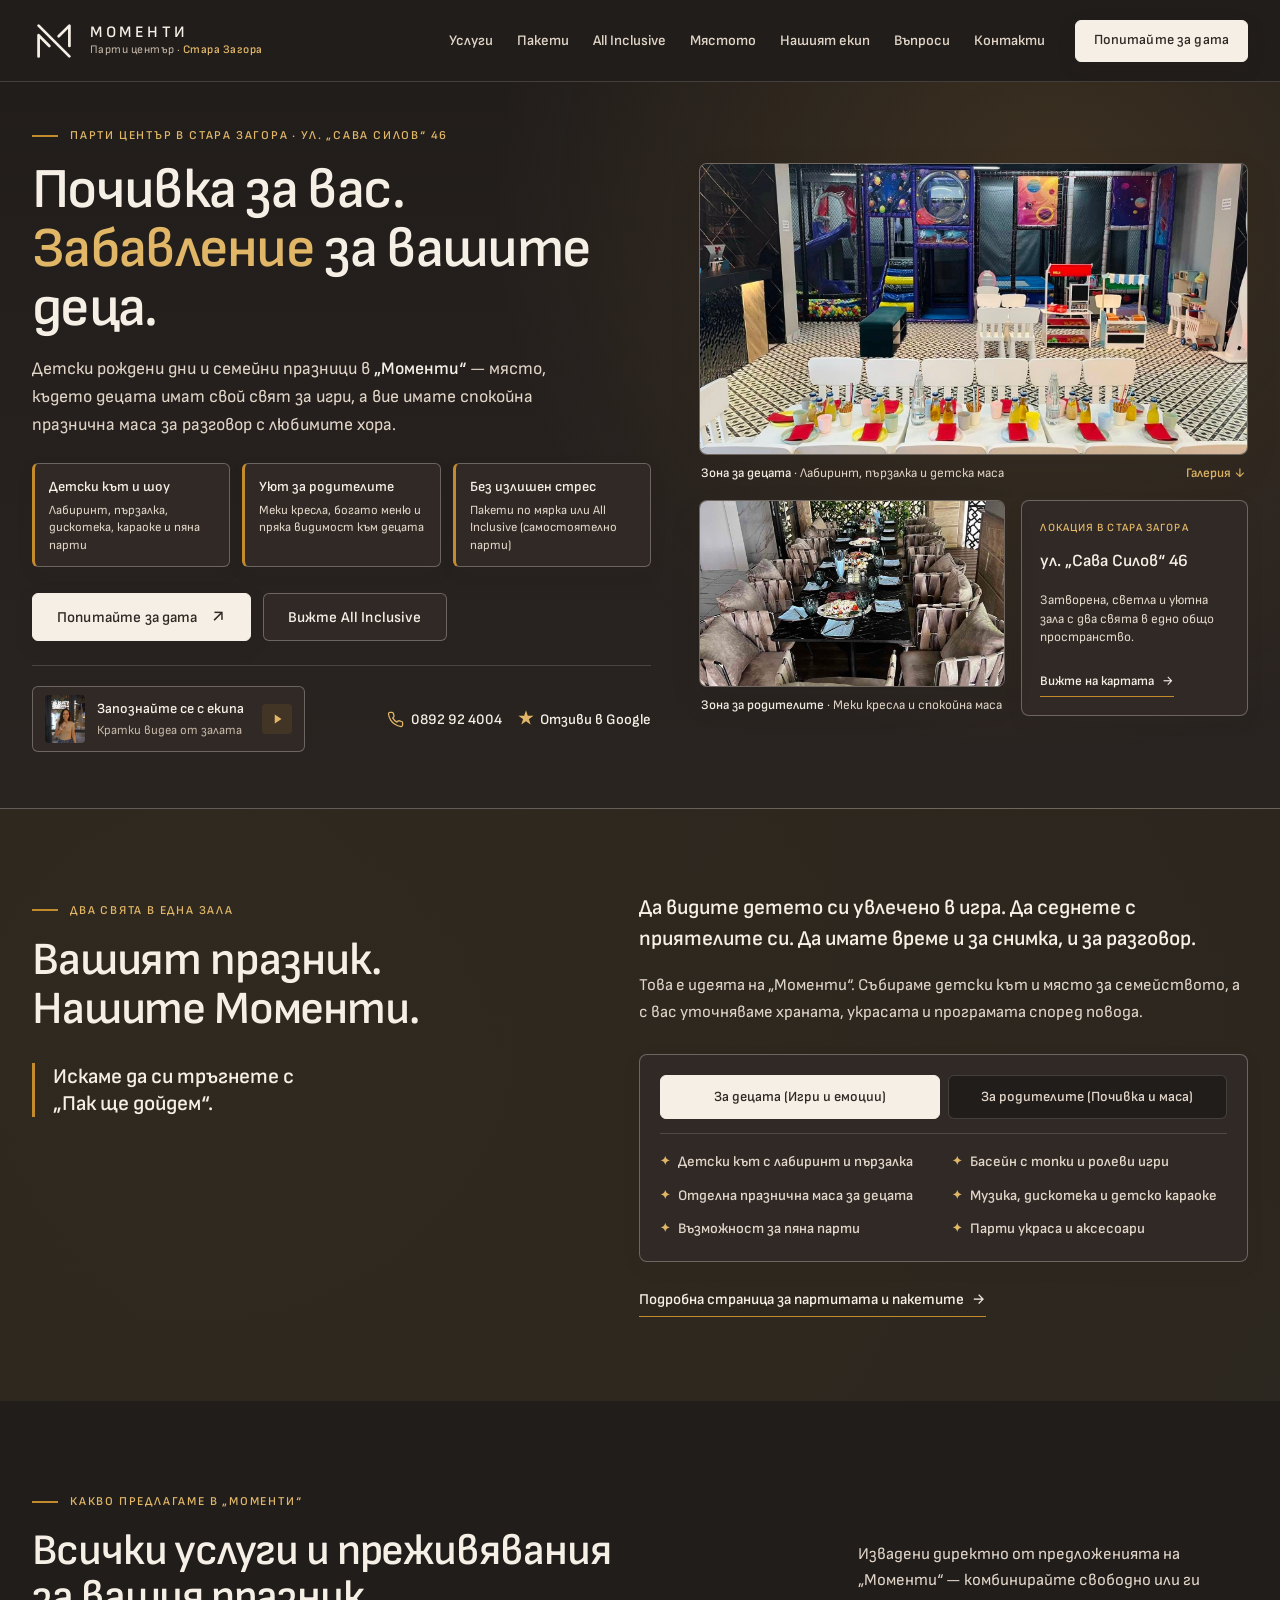
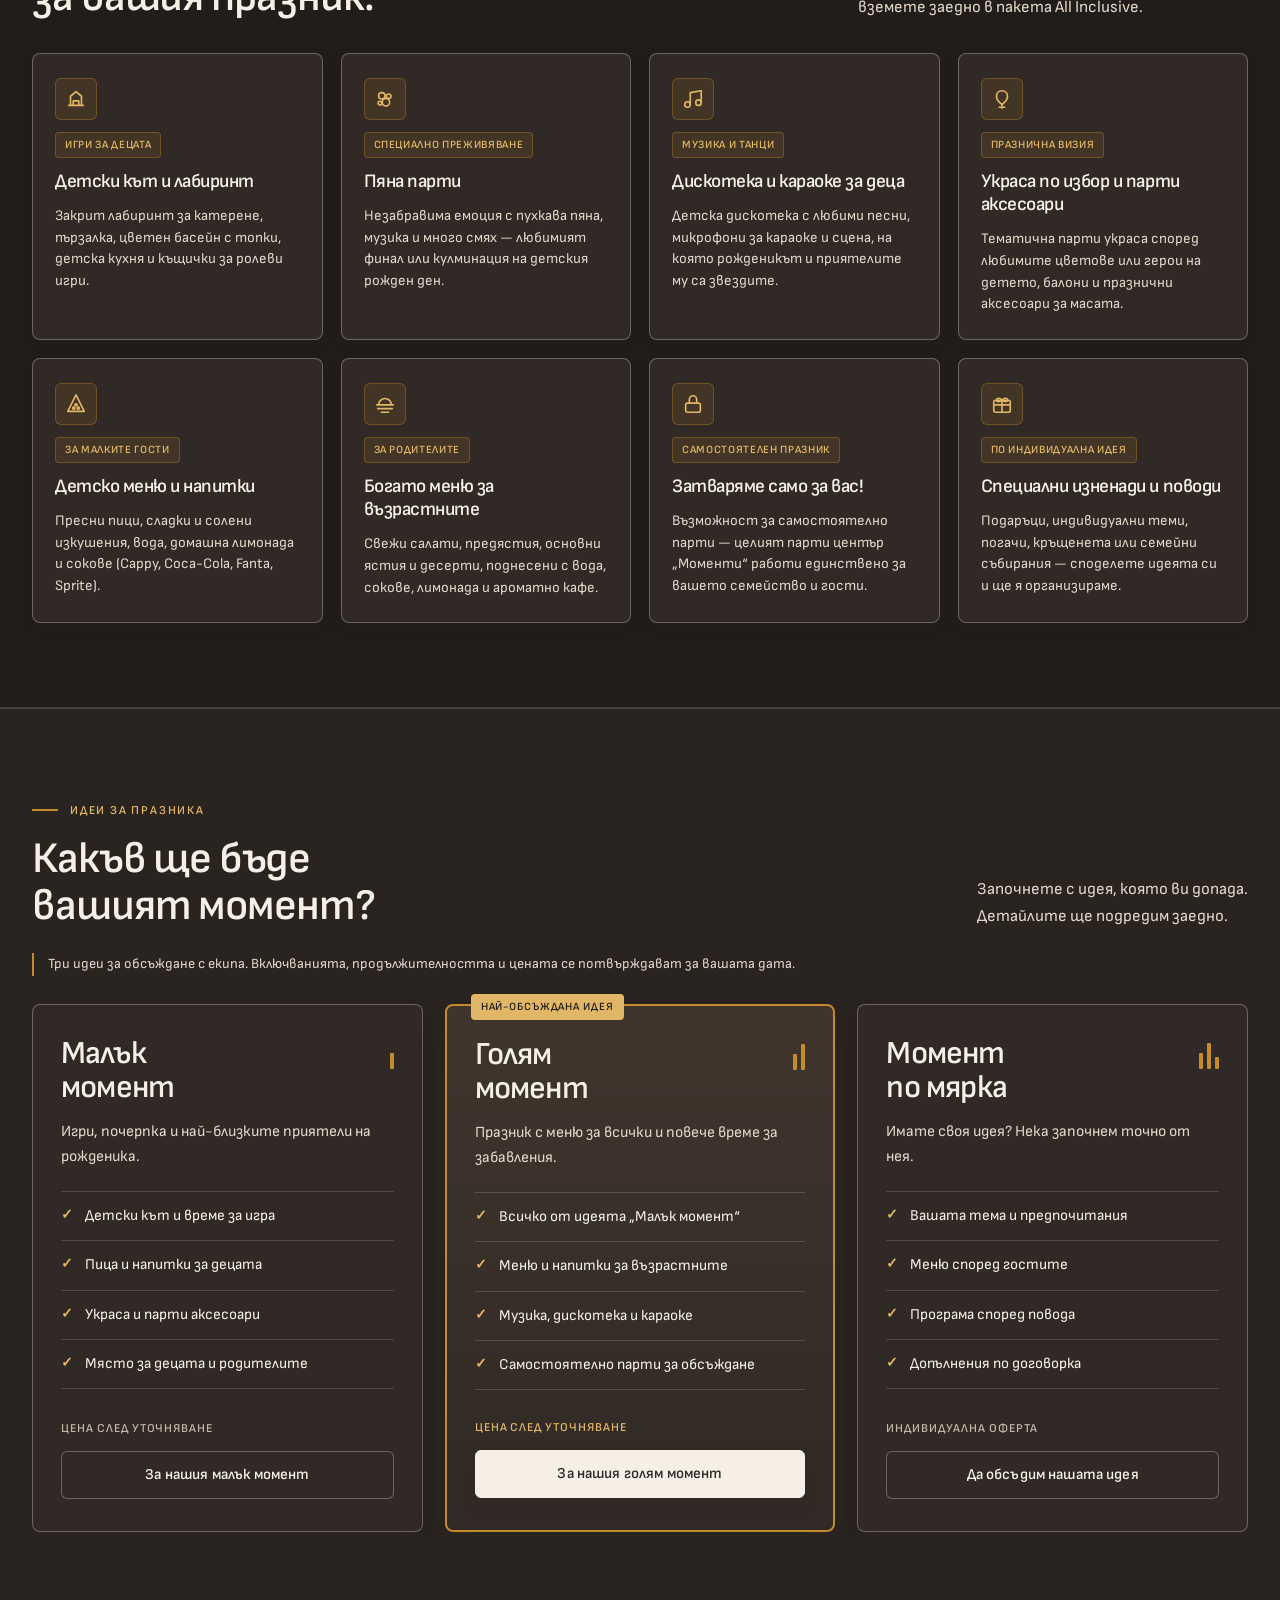
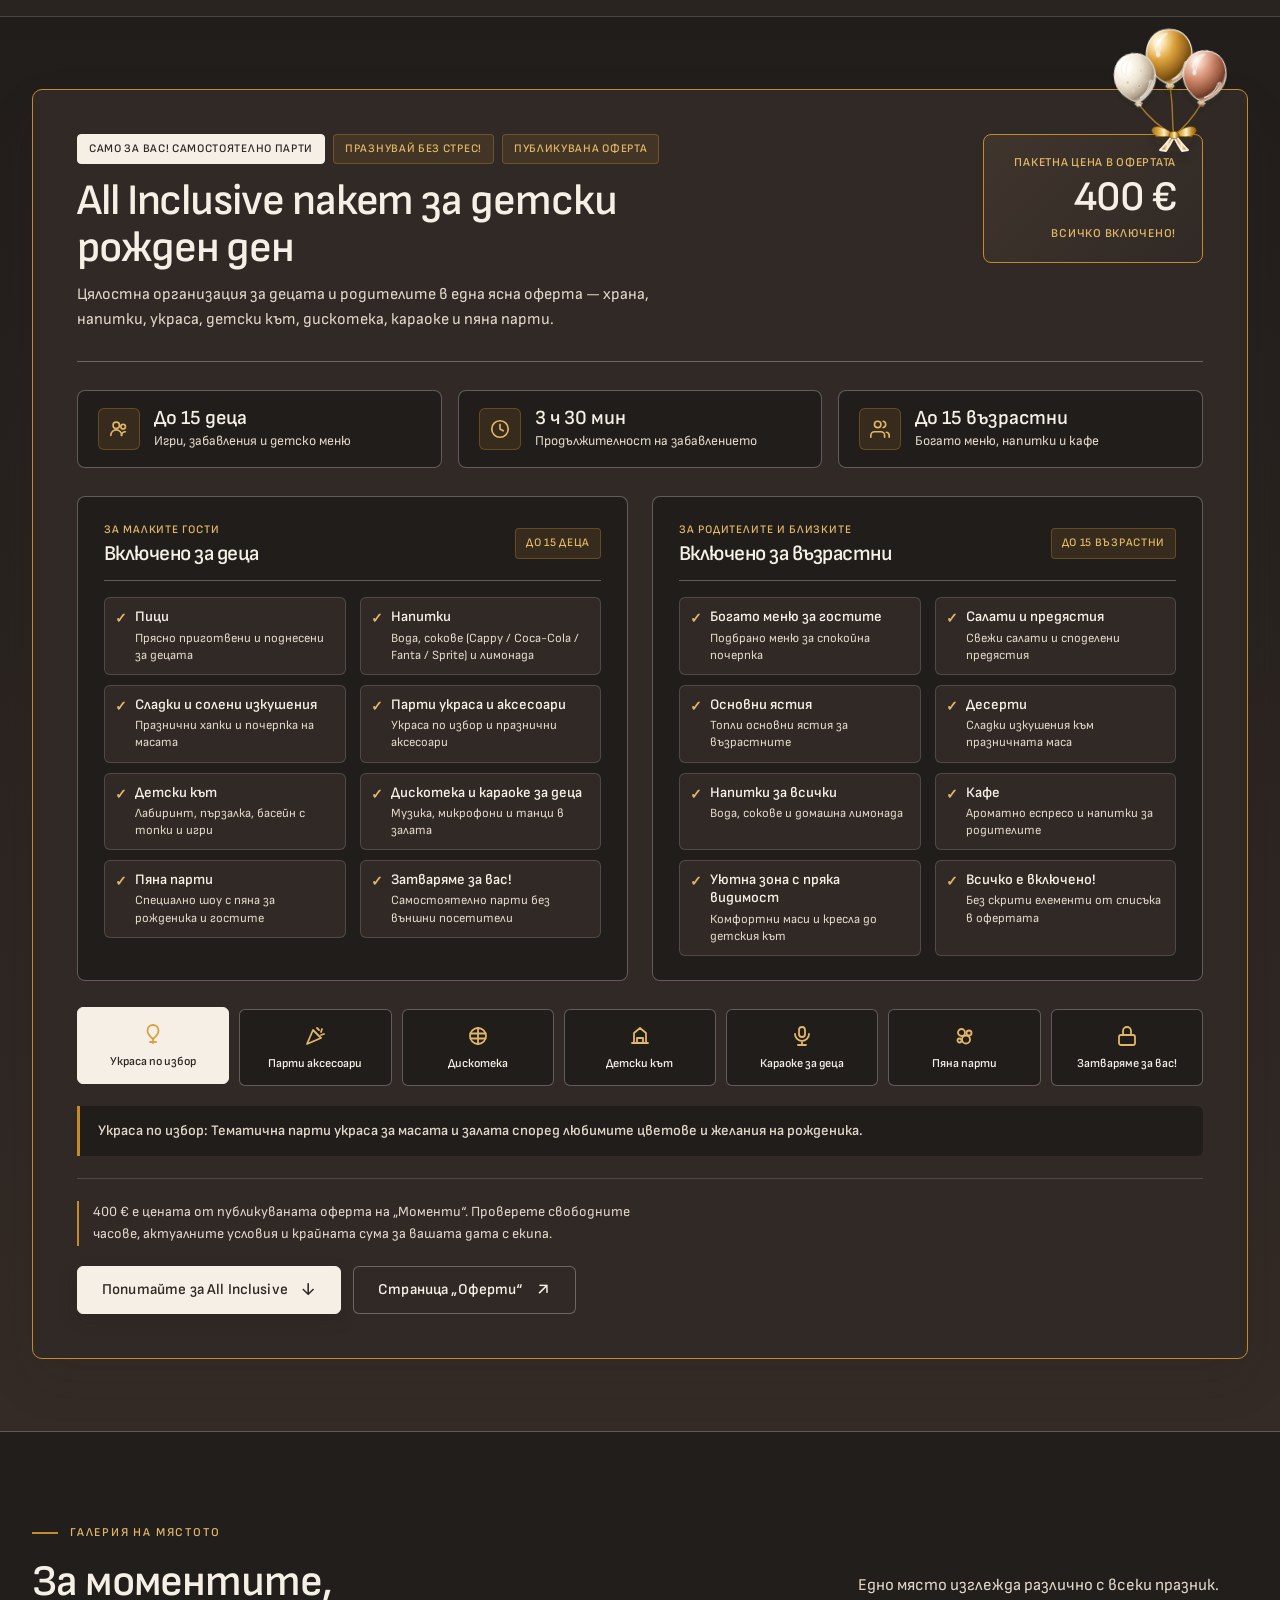
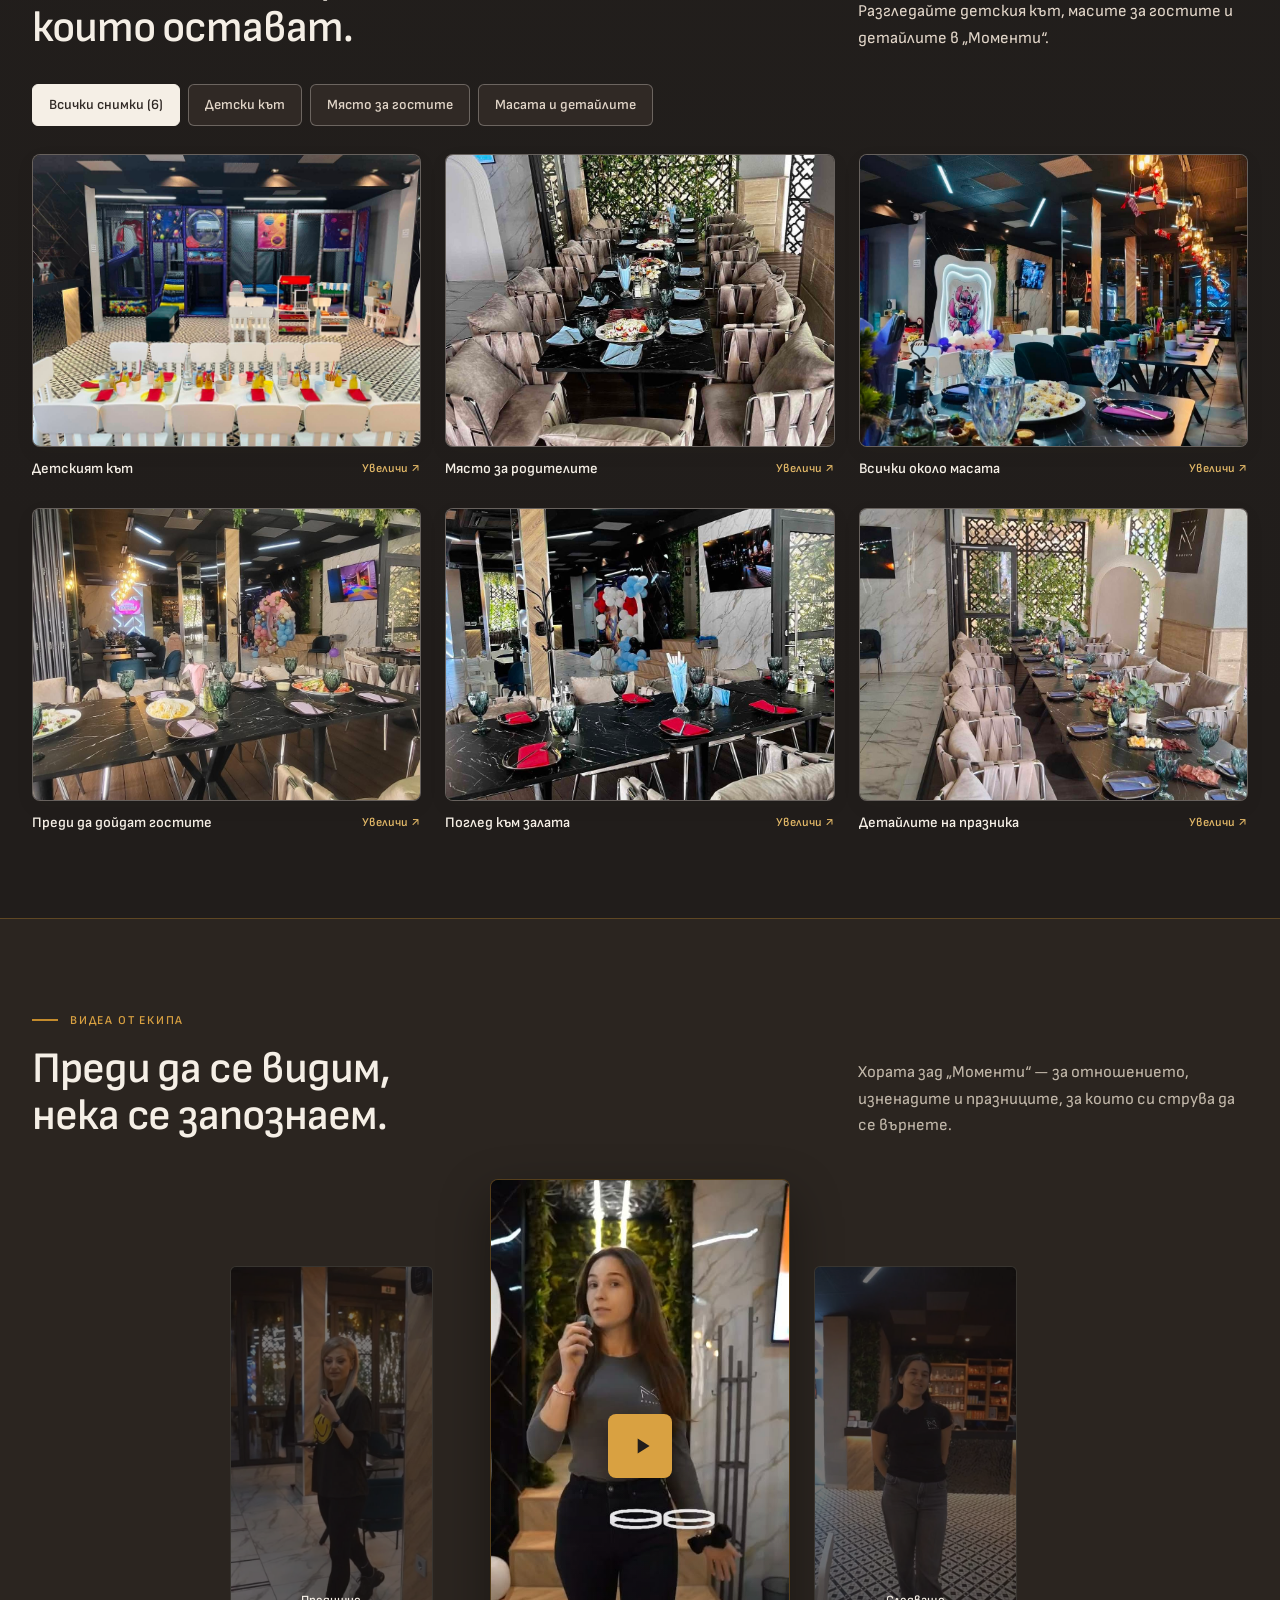
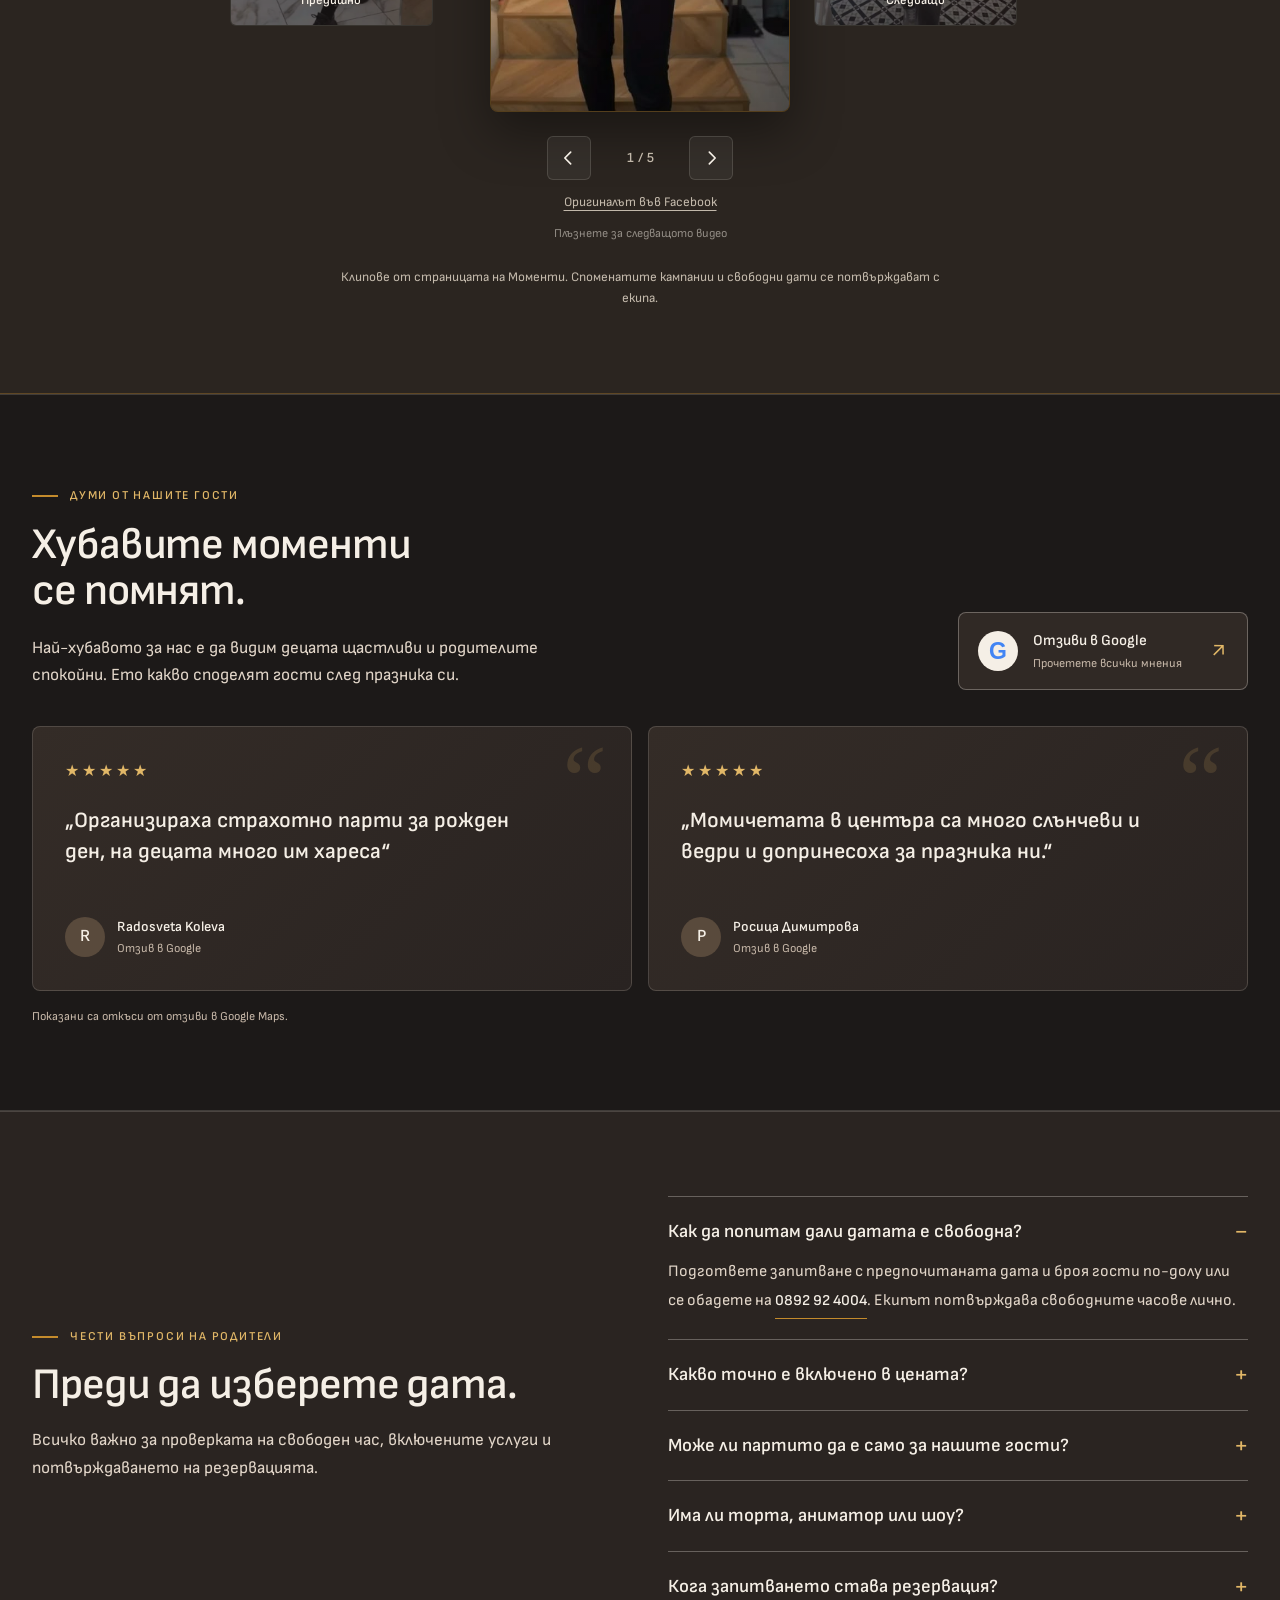
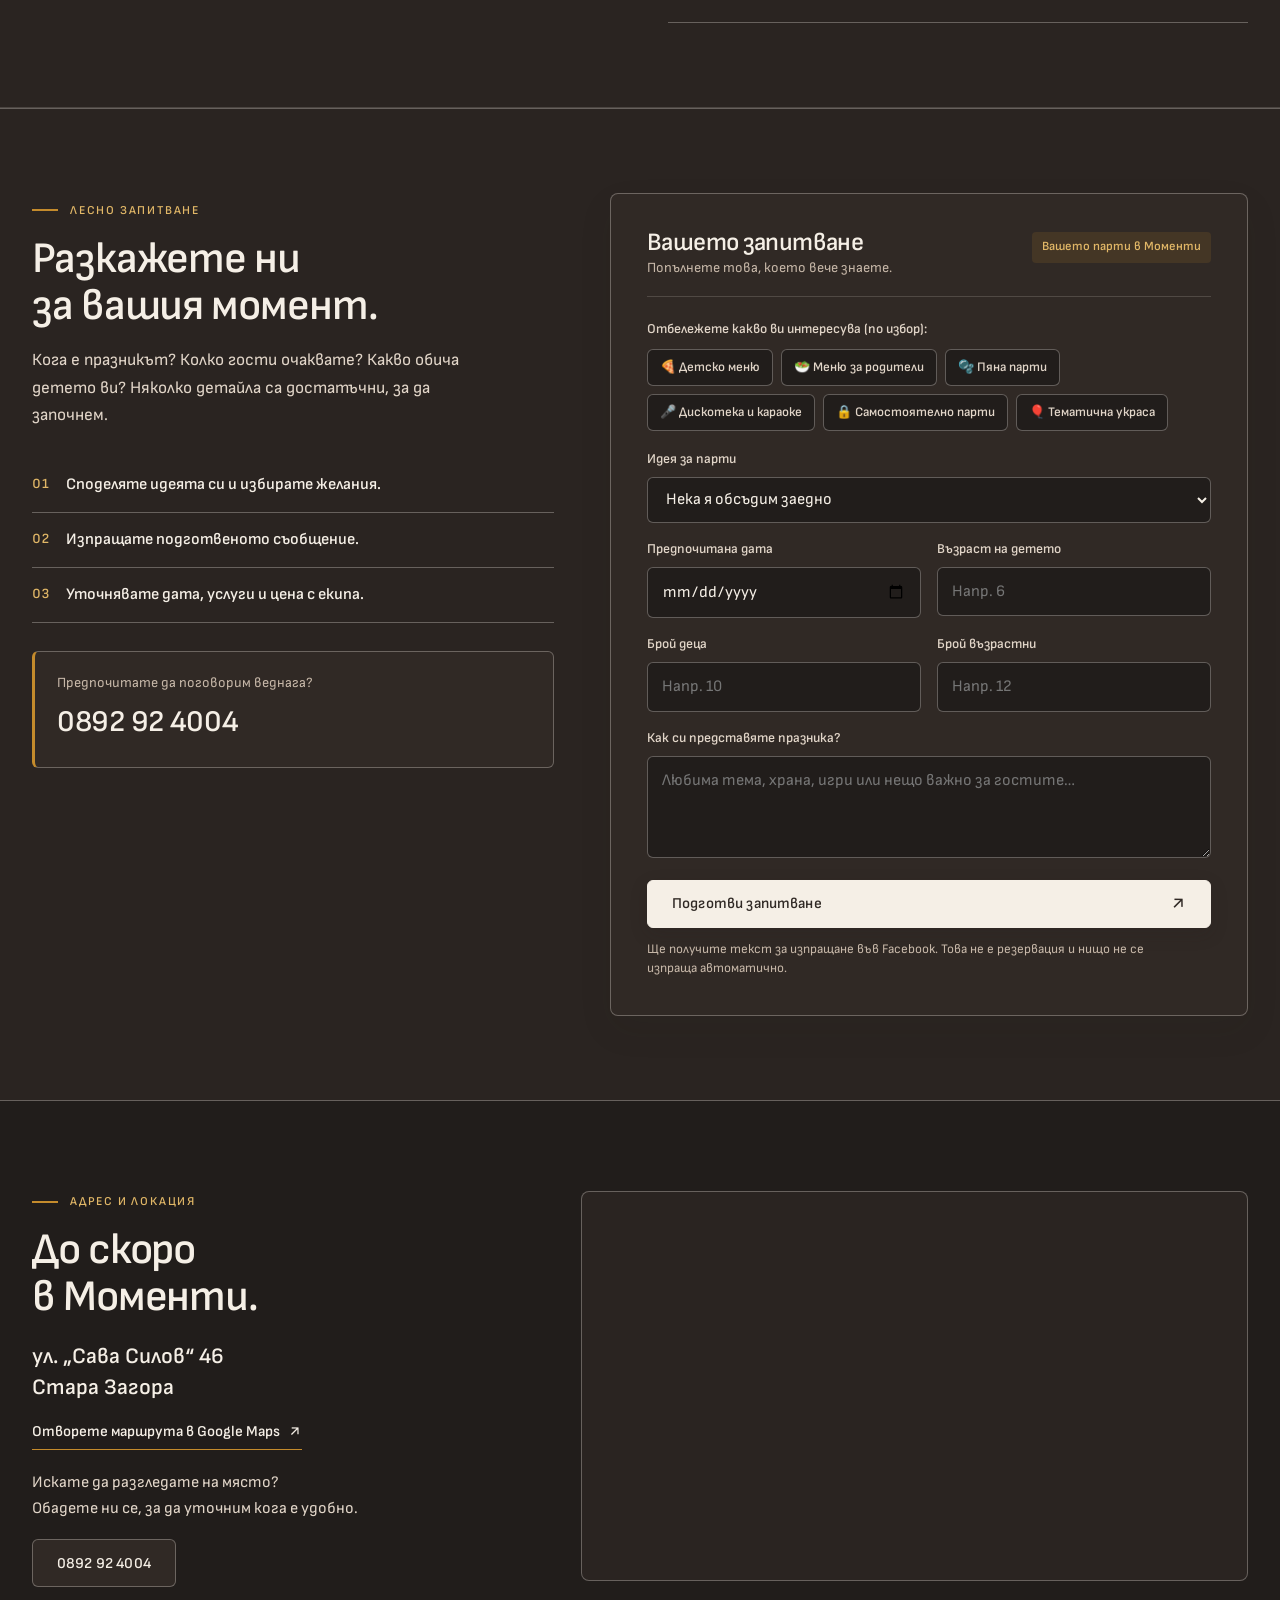
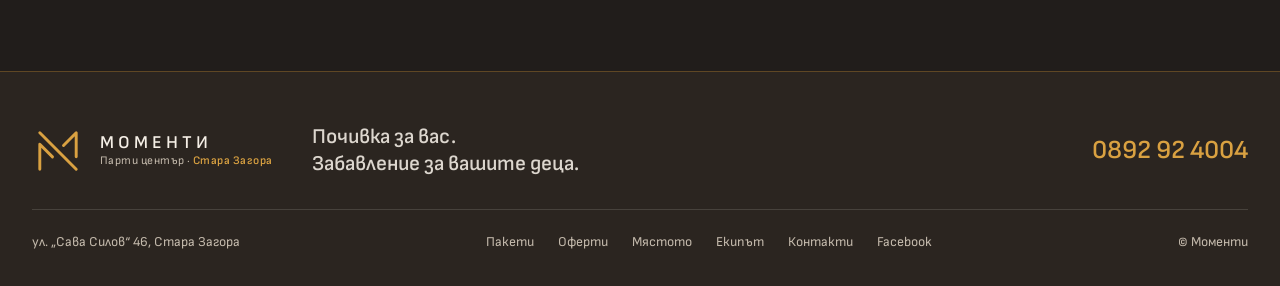
<file: index.html>
<!doctype html>
<html lang="bg">
<head>
<meta charset="utf-8">
<meta name="viewport" content="width=device-width,initial-scale=1">
<meta name="theme-color" content="#211D1B">
<title>Моменти — детски рождени дни в Стара Загора</title>
<meta name="description" content="Почивка за вас. Забавление за вашите деца. Вижте парти център Моменти, идеите за рожден ден, All Inclusive офертата, галерията и отзивите. Стара Загора, ул. Сава Силов 46.">
<link rel="icon" href="global/logo.svg" type="image/svg+xml">
<link rel="stylesheet" href="global/style.css?v=20261122">
<script src="global/main.js?v=20261122" defer></script>
<script type="application/ld+json">{"@context": "https://schema.org", "@type": "LocalBusiness", "name": "Парти център Моменти", "telephone": "+359892924004", "address": {"@type": "PostalAddress", "streetAddress": "ул. Сава Силов 46", "addressLocality": "Стара Загора", "addressCountry": "BG"}, "sameAs": ["https://www.facebook.com/profile.php?id=61556251152077"]}</script>
</head>
<body>
<a class="skip-link" href="#main">Към съдържанието</a>
<header class="site-header">
  <div class="wrap nav">
    <a class="brand" href="index.html" aria-label="Моменти — начало">
      <svg class="brand-logo" viewBox="0 0 80 80" aria-hidden="true">
        <path d="M12 12 L68 68" stroke-width="5"/>
        <path d="M12 68 L12 29.5 L31.5 49" stroke-width="5"/>
        <path d="M48.5 31.5 L68 12 L68 49" stroke-width="5"/>
      </svg>
      <span class="brand-text">
        <span class="brand-name">Моменти</span>
        <span class="brand-sub">Парти център · <b>Стара Загора</b></span>
      </span>
    </a>
    <button class="menu-toggle" aria-expanded="false" aria-controls="nav-links" aria-label="Отвори менюто"><span></span><span></span></button>
    <nav class="nav-links" id="nav-links" aria-label="Основна навигация">
      <a href="#services">Услуги</a>
      <a href="#packages">Пакети</a>
      <a href="#all-inclusive">All Inclusive</a>
      <a href="#gallery">Мястото</a>
      <a href="#our-team">Нашият екип</a>
      <a href="#faq">Въпроси</a>
      <a href="contact/index.html">Контакти</a>
      <a class="button primary nav-cta" href="#plan-party">Попитайте за дата</a>
    </nav>
  </div>
</header>
<main id="main">
  <section class="hero">
    <div class="wrap hero-grid">
      <div class="hero-main">
        <span class="eyebrow">Парти център в Стара Загора · ул. „Сава Силов“ 46</span>
        <h1>Почивка за вас.<br><span class="text-accent">Забавление</span> за вашите деца.</h1>
        <p class="hero-lead">Детски рождени дни и семейни празници в <strong>„Моменти“</strong> — място, където децата имат свой свят за игри, а вие имате спокойна празнична маса за разговор с любимите хора.</p>

        <div class="hero-pillars" aria-label="Основни предимства">
          <div class="hero-pillar">
            <strong>Детски кът и шоу</strong>
            <span>Лабиринт, пързалка, дискотека, караоке и пяна парти</span>
          </div>
          <div class="hero-pillar">
            <strong>Уют за родителите</strong>
            <span>Меки кресла, богато меню и пряка видимост към децата</span>
          </div>
          <div class="hero-pillar">
            <strong>Без излишен стрес</strong>
            <span>Пакети по мярка или All Inclusive (самостоятелно парти)</span>
          </div>
        </div>

        <div class="hero-actions">
          <a class="button primary" href="#plan-party">Попитайте за дата <span aria-hidden="true">↗</span></a>
          <a class="button secondary" href="#all-inclusive">Вижте All Inclusive</a>
        </div>

        <div class="hero-meta-bar">
          <a class="team-peek" href="#our-team" data-play-reel="3">
            <img src="assets/reel-926117303507983.jpg" alt="" width="48" height="58">
            <span><b>Запознайте се с екипа</b><span>Кратки видеа от залата</span></span>
            <svg viewBox="0 0 24 24" aria-hidden="true"><path d="m9 6 9 6-9 6z"/></svg>
          </a>
          <div class="hero-quick-links">
            <a href="tel:+359892924004">
              <svg viewBox="0 0 24 24" aria-hidden="true"><path d="M22 16.9v3a2 2 0 0 1-2.2 2 19.8 19.8 0 0 1-8.6-3.1 19.5 19.5 0 0 1-6-6A19.8 19.8 0 0 1 2.1 4.2 2 2 0 0 1 4.1 2h3a2 2 0 0 1 2 1.7c.1.9.4 1.8.7 2.6a2 2 0 0 1-.5 2.1L8 9.7a16 16 0 0 0 6 6l1.3-1.3a2 2 0 0 1 2.1-.5c.8.3 1.7.6 2.6.7a2 2 0 0 1 2 2.3z"/></svg>
              0892 92 4004
            </a>
            <a href="#reviews"><span class="star-icon" aria-hidden="true">★</span> Отзиви в Google</a>
          </div>
        </div>
      </div>

      <div class="hero-showcase">
        <figure class="hero-photo-primary">
          <a href="#gallery" class="photo-stage">
            <img src="assets/party-hd.jpg" alt="Детският кът в парти център Моменти Стара Загора — лабиринт за катерене, пързалка, басейн с цветни топки, кът за ролеви игри и детска празнична маса" width="1600" height="1200" fetchpriority="high">
          </a>
          <figcaption>
            <span><strong>Зона за децата</strong> · Лабиринт, пързалка и детска маса</span>
            <a href="#gallery">Галерия <span aria-hidden="true">↓</span></a>
          </figcaption>
        </figure>

        <div class="hero-photo-secondary-row">
          <figure class="hero-photo-secondary">
            <a href="#gallery" class="photo-stage">
              <img src="assets/facebook-2.jpg" alt="Място за родителите и гостите в парти център Моменти Стара Загора — дълга празнична маса с удобни меки кресла, естествена светлина и уютна атмосфера" width="1080" height="1351" fetchpriority="high">
            </a>
            <figcaption>
              <span><strong>Зона за родителите</strong> · Меки кресла и спокойна маса</span>
            </figcaption>
          </figure>

          <div class="hero-venue-card">
            <span class="venue-card-kicker">Локация в Стара Загора</span>
            <strong>ул. „Сава Силов“ 46</strong>
            <p>Затворена, светла и уютна зала с два свята в едно общо пространство.</p>
            <a class="text-link" href="#location">Вижте на картата <span aria-hidden="true">→</span></a>
          </div>
        </div>
      </div>
    </div>
  </section>

  <section class="welcome section">
    <div class="wrap welcome-grid">
      <div>
        <span class="eyebrow">Два свята в една зала</span>
        <h2>Вашият празник.<br>Нашите Моменти.</h2>
        <p class="welcome-belief">Искаме да си тръгнете с<br>„Пак ще дойдем“.</p>
      </div>
      <div class="welcome-copy">
        <p>Да видите детето си увлечено в игра. Да седнете с приятелите си. Да имате време и за снимка, и за разговор.</p>
        <p>Това е идеята на „Моменти“. Събираме детски кът и място за семейството, а с вас уточняваме храната, украсата и програмата според повода.</p>

        <div class="worlds-explorer" data-worlds-tabs>
          <div class="worlds-tabs" role="tablist" aria-label="Какво има в залата">
            <button type="button" class="world-tab" role="tab" aria-selected="true" data-world="kids">За децата (Игри и емоции)</button>
            <button type="button" class="world-tab" role="tab" aria-selected="false" data-world="parents">За родителите (Почивка и маса)</button>
          </div>
          <div class="world-panel" data-world-panel="kids">
            <ul>
              <li>Детски кът с лабиринт и пързалка</li>
              <li>Басейн с топки и ролеви игри</li>
              <li>Отделна празнична маса за децата</li>
              <li>Музика, дискотека и детско караоке</li>
              <li>Възможност за пяна парти</li>
              <li>Парти украса и аксесоари</li>
            </ul>
          </div>
          <div class="world-panel" data-world-panel="parents" hidden>
            <ul>
              <li>Дълги празнични маси с меки кресла</li>
              <li>Пряка видимост към детския кът</li>
              <li>Меню със салати, основни и плата</li>
              <li>Кафе, лимонада, сокове и напитки</li>
              <li>Възможност за самостоятелно парти</li>
              <li>Спокойна обстановка за разговор</li>
            </ul>
          </div>
        </div>

        <a class="text-link" href="parties/index.html">Подробна страница за партитата и пакетите <span aria-hidden="true">→</span></a>
      </div>
    </div>
  </section>

  <section class="section services-section" id="services">
    <div class="wrap">
      <div class="section-heading">
        <div>
          <span class="eyebrow">Какво предлагаме в „Моменти“</span>
          <h2>Всички услуги и преживявания<br>за вашия празник.</h2>
        </div>
        <p>Извадени директно от предложенията на „Моменти“ — комбинирайте свободно или ги вземете заедно в пакета All Inclusive.</p>
      </div>

      <div class="services-grid">
        <article class="service-card">
          <div class="service-icon" aria-hidden="true">
            <svg viewBox="0 0 24 24"><path d="M4 19h16M6 19V9l6-5 6 5v10M9 19v-5h6v5"/></svg>
          </div>
          <span class="service-tag">Игри за децата</span>
          <h3>Детски кът и лабиринт</h3>
          <p>Закрит лабиринт за катерене, пързалка, цветен басейн с топки, детска кухня и къщички за ролеви игри.</p>
        </article>

        <article class="service-card">
          <div class="service-icon" aria-hidden="true">
            <svg viewBox="0 0 24 24"><circle cx="8.5" cy="8.5" r="3.5"/><circle cx="16" cy="9" r="2.5"/><circle cx="13" cy="15.5" r="4"/><circle cx="6.5" cy="16.5" r="2"/></svg>
          </div>
          <span class="service-tag">Специално преживяване</span>
          <h3>Пяна парти</h3>
          <p>Незабравима емоция с пухкава пяна, музика и много смях — любимият финал или кулминация на детския рожден ден.</p>
        </article>

        <article class="service-card">
          <div class="service-icon" aria-hidden="true">
            <svg viewBox="0 0 24 24"><path d="M9 18V5l12-2v13"/><circle cx="6" cy="18" r="3"/><circle cx="18" cy="16" r="3"/></svg>
          </div>
          <span class="service-tag">Музика и танци</span>
          <h3>Дискотека и караоке за деца</h3>
          <p>Детска дискотека с любими песни, микрофони за караоке и сцена, на която рожденикът и приятелите му са звездите.</p>
        </article>

        <article class="service-card">
          <div class="service-icon" aria-hidden="true">
            <svg viewBox="0 0 24 24"><path d="M12 3c3.5 0 6 2.7 6 6.2 0 4.2-6 8.8-6 8.8S6 13.4 6 9.2C6 5.7 8.5 3 12 3z"/><path d="M12 18v4M9 21h6"/></svg>
          </div>
          <span class="service-tag">Празнична визия</span>
          <h3>Украса по избор и парти аксесоари</h3>
          <p>Тематична парти украса според любимите цветове или герои на детето, балони и празнични аксесоари за масата.</p>
        </article>

        <article class="service-card">
          <div class="service-icon" aria-hidden="true">
            <svg viewBox="0 0 24 24"><path d="M12 2L3 20h18L12 2z"/><circle cx="12" cy="13" r="1.2"/><circle cx="9.5" cy="16.5" r="1.2"/><circle cx="14.5" cy="16.5" r="1.2"/></svg>
          </div>
          <span class="service-tag">За малките гости</span>
          <h3>Детско меню и напитки</h3>
          <p>Пресни пици, сладки и солени изкушения, вода, домашна лимонада и сокове (Cappy, Coca-Cola, Fanta, Sprite).</p>
        </article>

        <article class="service-card">
          <div class="service-icon" aria-hidden="true">
            <svg viewBox="0 0 24 24"><path d="M3 13h18M5 13a7 7 0 0 1 14 0M4 17h16M8 21h8"/></svg>
          </div>
          <span class="service-tag">За родителите</span>
          <h3>Богато меню за възрастните</h3>
          <p>Свежи салати, предястия, основни ястия и десерти, поднесени с вода, сокове, лимонада и ароматно кафе.</p>
        </article>

        <article class="service-card">
          <div class="service-icon" aria-hidden="true">
            <svg viewBox="0 0 24 24"><rect x="4" y="11" width="16" height="10" rx="2"/><path d="M8 11V7a4 4 0 0 1 8 0v4"/></svg>
          </div>
          <span class="service-tag">Самостоятелен празник</span>
          <h3>Затваряме само за вас!</h3>
          <p>Възможност за самостоятелно парти — целият парти център „Моменти“ работи единствено за вашето семейство и гости.</p>
        </article>

        <article class="service-card">
          <div class="service-icon" aria-hidden="true">
            <svg viewBox="0 0 24 24"><rect x="3" y="8" width="18" height="13" rx="2"/><path d="M12 8v13M3 13h18M12 8c-2-3-6-3-6 0s6 0 6 0zm0 0c2-3 6-3 6 0s-6 0-6 0z"/></svg>
          </div>
          <span class="service-tag">По индивидуална идея</span>
          <h3>Специални изненади и поводи</h3>
          <p>Подаръци, индивидуални теми, погачи, кръщенета или семейни събирания — споделете идеята си и ще я организираме.</p>
        </article>
      </div>
    </div>
  </section>

  <section class="section packages" id="packages">
    <div class="wrap">
      <div class="section-heading">
        <div>
          <span class="eyebrow">Идеи за празника</span>
          <h2>Какъв ще бъде<br>вашият момент?</h2>
        </div>
        <p>Започнете с идея, която ви допада.<br>Детайлите ще подредим заедно.</p>
      </div>
      <p class="package-note">Три идеи за обсъждане с екипа. Включванията, продължителността и цената се потвърждават за вашата дата.</p>
      <div class="package-grid">
        <article class="package">
          <div class="package-name">
            <span class="package-mark" aria-hidden="true"><i></i></span>
            <h3>Малък<br>момент</h3>
          </div>
          <p class="package-intro">Игри, почерпка и най-близките приятели на рожденика.</p>
          <ul class="package-items">
            <li>Детски кът и време за игра</li>
            <li>Пица и напитки за децата</li>
            <li>Украса и парти аксесоари</li>
            <li>Място за децата и родителите</li>
          </ul>
          <div class="package-bottom">
            <p>Цена след уточняване</p>
            <a class="button secondary" href="#plan-party" data-package="Малък момент">За нашия малък момент</a>
          </div>
        </article>
        <article class="package package-featured">
          <div class="package-name">
            <span class="package-mark" aria-hidden="true"><i></i><i></i></span>
            <h3>Голям<br>момент</h3>
          </div>
          <p class="package-intro">Празник с меню за всички и повече време за забавления.</p>
          <ul class="package-items">
            <li>Всичко от идеята „Малък момент“</li>
            <li>Меню и напитки за възрастните</li>
            <li>Музика, дискотека и караоке</li>
            <li>Самостоятелно парти за обсъждане</li>
          </ul>
          <div class="package-bottom">
            <p>Цена след уточняване</p>
            <a class="button primary" href="#plan-party" data-package="Голям момент">За нашия голям момент</a>
          </div>
        </article>
        <article class="package">
          <div class="package-name">
            <span class="package-mark bespoke" aria-hidden="true"><i></i><i></i><i></i></span>
            <h3>Момент<br>по мярка</h3>
          </div>
          <p class="package-intro">Имате своя идея? Нека започнем точно от нея.</p>
          <ul class="package-items">
            <li>Вашата тема и предпочитания</li>
            <li>Меню според гостите</li>
            <li>Програма според повода</li>
            <li>Допълнения по договорка</li>
          </ul>
          <div class="package-bottom">
            <p>Индивидуална оферта</p>
            <a class="button secondary" href="#plan-party" data-package="Момент по мярка">Да обсъдим нашата идея</a>
          </div>
        </article>
      </div>
    </div>
  </section>

  <section class="offer-strip" id="all-inclusive">
    <div class="wrap" style="position:relative;z-index:2">
      <div class="all-inc-board">
        <div class="all-inc-top">
          <div class="all-inc-title-wrap">
            <div class="all-inc-badges-top">
              <span class="all-inc-tag primary-tag">Само за вас! Самостоятелно парти</span>
              <span class="all-inc-tag">Празнувай без стрес!</span>
              <span class="all-inc-tag">Публикувана оферта</span>
            </div>
            <h2>All Inclusive пакет за детски рожден ден</h2>
            <p class="all-inc-sub">Цялостна организация за децата и родителите в една ясна оферта — храна, напитки, украса, детски кът, дискотека, караоке и пяна парти.</p>
          </div>
          <div class="all-inc-price-box" data-tethered-balloons>
            <span class="price-label">Пакетна цена в офертата</span>
            <strong>400 €</strong>
            <span class="price-sub">Всичко включено!</span>
          </div>
        </div>

        <div class="all-inc-metrics" aria-label="Основни параметри на пакета">
          <div class="all-inc-metric">
            <div class="metric-icon" aria-hidden="true">
              <svg viewBox="0 0 24 24"><circle cx="9" cy="8" r="3.5"/><circle cx="16.5" cy="9.5" r="2.5"/><path d="M3 19c0-3.3 2.7-6 6-6s6 2.7 6 6"/><path d="M14.5 19c.4-2.3 2.2-4 4.5-4"/></svg>
            </div>
            <div class="metric-text">
              <strong>До 15 деца</strong>
              <span>Игри, забавления и детско меню</span>
            </div>
          </div>
          <div class="all-inc-metric">
            <div class="metric-icon" aria-hidden="true">
              <svg viewBox="0 0 24 24"><circle cx="12" cy="12" r="9"/><path d="M12 7v5l3.5 2"/></svg>
            </div>
            <div class="metric-text">
              <strong>3 ч 30 мин</strong>
              <span>Продължителност на забавлението</span>
            </div>
          </div>
          <div class="all-inc-metric">
            <div class="metric-icon" aria-hidden="true">
              <svg viewBox="0 0 24 24"><path d="M17 21v-2a4 4 0 0 0-4-4H6a4 4 0 0 0-4 4v2"/><circle cx="9.5" cy="7" r="3.5"/><path d="M22 21v-2a3.5 3.5 0 0 0-3-3.45M15.5 3.6a3.5 3.5 0 0 1 0 6.8"/></svg>
            </div>
            <div class="metric-text">
              <strong>До 15 възрастни</strong>
              <span>Богато меню, напитки и кафе</span>
            </div>
          </div>
        </div>

        <div class="all-inc-columns">
          <div class="all-inc-col">
            <div class="all-inc-col-head">
              <div>
                <span>За малките гости</span>
                <h3>Включено за деца</h3>
              </div>
              <span class="col-badge">до 15 деца</span>
            </div>
            <ul class="all-inc-list">
              <li><strong>Пици</strong><span>Прясно приготвени и поднесени за децата</span></li>
              <li><strong>Напитки</strong><span>Вода, сокове (Cappy / Coca-Cola / Fanta / Sprite) и лимонада</span></li>
              <li><strong>Сладки и солени изкушения</strong><span>Празнични хапки и почерпка на масата</span></li>
              <li><strong>Парти украса и аксесоари</strong><span>Украса по избор и празнични аксесоари</span></li>
              <li><strong>Детски кът</strong><span>Лабиринт, пързалка, басейн с топки и игри</span></li>
              <li><strong>Дискотека и караоке за деца</strong><span>Музика, микрофони и танци в залата</span></li>
              <li><strong>Пяна парти</strong><span>Специално шоу с пяна за рожденика и гостите</span></li>
              <li><strong>Затваряме за вас!</strong><span>Самостоятелно парти без външни посетители</span></li>
            </ul>
          </div>

          <div class="all-inc-col">
            <div class="all-inc-col-head">
              <div>
                <span>За родителите и близките</span>
                <h3>Включено за възрастни</h3>
              </div>
              <span class="col-badge">до 15 възрастни</span>
            </div>
            <ul class="all-inc-list">
              <li><strong>Богато меню за гостите</strong><span>Подбрано меню за спокойна почерпка</span></li>
              <li><strong>Салати и предястия</strong><span>Свежи салати и споделени предястия</span></li>
              <li><strong>Основни ястия</strong><span>Топли основни ястия за възрастните</span></li>
              <li><strong>Десерти</strong><span>Сладки изкушения към празничната маса</span></li>
              <li><strong>Напитки за всички</strong><span>Вода, сокове и домашна лимонада</span></li>
              <li><strong>Кафе</strong><span>Ароматно еспресо и напитки за родителите</span></li>
              <li><strong>Уютна зона с пряка видимост</strong><span>Комфортни маси и кресла до детския кът</span></li>
              <li><strong>Всичко е включено!</strong><span>Без скрити елементи от списъка в офертата</span></li>
            </ul>
          </div>
        </div>

        <div class="all-inc-icons-bar" role="group" aria-label="Детайли за 7-те акцента в пакета (натиснете за описание)">
          <button type="button" class="all-inc-icon-btn is-active" data-detail="Украса по избор: Тематична парти украса за масата и залата според любимите цветове и желания на рожденика.">
            <svg viewBox="0 0 24 24"><path d="M12 3c3.3 0 5.5 2.5 5.5 5.8 0 3.9-5.5 8.2-5.5 8.2S6.5 12.7 6.5 8.8C6.5 5.5 8.7 3 12 3z"/><path d="M12 17v4M9 20h6"/></svg>
            <span>Украса по избор</span>
          </button>
          <button type="button" class="all-inc-icon-btn" data-detail="Парти аксесоари: Празнични шапки, табелки, свирки и аксесоари за снимки и настроение около масата.">
            <svg viewBox="0 0 24 24"><path d="M4 20L10 6l8 8-14 6z"/><path d="M14 4l2 2M19 5l-1 3M18 11l3-1"/></svg>
            <span>Парти аксесоари</span>
          </button>
          <button type="button" class="all-inc-icon-btn" data-detail="Дискотека: Детска музикална програма със светлини и любими хитове за танци и игри.">
            <svg viewBox="0 0 24 24"><circle cx="12" cy="12" r="8"/><path d="M4.5 9.5h15M4.5 14.5h15M12 4v16"/></svg>
            <span>Дискотека</span>
          </button>
          <button type="button" class="all-inc-icon-btn" data-detail="Детски кът: Пълен достъп за 3 ч 30 мин до лабиринта, пързалката, басейна с топки и къщичките за игра.">
            <svg viewBox="0 0 24 24"><path d="M4 19h16M6 19V9l6-5 6 5v10M9 19v-5h6v5"/></svg>
            <span>Детски кът</span>
          </button>
          <button type="button" class="all-inc-icon-btn" data-detail="Караоке за деца: Микрофони и любими детски и популярни песни, за да пеят децата заедно.">
            <svg viewBox="0 0 24 24"><rect x="9" y="3" width="6" height="10" rx="3"/><path d="M5 10a7 7 0 0 0 14 0M12 17v4M8 21h8"/></svg>
            <span>Караоке за деца</span>
          </button>
          <button type="button" class="all-inc-icon-btn" data-detail="Пяна парти: Включено истинско пяна парти за децата — едно от най-обичаните преживявания в Моменти.">
            <svg viewBox="0 0 24 24"><circle cx="8.5" cy="8.5" r="3.5"/><circle cx="16" cy="9" r="2.5"/><circle cx="13" cy="15.5" r="4"/><circle cx="6.5" cy="16.5" r="2"/></svg>
            <span>Пяна парти</span>
          </button>
          <button type="button" class="all-inc-icon-btn" data-detail="Затваряме за вас!: Самостоятелно парти — целият център е запазен само за вашите гости по време на празника.">
            <svg viewBox="0 0 24 24"><rect x="4" y="11" width="16" height="10" rx="2"/><path d="M8 11V7a4 4 0 0 1 8 0v4"/></svg>
            <span>Затваряме за вас!</span>
          </button>
        </div>

        <div class="inclusion-detail-box" id="inclusion-detail-output" role="status" aria-live="polite" style="margin-top:0;margin-bottom:22px">
          Украса по избор: Тематична парти украса за масата и залата според любимите цветове и желания на рожденика.
        </div>

        <div class="all-inc-footer">
          <p class="package-note">400 € е цената от публикуваната оферта на „Моменти“. Проверете свободните часове, актуалните условия и крайната сума за вашата дата с екипа.</p>
          <div class="hero-actions" style="margin-top:0">
            <a class="button primary" href="#plan-party" data-package="All Inclusive">Попитайте за All Inclusive <span aria-hidden="true">↓</span></a>
            <a class="button secondary" href="offers/index.html">Страница „Оферти“ <span aria-hidden="true">↗</span></a>
          </div>
        </div>
      </div>
    </div>
  </section>

  <section class="section" id="gallery">
    <div class="wrap">
      <div class="section-heading">
        <div>
          <span class="eyebrow">Галерия на мястото</span>
          <h2>За моментите,<br>които остават.</h2>
        </div>
        <p>Едно място изглежда различно с всеки празник. Разгледайте детския кът, масите за гостите и детайлите в „Моменти“.</p>
      </div>

      <div class="gallery-filters" role="tablist" aria-label="Филтрирай снимките">
        <button type="button" class="filter-tab" role="tab" aria-selected="true" data-filter="all">Всички снимки (6)</button>
        <button type="button" class="filter-tab" role="tab" aria-selected="false" data-filter="kids">Детски кът</button>
        <button type="button" class="filter-tab" role="tab" aria-selected="false" data-filter="parents">Място за гостите</button>
        <button type="button" class="filter-tab" role="tab" aria-selected="false" data-filter="table">Масата и детайлите</button>
      </div>

      <div class="gallery-grid" data-filter-grid>
        <figure data-category="kids">
          <button type="button" data-lightbox aria-label="Увеличи снимката: Детският кът">
            <img src="assets/party-hd.jpg" width="1600" height="1200" alt="Детски кът с пързалка, басейн с топки и маса за празнуване" loading="lazy">
          </button>
          <figcaption>Детският кът</figcaption>
        </figure>
        <figure data-category="parents">
          <button type="button" data-lightbox aria-label="Увеличи снимката: Място за родителите">
            <img src="assets/facebook-2.jpg" width="1080" height="1351" alt="Празнична маса с кресла, зеленина и прозорци в Моменти" loading="lazy">
          </button>
          <figcaption>Място за родителите</figcaption>
        </figure>
        <figure data-category="table">
          <button type="button" data-lightbox aria-label="Увеличи снимката: Всички около масата">
            <img src="assets/venue-hd.jpg" width="1200" height="1600" alt="Дълга празнична маса с подредени чинии, чаши и храна" loading="lazy">
          </button>
          <figcaption>Всички около масата</figcaption>
        </figure>
        <figure data-category="parents">
          <button type="button" data-lightbox aria-label="Увеличи снимката: Преди да дойдат гостите">
            <img src="assets/facebook-1.jpg" width="1080" height="1351" alt="Подредени маси с празнични аксесоари и изглед към залата" loading="lazy">
          </button>
          <figcaption>Преди да дойдат гостите</figcaption>
        </figure>
        <figure data-category="parents">
          <button type="button" data-lightbox aria-label="Увеличи снимката: Поглед към залата">
            <img src="assets/facebook-3.jpg" width="1080" height="1351" alt="Маси и кресла в залата на Моменти с украса в дъното" loading="lazy">
          </button>
          <figcaption>Поглед към залата</figcaption>
        </figure>
        <figure data-category="table">
          <button type="button" data-lightbox aria-label="Увеличи снимката: Детайлите на празника">
            <img src="assets/facebook-4.jpg" width="1080" height="1351" alt="Маса за гости със сервирана храна и празнични аксесоари" loading="lazy">
          </button>
          <figcaption>Детайлите на празника</figcaption>
        </figure>
      </div>
    </div>
  </section>

  <section class="reels-section section" id="our-team">
    <div class="wrap">
      <div class="section-heading">
        <div>
          <span class="eyebrow">Видеа от екипа</span>
          <h2>Преди да се видим,<br>нека се запознаем.</h2>
        </div>
        <p>Хората зад „Моменти“ — за отношението, изненадите и празниците, за които си струва да се върнете.</p>
      </div>
      <div class="carousel" data-reels="1612232667048642,1645007036826260,1484934813285538,926117303507983,1515124636897761"></div>
      <p class="video-context">Клипове от страницата на Моменти. Споменатите кампании и свободни дати се потвърждават с екипа.</p>
    </div>
  </section>

  <section class="reviews section" id="reviews">
    <div class="wrap">
      <div class="reviews-intro">
        <div>
          <span class="eyebrow">Думи от нашите гости</span>
          <h2>Хубавите моменти<br>се помнят.</h2>
          <p>Най-хубавото за нас е да видим децата щастливи и родителите спокойни. Ето какво споделят гости след празника си.</p>
        </div>
        <a class="reviews-google-link" href="https://www.google.com/maps/place/%D0%9C%D0%BE%D0%BC%D0%B5%D0%BD%D1%82%D0%B8/data=!4m2!3m1!1s0x40a869000d6f51a1:0x9fa2c1917d24e116" target="_blank" rel="noopener">
          <span class="google-mark" aria-hidden="true">G</span>
          <span><strong>Отзиви в Google</strong><small>Прочетете всички мнения</small></span>
          <span class="reviews-link-arrow" aria-hidden="true">↗</span>
        </a>
      </div>
      <div class="review-quotes" aria-label="Отзиви от гости">
        <figure>
          <span class="review-quote-mark" aria-hidden="true">“</span>
          <span class="review-stars" aria-label="5 от 5 звезди">★★★★★</span>
          <blockquote>„Организираха страхотно парти за рожден ден, на децата много им хареса“</blockquote>
          <figcaption><span class="review-avatar" aria-hidden="true">R</span><span><strong>Radosveta Koleva</strong><small>Отзив в Google</small></span></figcaption>
        </figure>
        <figure>
          <span class="review-quote-mark" aria-hidden="true">“</span>
          <span class="review-stars" aria-label="5 от 5 звезди">★★★★★</span>
          <blockquote>„Момичетата в центъра са много слънчеви и ведри и допринесоха за празника ни.“</blockquote>
          <figcaption><span class="review-avatar" aria-hidden="true">Р</span><span><strong>Росица Димитрова</strong><small>Отзив в Google</small></span></figcaption>
        </figure>
      </div>
      <p class="reviews-note">Показани са откъси от отзиви в Google Maps.</p>
    </div>
  </section>

  <section class="section soft-section" id="faq">
    <div class="wrap split">
      <div>
        <span class="eyebrow">Чести въпроси на родители</span>
        <h2>Преди да изберете дата.</h2>
        <p>Всичко важно за проверката на свободен час, включените услуги и потвърждаването на резервацията.</p>
      </div>
      <div class="details-list">
        <details open>
          <summary>Как да попитам дали датата е свободна?</summary>
          <p>Подгответе запитване с предпочитаната дата и броя гости по-долу или се обадете на <a class="text-link" href="tel:+359892924004">0892 92 4004</a>. Екипът потвърждава свободните часове лично.</p>
        </details>
        <details>
          <summary>Какво точно е включено в цената?</summary>
          <p>Зависи от предложението за вашия празник. Уточнете продължителност, гости, храна, напитки, украса и програма. Попитайте и как се заплащат допълнителни гости или време.</p>
        </details>
        <details>
          <summary>Може ли партито да е само за нашите гости?</summary>
          <p>В публикуваната All Inclusive оферта е предвидено самостоятелно парти. Попитайте дали този формат е възможен за вашата дата и какви са актуалните условия.</p>
        </details>
        <details>
          <summary>Има ли торта, аниматор или шоу?</summary>
          <p>Тези услуги не се приемат за включени във всяко парти. Посочете какво искате в запитването и екипът ще уточни възможностите, цената и организацията.</p>
        </details>
        <details>
          <summary>Кога запитването става резервация?</summary>
          <p>След като уточните условията и получите потвърждение от екипа. Формата на сайта подготвя съобщение; тя не запазва дата автоматично.</p>
        </details>
      </div>
    </div>
  </section>

  <section class="planner section" id="plan-party">
    <div class="wrap planner-grid">
      <div class="planner-intro">
        <span class="eyebrow">Лесно запитване</span>
        <h2>Разкажете ни<br>за вашия момент.</h2>
        <p>Кога е празникът? Колко гости очаквате? Какво обича детето ви? Няколко детайла са достатъчни, за да започнем.</p>
        <ol class="planner-steps">
          <li>Споделяте идеята си и избирате желания.</li>
          <li>Изпращате подготвеното съобщение.</li>
          <li>Уточнявате дата, услуги и цена с екипа.</li>
        </ol>
        <div class="call-note">
          <span>Предпочитате да поговорим веднага?</span>
          <a href="tel:+359892924004">0892 92 4004</a>
        </div>
      </div>
      <form id="quick-plan" class="planner-form">
        <div class="form-heading">
          <div>
            <h3>Вашето запитване</h3>
            <p>Попълнете това, което вече знаете.</p>
          </div>
          <span class="planner-summary-pill" data-planner-summary>Вашето парти в Моменти</span>
        </div>

        <div class="wish-chips-wrap">
          <span class="wish-chips-label">Отбележете какво ви интересува (по избор):</span>
          <div class="wish-chips" role="group" aria-label="Бърз избор на желания">
            <button type="button" class="wish-chip" aria-pressed="false" data-wish="Детско меню и пици">🍕 Детско меню</button>
            <button type="button" class="wish-chip" aria-pressed="false" data-wish="Меню за възрастните">🥗 Меню за родители</button>
            <button type="button" class="wish-chip" aria-pressed="false" data-wish="Пяна парти">🫧 Пяна парти</button>
            <button type="button" class="wish-chip" aria-pressed="false" data-wish="Дискотека и караоке">🎤 Дискотека и караоке</button>
            <button type="button" class="wish-chip" aria-pressed="false" data-wish="Самостоятелно парти">🔒 Самостоятелно парти</button>
            <button type="button" class="wish-chip" aria-pressed="false" data-wish="Парти украса по избор">🎈 Тематична украса</button>
          </div>
        </div>

        <div class="form-grid">
          <label class="full">Идея за парти
            <select name="package">
              <option value="">Нека я обсъдим заедно</option>
              <option>Малък момент</option>
              <option>Голям момент</option>
              <option>Момент по мярка</option>
              <option>All Inclusive</option>
            </select>
          </label>
          <label>Предпочитана дата<input type="date" name="date"></label>
          <label>Възраст на детето<input type="number" name="age" min="1" max="18" placeholder="Напр. 6"></label>
          <label>Брой деца<input type="number" name="children" min="1" max="100" placeholder="Напр. 10"></label>
          <label>Брой възрастни<input type="number" name="adults" min="0" max="100" placeholder="Напр. 12"></label>
          <label class="full">Как си представяте празника?<textarea name="notes" rows="3" placeholder="Любима тема, храна, игри или нещо важно за гостите…"></textarea></label>
        </div>
        <button class="button primary form-submit" type="submit">Подготви запитване <span aria-hidden="true">↗</span></button>
        <p class="form-note">Ще получите текст за изпращане във Facebook. Това не е резервация и нищо не се изпраща автоматично.</p>
        <div id="quick-result" class="inquiry-result" hidden>
          <label for="quick-output">Готово за изпращане</label>
          <textarea id="quick-output" rows="8" readonly></textarea>
          <div class="form-actions">
            <button id="quick-copy" class="button primary" type="button">Копирай текста</button>
            <a class="button secondary" href="https://www.facebook.com/profile.php?id=61556251152077" target="_blank" rel="noopener">Отвори Facebook</a>
          </div>
          <p id="quick-status" role="status">Копирайте съобщението и го изпратете на страницата на Моменти.</p>
        </div>
      </form>
    </div>
  </section>

  <section class="location section" id="location">
    <div class="wrap location-grid">
      <div>
        <span class="eyebrow">Адрес и локация</span>
        <h2>До скоро<br>в Моменти.</h2>
        <address>ул. „Сава Силов“ 46<br>Стара Загора</address>
        <a class="text-link" href="https://www.google.com/maps/search/?api=1&query=Парти+център+Моменти+Стара+Загора+Сава+Силов+46" target="_blank" rel="noopener">Отворете маршрута в Google Maps <span aria-hidden="true">↗</span></a>
        <p class="location-note">Искате да разгледате на място?<br>Обадете ни се, за да уточним кога е удобно.</p>
        <a class="button secondary" href="tel:+359892924004">0892 92 4004</a>
      </div>
      <div class="map-frame">
        <iframe title="Местоположение на парти център Моменти в Стара Загора" src="https://maps.google.com/maps?q=%D0%A1%D0%B0%D0%B2%D0%B0%20%D0%A1%D0%B8%D0%BB%D0%BE%D0%B2%2046%20%D0%A1%D1%82%D0%B0%D1%80%D0%B0%20%D0%97%D0%B0%D0%B3%D0%BE%D1%80%D0%B0&amp;output=embed" loading="lazy" referrerpolicy="no-referrer-when-downgrade"></iframe>
      </div>
    </div>
  </section>
</main>
<footer class="footer">
  <div class="wrap footer-top">
    <a class="footer-brand" href="index.html" aria-label="Моменти — начало">
      <svg class="brand-logo" viewBox="0 0 80 80" aria-hidden="true">
        <path d="M12 12 L68 68" stroke-width="4.5"/>
        <path d="M12 68 L12 29.5 L31.5 49" stroke-width="4.5"/>
        <path d="M48.5 31.5 L68 12 L68 49" stroke-width="4.5"/>
      </svg>
      <span class="brand-text">
        <span class="brand-name">Моменти</span>
        <span class="brand-sub">Парти център · <b>Стара Загора</b></span>
      </span>
    </a>
    <p>Почивка за вас.<br>Забавление за вашите деца.</p>
    <a class="footer-phone" href="tel:+359892924004">0892 92 4004</a>
  </div>
  <div class="wrap footer-bottom">
    <span>ул. „Сава Силов“ 46, Стара Загора</span>
    <nav aria-label="Връзки в края на страницата">
      <a href="parties/index.html">Пакети</a>
      <a href="offers/index.html">Оферти</a>
      <a href="gallery/index.html">Мястото</a>
      <a href="videos/index.html">Екипът</a>
      <a href="contact/index.html">Контакти</a>
      <a href="https://www.facebook.com/profile.php?id=61556251152077" target="_blank" rel="noopener">Facebook</a>
    </nav>
    <span>© Моменти</span>
  </div>
</footer>
<a class="mobile-contact" href="#plan-party">Попитайте за дата <span aria-hidden="true">↗</span></a>
</body>
</html>
</file>
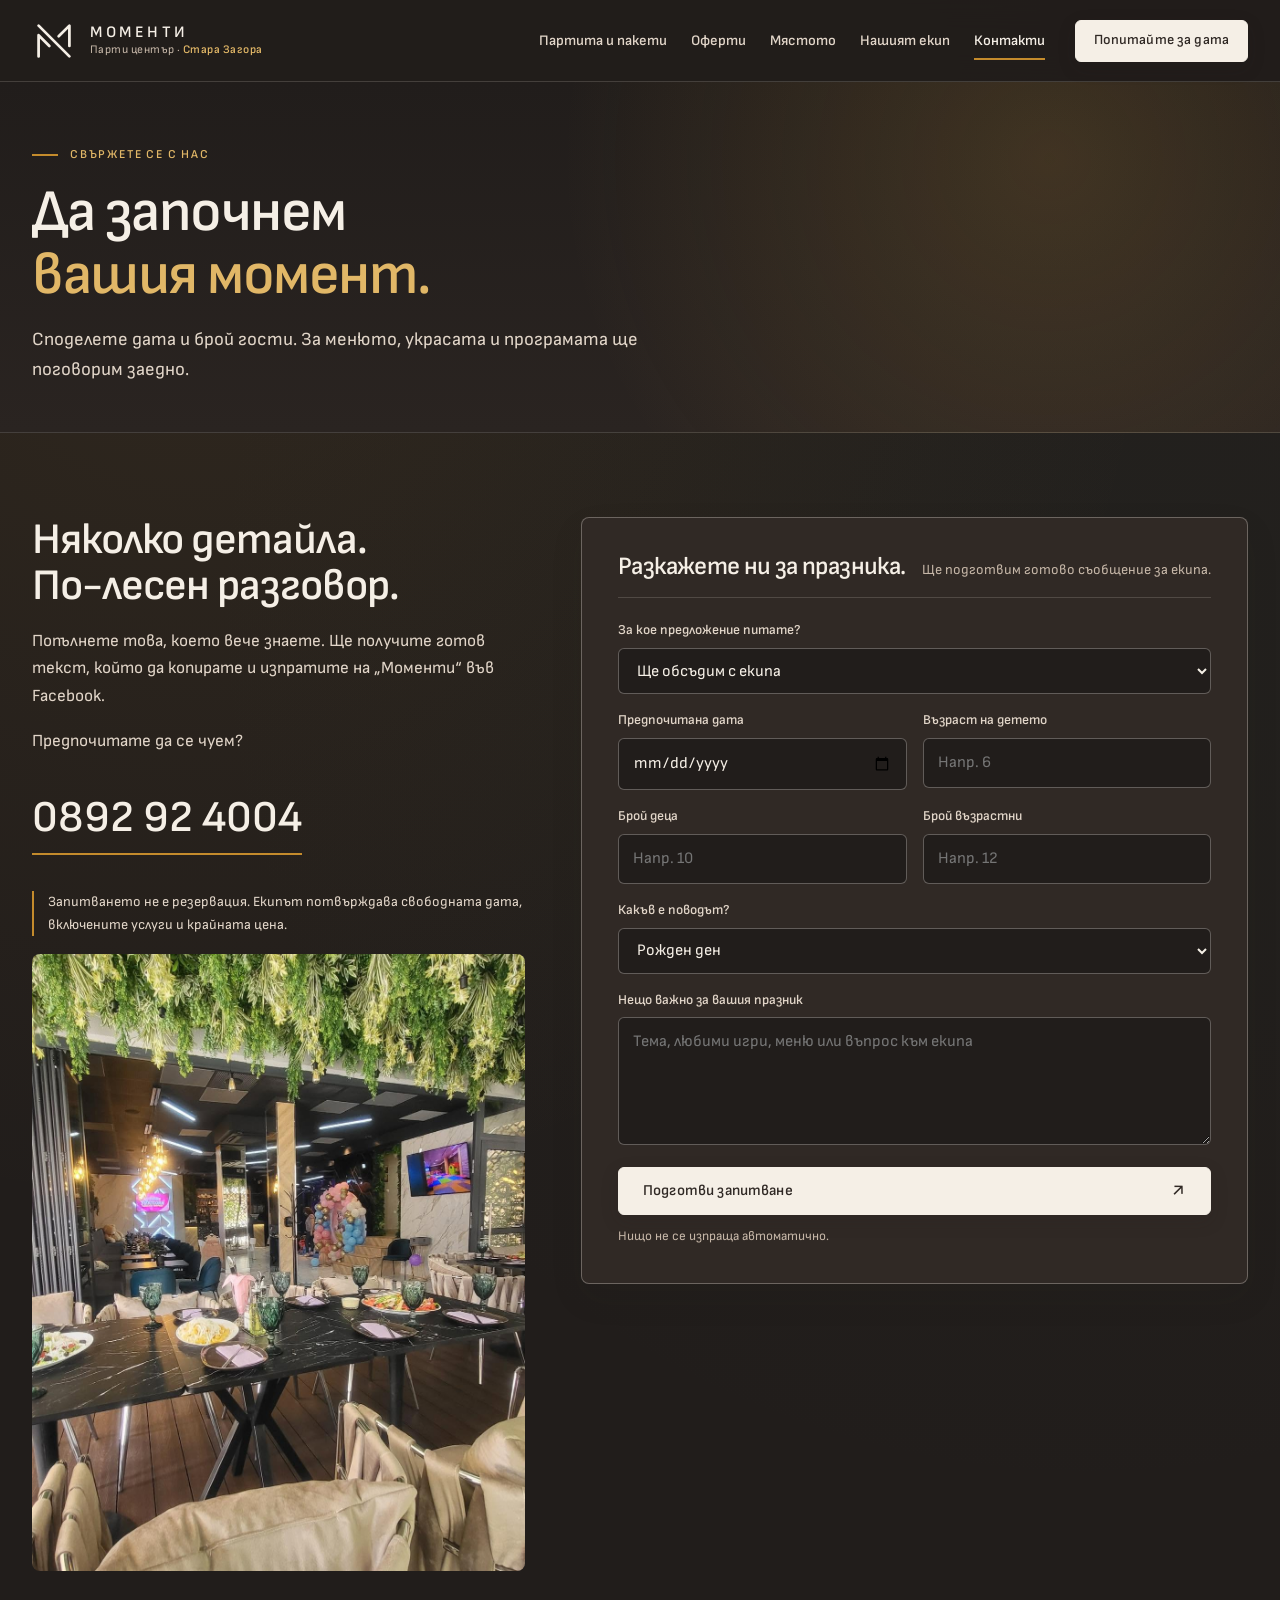
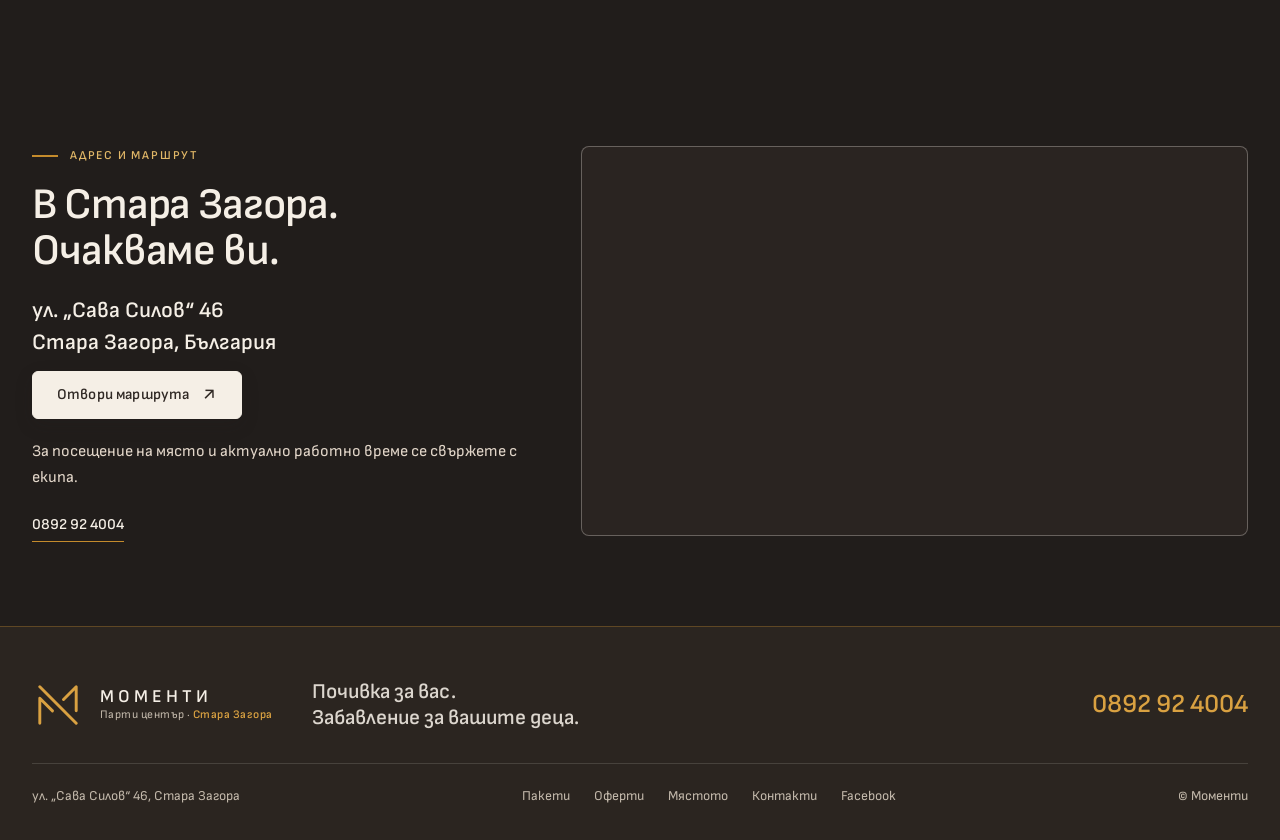
<file: contact/index.html>
<!doctype html>
<html lang="bg">
<head>
<meta charset="utf-8">
<meta name="viewport" content="width=device-width,initial-scale=1">
<meta name="theme-color" content="#211D1B">
<title>Контакти и запитване за парти | Моменти, Стара Загора</title>
<meta name="description" content="Свържете се с Моменти: 0892 92 4004, ул. Сава Силов 46, Стара Загора. Подгответе запитване за детски рожден ден и вижте местоположението.">
<meta property="og:title" content="Контакти и запитване за парти | Моменти, Стара Загора">
<meta property="og:description" content="Свържете се с Моменти: 0892 92 4004, ул. Сава Силов 46, Стара Загора. Подгответе запитване за детски рожден ден и вижте местоположението.">
<link rel="icon" href="../global/logo.svg" type="image/svg+xml">
<link rel="stylesheet" href="../global/style.css?v=20261122">
<script src="../global/main.js?v=20261122" defer></script>
<script type="application/ld+json">{"@context": "https://schema.org", "@type": "LocalBusiness", "name": "Парти център Моменти", "telephone": "+359892924004", "address": {"@type": "PostalAddress", "streetAddress": "ул. Сава Силов 46", "addressLocality": "Стара Загора", "addressCountry": "BG"}, "sameAs": ["https://www.facebook.com/profile.php?id=61556251152077"]}</script>
</head>
<body>
<a class="skip-link" href="#main">Към съдържанието</a>
<header class="site-header">
  <div class="wrap nav">
    <a class="brand" href="../index.html" aria-label="Моменти — начало">
      <svg class="brand-logo" viewBox="0 0 80 80" aria-hidden="true">
        <path d="M12 12 L68 68" stroke-width="5"/>
        <path d="M12 68 L12 29.5 L31.5 49" stroke-width="5"/>
        <path d="M48.5 31.5 L68 12 L68 49" stroke-width="5"/>
      </svg>
      <span class="brand-text">
        <span class="brand-name">Моменти</span>
        <span class="brand-sub">Парти център · <b>Стара Загора</b></span>
      </span>
    </a>
    <button class="menu-toggle" aria-expanded="false" aria-controls="nav-links" aria-label="Отвори менюто"><span></span><span></span></button>
    <nav class="nav-links" id="nav-links" aria-label="Основна навигация">
      <a href="../parties/index.html">Партита и пакети</a>
      <a href="../offers/index.html">Оферти</a>
      <a href="../gallery/index.html">Мястото</a>
      <a href="../videos/index.html">Нашият екип</a>
      <a href="../contact/index.html" aria-current="page">Контакти</a>
      <a class="button primary nav-cta" href="../contact/index.html#inquiry">Попитайте за дата</a>
    </nav>
  </div>
</header>
<main id="main">
  <section class="page-heading wrap">
    <span class="eyebrow warm">Свържете се с нас</span>
    <h1>Да започнем<br><span class="text-accent">вашия момент.</span></h1>
    <p>Споделете дата и брой гости. За менюто, украсата и програмата ще поговорим заедно.</p>
  </section>

  <section class="section" id="inquiry">
    <div class="wrap contact-layout">
      <div class="prose">
        <h2>Няколко детайла.<br>По-лесен разговор.</h2>
        <p>Попълнете това, което вече знаете. Ще получите готов текст, който да копирате и изпратите на „Моменти“ във Facebook.</p>
        <p>Предпочитате да се чуем?</p>
        <a class="contact-phone" href="tel:+359892924004">0892 92 4004</a>
        <p class="package-note">Запитването не е резервация. Екипът потвърждава свободната дата, включените услуги и крайната цена.</p>
        <figure class="photo">
          <img src="../assets/facebook-1.jpg" width="1080" height="1351" alt="Маси и място за гостите в Моменти" loading="lazy">
        </figure>
      </div>
      <form id="quick-plan" class="inquiry-form">
        <div class="form-heading">
          <h3>Разкажете ни за празника.</h3>
          <p>Ще подготвим готово съобщение за екипа.</p>
        </div>
        <div class="form-grid">
          <label class="full">За кое предложение питате?
            <select name="package">
              <option value="">Ще обсъдим с екипа</option>
              <option>Малък момент</option>
              <option>Голям момент</option>
              <option>Момент по мярка</option>
              <option>All Inclusive</option>
            </select>
          </label>
          <label>Предпочитана дата<input type="date" name="date"></label>
          <label>Възраст на детето<input type="number" min="1" max="18" name="age" placeholder="Напр. 6"></label>
          <label>Брой деца<input type="number" min="1" name="children" placeholder="Напр. 10"></label>
          <label>Брой възрастни<input type="number" min="0" name="adults" placeholder="Напр. 12"></label>
          <label class="full">Какъв е поводът?
            <select name="occasion">
              <option>Рожден ден</option>
              <option>Семеен празник</option>
              <option>Друг повод</option>
            </select>
          </label>
          <label class="full">Нещо важно за вашия празник<textarea name="notes" rows="4" placeholder="Тема, любими игри, меню или въпрос към екипа"></textarea></label>
        </div>
        <button class="button primary form-submit" type="submit">Подготви запитване <span aria-hidden="true">↗</span></button>
        <p class="hint">Нищо не се изпраща автоматично.</p>
        <div id="quick-result" class="quick-result" hidden>
          <label for="quick-output">Вашето съобщение</label>
          <textarea id="quick-output" rows="8" readonly></textarea>
          <div class="quick-actions">
            <button id="quick-copy" class="button primary" type="button">Копирай текста</button>
            <a class="button secondary" href="https://www.facebook.com/profile.php?id=61556251152077" target="_blank" rel="noopener">Отвори Facebook</a>
          </div>
          <p id="quick-status" class="hint" role="status">Копирайте текста и го изпратете като съобщение на страницата на „Моменти“.</p>
        </div>
      </form>
    </div>
  </section>

  <section class="section location" id="location">
    <div class="wrap location-grid">
      <div class="prose">
        <span class="eyebrow">Адрес и маршрут</span>
        <h2>В Стара Загора.<br>Очакваме ви.</h2>
        <p class="address">ул. „Сава Силов“ 46<br>Стара Загора, България</p>
        <a class="button primary" href="https://www.google.com/maps/place/%D0%9C%D0%BE%D0%BC%D0%B5%D0%BD%D1%82%D0%B8/data=!4m2!3m1!1s0x40a869000d6f51a1:0x9fa2c1917d24e116" target="_blank" rel="noopener">Отвори маршрута <span aria-hidden="true">↗</span></a>
        <p class="location-note">За посещение на място и актуално работно време се свържете с екипа.</p>
        <a class="text-link" href="tel:+359892924004">0892 92 4004</a>
      </div>
      <div class="map-frame">
        <iframe title="Местоположение на парти център Моменти, ул. Сава Силов 46, Стара Загора" src="https://maps.google.com/maps?q=%D0%A1%D0%B0%D0%B2%D0%B0%20%D0%A1%D0%B8%D0%BB%D0%BE%D0%B2%2046%20%D0%A1%D1%82%D0%B0%D1%80%D0%B0%20%D0%97%D0%B0%D0%B3%D0%BE%D1%80%D0%B0&amp;output=embed" loading="lazy" referrerpolicy="no-referrer-when-downgrade"></iframe>
      </div>
    </div>
  </section>
</main>
<footer class="footer">
  <div class="wrap footer-top">
    <a class="footer-brand" href="../index.html" aria-label="Моменти — начало">
      <svg class="brand-logo" viewBox="0 0 80 80" aria-hidden="true">
        <path d="M12 12 L68 68" stroke-width="4.5"/>
        <path d="M12 68 L12 29.5 L31.5 49" stroke-width="4.5"/>
        <path d="M48.5 31.5 L68 12 L68 49" stroke-width="4.5"/>
      </svg>
      <span class="brand-text">
        <span class="brand-name">Моменти</span>
        <span class="brand-sub">Парти център · <b>Стара Загора</b></span>
      </span>
    </a>
    <p>Почивка за вас.<br>Забавление за вашите деца.</p>
    <a class="footer-phone" href="tel:+359892924004">0892 92 4004</a>
  </div>
  <div class="wrap footer-bottom">
    <span>ул. „Сава Силов“ 46, Стара Загора</span>
    <nav aria-label="Връзки в края на страницата">
      <a href="../parties/index.html">Пакети</a>
      <a href="../offers/index.html">Оферти</a>
      <a href="../gallery/index.html">Мястото</a>
      <a href="../contact/index.html">Контакти</a>
      <a href="https://www.facebook.com/profile.php?id=61556251152077" target="_blank" rel="noopener">Facebook</a>
    </nav>
    <span>© Моменти</span>
  </div>
</footer>
<a class="mobile-contact" href="../contact/index.html#inquiry">Попитайте за дата <span aria-hidden="true">↗</span></a>
</body>
</html>
</file>
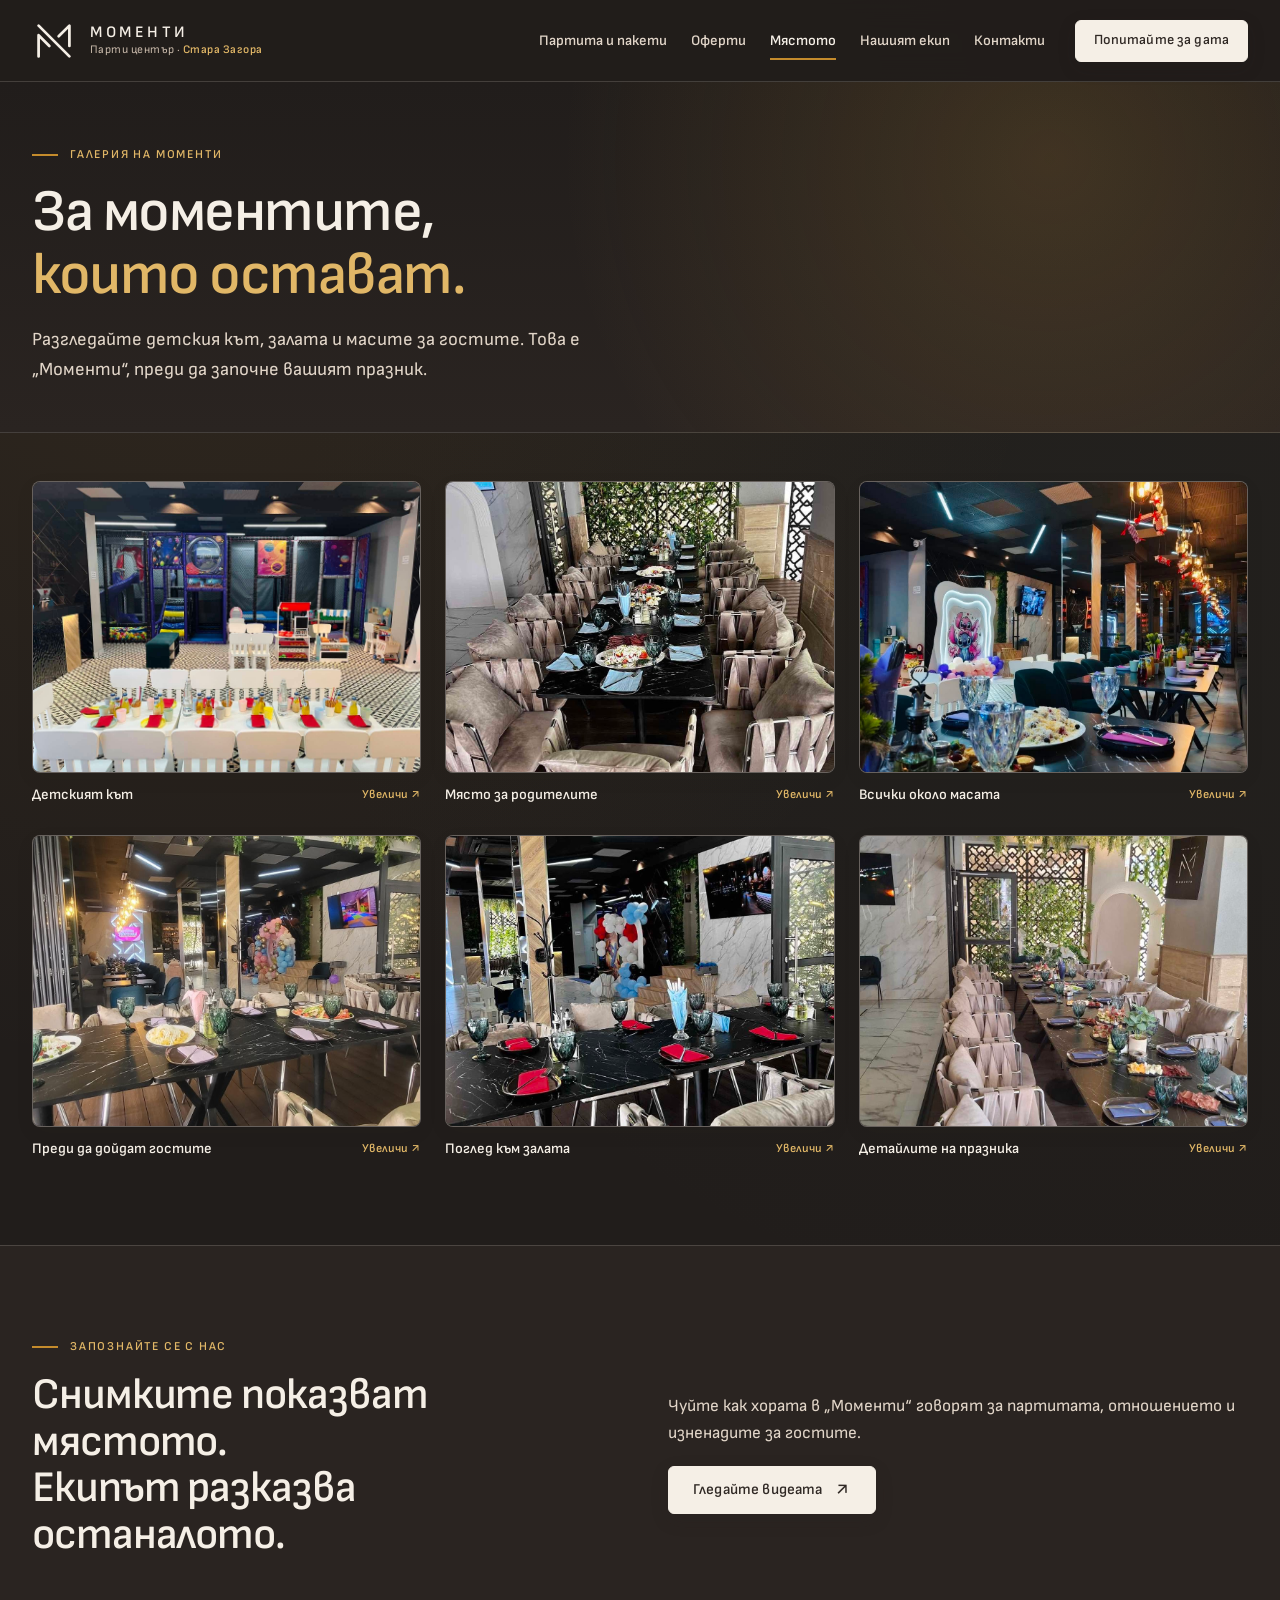
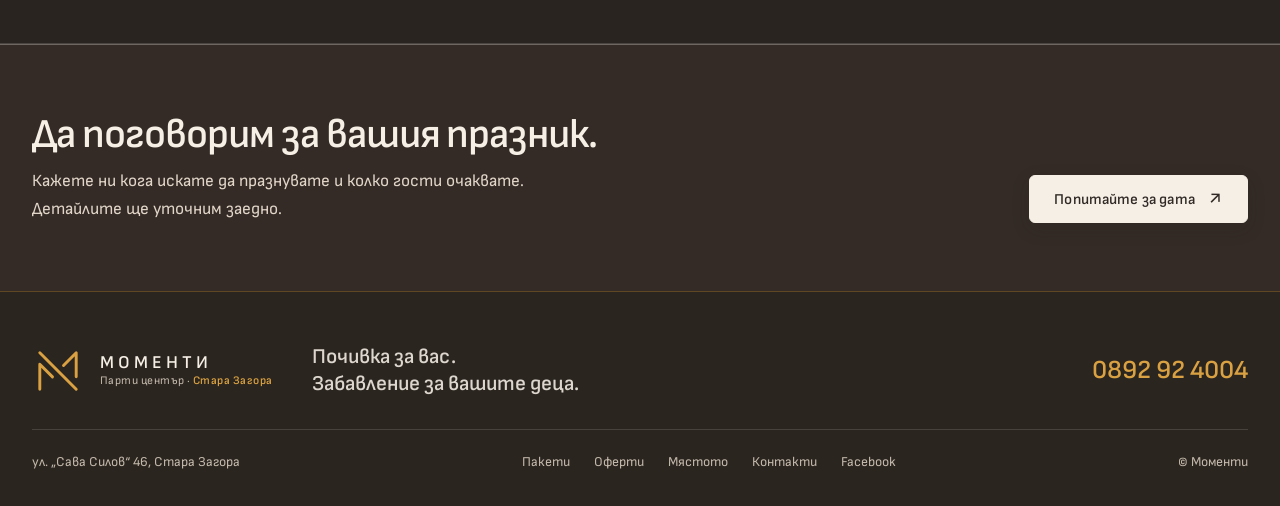
<file: gallery/index.html>
<!doctype html>
<html lang="bg">
<head>
<meta charset="utf-8">
<meta name="viewport" content="width=device-width,initial-scale=1">
<meta name="theme-color" content="#211D1B">
<title>Галерия — детски кът и зала | Моменти</title>
<meta name="description" content="Истински снимки от парти център Моменти в Стара Загора. Разгледайте детския кът, залата и масите за вашите гости.">
<meta property="og:title" content="Галерия — детски кът и зала | Моменти">
<meta property="og:description" content="Истински снимки от парти център Моменти в Стара Загора. Разгледайте детския кът, залата и масите за вашите гости.">
<link rel="icon" href="../global/logo.svg" type="image/svg+xml">
<link rel="stylesheet" href="../global/style.css?v=20261122">
<script src="../global/main.js?v=20261122" defer></script>
<script type="application/ld+json">{"@context": "https://schema.org", "@type": "LocalBusiness", "name": "Парти център Моменти", "telephone": "+359892924004", "address": {"@type": "PostalAddress", "streetAddress": "ул. Сава Силов 46", "addressLocality": "Стара Загора", "addressCountry": "BG"}, "sameAs": ["https://www.facebook.com/profile.php?id=61556251152077"]}</script>
</head>
<body>
<a class="skip-link" href="#main">Към съдържанието</a>
<header class="site-header">
  <div class="wrap nav">
    <a class="brand" href="../index.html" aria-label="Моменти — начало">
      <svg class="brand-logo" viewBox="0 0 80 80" aria-hidden="true">
        <path d="M12 12 L68 68" stroke-width="5"/>
        <path d="M12 68 L12 29.5 L31.5 49" stroke-width="5"/>
        <path d="M48.5 31.5 L68 12 L68 49" stroke-width="5"/>
      </svg>
      <span class="brand-text">
        <span class="brand-name">Моменти</span>
        <span class="brand-sub">Парти център · <b>Стара Загора</b></span>
      </span>
    </a>
    <button class="menu-toggle" aria-expanded="false" aria-controls="nav-links" aria-label="Отвори менюто"><span></span><span></span></button>
    <nav class="nav-links" id="nav-links" aria-label="Основна навигация">
      <a href="../parties/index.html">Партита и пакети</a>
      <a href="../offers/index.html">Оферти</a>
      <a href="../gallery/index.html" aria-current="page">Мястото</a>
      <a href="../videos/index.html">Нашият екип</a>
      <a href="../contact/index.html">Контакти</a>
      <a class="button primary nav-cta" href="../contact/index.html#inquiry">Попитайте за дата</a>
    </nav>
  </div>
</header>
<main id="main">
  <section class="page-heading wrap">
    <span class="eyebrow">Галерия на Моменти</span>
    <h1>За моментите,<br><span class="text-accent">които остават.</span></h1>
    <p>Разгледайте детския кът, залата и масите за гостите. Това е „Моменти“, преди да започне вашият празник.</p>
  </section>

  <section class="section gallery-section">
    <div class="wrap gallery-grid">
      <figure>
        <button type="button" data-lightbox aria-label="Увеличи снимката: Детският кът">
          <img src="../assets/party-hd.jpg" width="1600" height="1200" alt="Детски кът с пързалка, басейн с топки и маса за празнуване" loading="lazy">
        </button>
        <figcaption>Детският кът</figcaption>
      </figure>
      <figure>
        <button type="button" data-lightbox aria-label="Увеличи снимката: Място за родителите">
          <img src="../assets/facebook-2.jpg" width="1080" height="1351" alt="Празнична маса с кресла, зеленина и прозорци в Моменти" loading="lazy">
        </button>
        <figcaption>Място за родителите</figcaption>
      </figure>
      <figure>
        <button type="button" data-lightbox aria-label="Увеличи снимката: Всички около масата">
          <img src="../assets/venue-hd.jpg" width="1200" height="1600" alt="Дълга празнична маса с подредени чинии, чаши и храна" loading="lazy">
        </button>
        <figcaption>Всички около масата</figcaption>
      </figure>
      <figure>
        <button type="button" data-lightbox aria-label="Увеличи снимката: Преди да дойдат гостите">
          <img src="../assets/facebook-1.jpg" width="1080" height="1351" alt="Подредени маси с празнични аксесоари и изглед към залата" loading="lazy">
        </button>
        <figcaption>Преди да дойдат гостите</figcaption>
      </figure>
      <figure>
        <button type="button" data-lightbox aria-label="Увеличи снимката: Поглед към залата">
          <img src="../assets/facebook-3.jpg" width="1080" height="1351" alt="Маси и кресла в залата на Моменти с украса в дъното" loading="lazy">
        </button>
        <figcaption>Поглед към залата</figcaption>
      </figure>
      <figure>
        <button type="button" data-lightbox aria-label="Увеличи снимката: Детайлите на празника">
          <img src="../assets/facebook-4.jpg" width="1080" height="1351" alt="Маса за гости със сервирана храна и празнични аксесоари" loading="lazy">
        </button>
        <figcaption>Детайлите на празника</figcaption>
      </figure>
    </div>
  </section>

  <section class="section soft-section">
    <div class="wrap split">
      <div>
        <span class="eyebrow warm">Запознайте се с нас</span>
        <h2>Снимките показват мястото.<br>Екипът разказва останалото.</h2>
      </div>
      <div class="prose">
        <p>Чуйте как хората в „Моменти“ говорят за партитата, отношението и изненадите за гостите.</p>
        <a class="button primary" href="../videos/index.html">Гледайте видеата <span aria-hidden="true">↗</span></a>
      </div>
    </div>
  </section>

  <section class="section closing">
    <div class="wrap section-heading">
      <div>
        <h2>Да поговорим за вашия празник.</h2>
        <p>Кажете ни кога искате да празнувате и колко гости очаквате. Детайлите ще уточним заедно.</p>
      </div>
      <a class="button primary" href="../contact/index.html#inquiry">Попитайте за дата <span aria-hidden="true">↗</span></a>
    </div>
  </section>
</main>
<footer class="footer">
  <div class="wrap footer-top">
    <a class="footer-brand" href="../index.html" aria-label="Моменти — начало">
      <svg class="brand-logo" viewBox="0 0 80 80" aria-hidden="true">
        <path d="M12 12 L68 68" stroke-width="4.5"/>
        <path d="M12 68 L12 29.5 L31.5 49" stroke-width="4.5"/>
        <path d="M48.5 31.5 L68 12 L68 49" stroke-width="4.5"/>
      </svg>
      <span class="brand-text">
        <span class="brand-name">Моменти</span>
        <span class="brand-sub">Парти център · <b>Стара Загора</b></span>
      </span>
    </a>
    <p>Почивка за вас.<br>Забавление за вашите деца.</p>
    <a class="footer-phone" href="tel:+359892924004">0892 92 4004</a>
  </div>
  <div class="wrap footer-bottom">
    <span>ул. „Сава Силов“ 46, Стара Загора</span>
    <nav aria-label="Връзки в края на страницата">
      <a href="../parties/index.html">Пакети</a>
      <a href="../offers/index.html">Оферти</a>
      <a href="../gallery/index.html">Мястото</a>
      <a href="../contact/index.html">Контакти</a>
      <a href="https://www.facebook.com/profile.php?id=61556251152077" target="_blank" rel="noopener">Facebook</a>
    </nav>
    <span>© Моменти</span>
  </div>
</footer>
<a class="mobile-contact" href="../contact/index.html#inquiry">Попитайте за дата <span aria-hidden="true">↗</span></a>
</body>
</html>
</file>
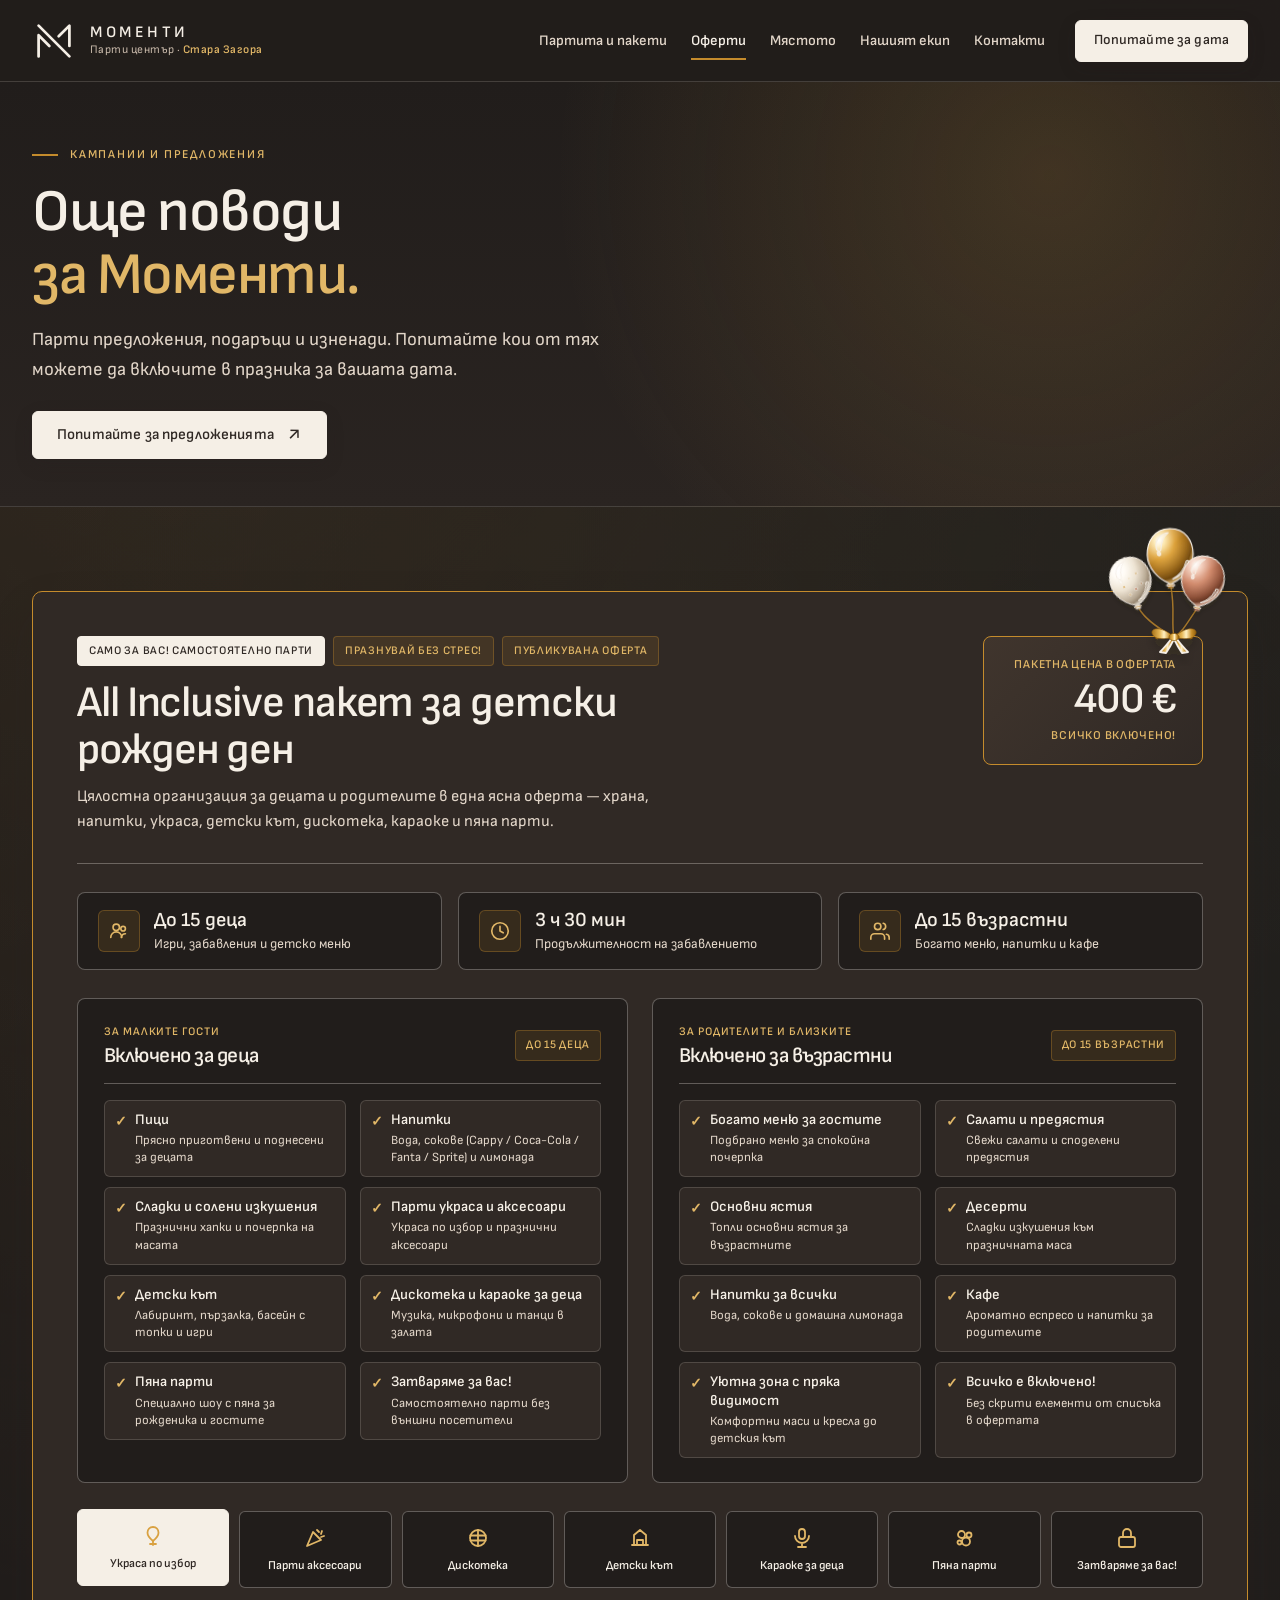
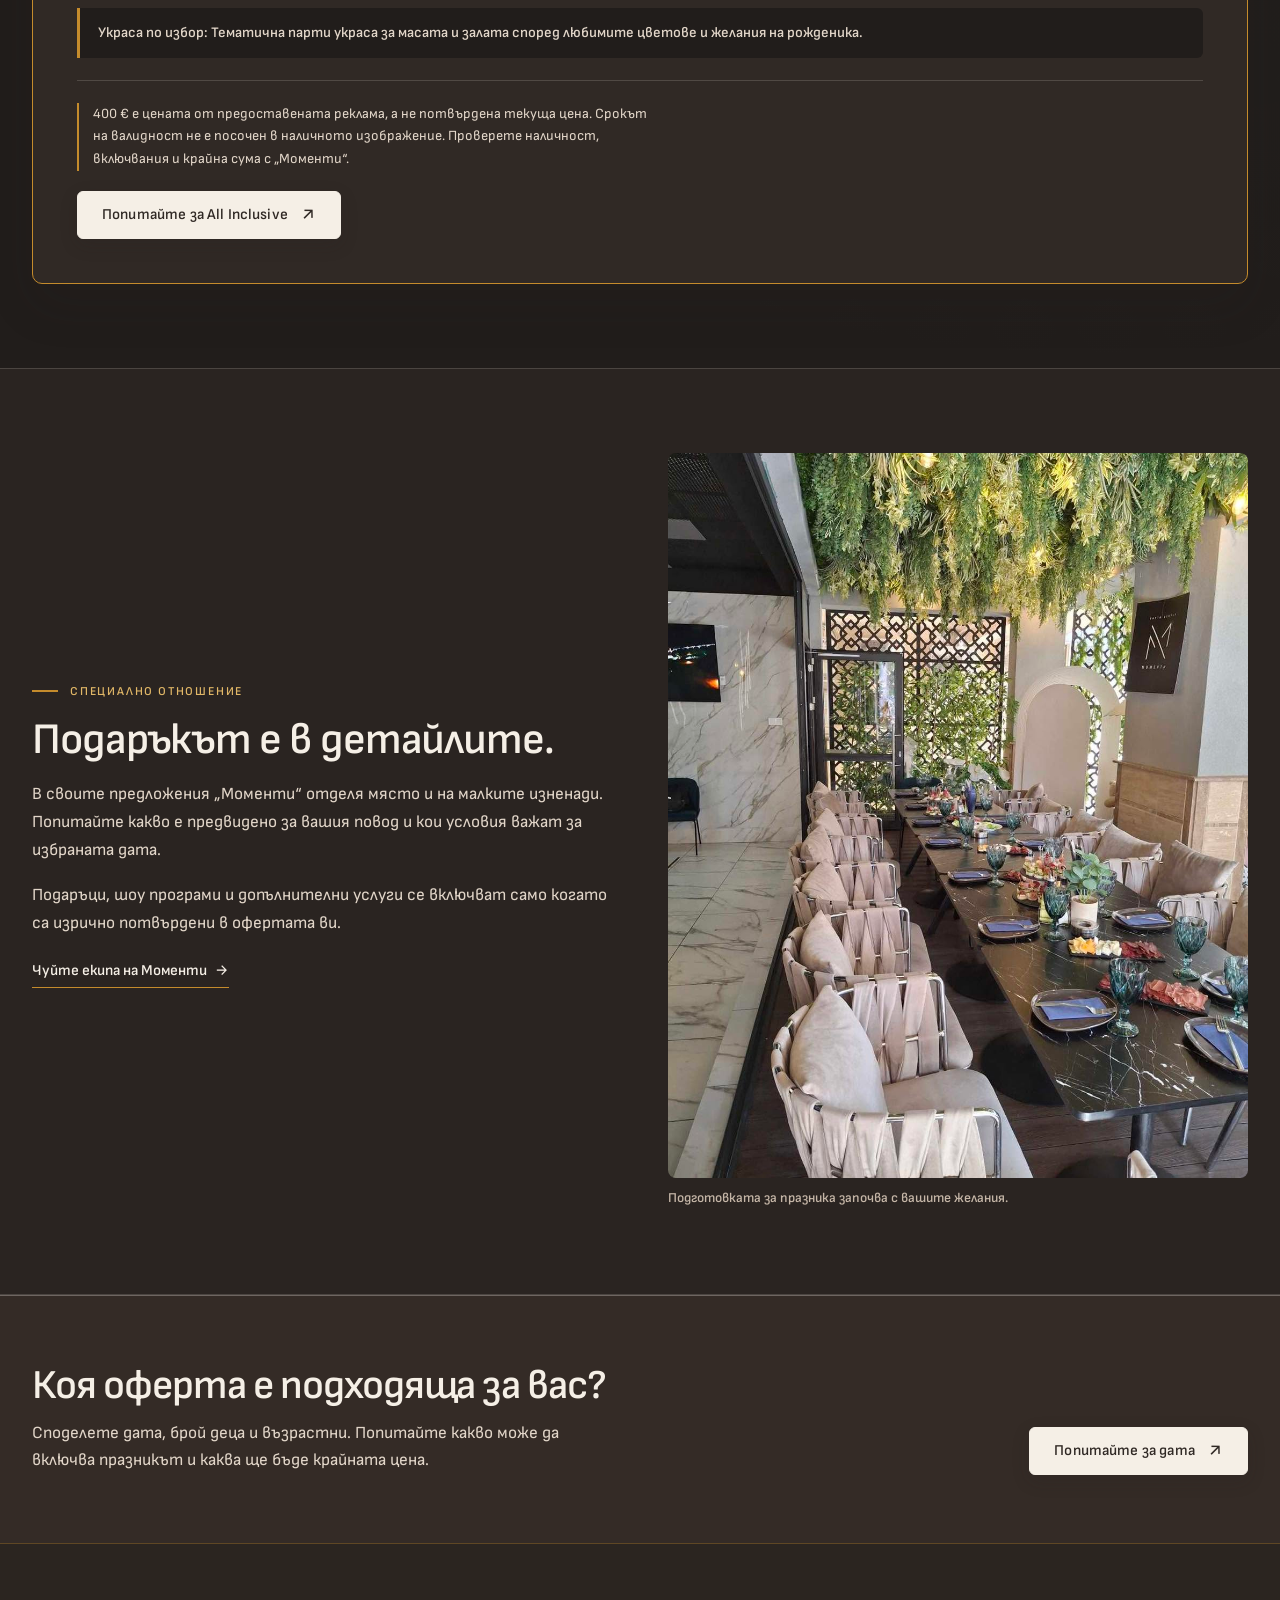
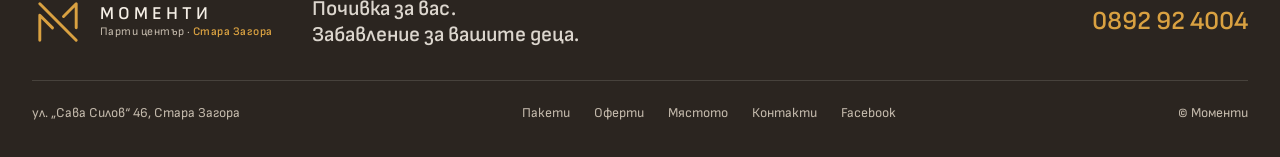
<file: offers/index.html>
<!doctype html>
<html lang="bg">
<head>
<meta charset="utf-8">
<meta name="viewport" content="width=device-width,initial-scale=1">
<meta name="theme-color" content="#211D1B">
<title>Оферти и парти предложения | Моменти</title>
<meta name="description" content="Разгледайте публикуваната All Inclusive оферта на Моменти и попитайте за актуални пакети, подаръци и условия за вашата дата.">
<meta property="og:title" content="Оферти и парти предложения | Моменти">
<meta property="og:description" content="Разгледайте публикуваната All Inclusive оферта на Моменти и попитайте за актуални пакети, подаръци и условия за вашата дата.">
<link rel="icon" href="../global/logo.svg" type="image/svg+xml">
<link rel="stylesheet" href="../global/style.css?v=20261122">
<script src="../global/main.js?v=20261122" defer></script>
<script type="application/ld+json">{"@context": "https://schema.org", "@type": "LocalBusiness", "name": "Парти център Моменти", "telephone": "+359892924004", "address": {"@type": "PostalAddress", "streetAddress": "ул. Сава Силов 46", "addressLocality": "Стара Загора", "addressCountry": "BG"}, "sameAs": ["https://www.facebook.com/profile.php?id=61556251152077"]}</script>
</head>
<body>
<a class="skip-link" href="#main">Към съдържанието</a>
<header class="site-header">
  <div class="wrap nav">
    <a class="brand" href="../index.html" aria-label="Моменти — начало">
      <svg class="brand-logo" viewBox="0 0 80 80" aria-hidden="true">
        <path d="M12 12 L68 68" stroke-width="5"/>
        <path d="M12 68 L12 29.5 L31.5 49" stroke-width="5"/>
        <path d="M48.5 31.5 L68 12 L68 49" stroke-width="5"/>
      </svg>
      <span class="brand-text">
        <span class="brand-name">Моменти</span>
        <span class="brand-sub">Парти център · <b>Стара Загора</b></span>
      </span>
    </a>
    <button class="menu-toggle" aria-expanded="false" aria-controls="nav-links" aria-label="Отвори менюто"><span></span><span></span></button>
    <nav class="nav-links" id="nav-links" aria-label="Основна навигация">
      <a href="../parties/index.html">Партита и пакети</a>
      <a href="../offers/index.html" aria-current="page">Оферти</a>
      <a href="../gallery/index.html">Мястото</a>
      <a href="../videos/index.html">Нашият екип</a>
      <a href="../contact/index.html">Контакти</a>
      <a class="button primary nav-cta" href="../contact/index.html#inquiry">Попитайте за дата</a>
    </nav>
  </div>
</header>
<main id="main">
  <section class="page-heading wrap">
    <span class="eyebrow gold">Кампании и предложения</span>
    <h1>Още поводи<br><span class="text-accent">за Моменти.</span></h1>
    <p>Парти предложения, подаръци и изненади. Попитайте кои от тях можете да включите в празника за вашата дата.</p>
    <a class="button primary" href="../contact/index.html#inquiry">Попитайте за предложенията <span aria-hidden="true">↗</span></a>
  </section>

  <section class="section">
    <div class="wrap">
      <div class="all-inc-board">
        <div class="all-inc-top">
          <div class="all-inc-title-wrap">
            <div class="all-inc-badges-top">
              <span class="all-inc-tag primary-tag">Само за вас! Самостоятелно парти</span>
              <span class="all-inc-tag">Празнувай без стрес!</span>
              <span class="all-inc-tag">Публикувана оферта</span>
            </div>
            <h2>All Inclusive пакет за детски рожден ден</h2>
            <p class="all-inc-sub">Цялостна организация за децата и родителите в една ясна оферта — храна, напитки, украса, детски кът, дискотека, караоке и пяна парти.</p>
          </div>
          <div class="all-inc-price-box" data-tethered-balloons>
            <span class="price-label">Пакетна цена в офертата</span>
            <strong>400 €</strong>
            <span class="price-sub">Всичко включено!</span>
          </div>
        </div>

        <div class="all-inc-metrics" aria-label="Основни параметри на пакета">
          <div class="all-inc-metric">
            <div class="metric-icon" aria-hidden="true">
              <svg viewBox="0 0 24 24"><circle cx="9" cy="8" r="3.5"/><circle cx="16.5" cy="9.5" r="2.5"/><path d="M3 19c0-3.3 2.7-6 6-6s6 2.7 6 6"/><path d="M14.5 19c.4-2.3 2.2-4 4.5-4"/></svg>
            </div>
            <div class="metric-text">
              <strong>До 15 деца</strong>
              <span>Игри, забавления и детско меню</span>
            </div>
          </div>
          <div class="all-inc-metric">
            <div class="metric-icon" aria-hidden="true">
              <svg viewBox="0 0 24 24"><circle cx="12" cy="12" r="9"/><path d="M12 7v5l3.5 2"/></svg>
            </div>
            <div class="metric-text">
              <strong>3 ч 30 мин</strong>
              <span>Продължителност на забавлението</span>
            </div>
          </div>
          <div class="all-inc-metric">
            <div class="metric-icon" aria-hidden="true">
              <svg viewBox="0 0 24 24"><path d="M17 21v-2a4 4 0 0 0-4-4H6a4 4 0 0 0-4 4v2"/><circle cx="9.5" cy="7" r="3.5"/><path d="M22 21v-2a3.5 3.5 0 0 0-3-3.45M15.5 3.6a3.5 3.5 0 0 1 0 6.8"/></svg>
            </div>
            <div class="metric-text">
              <strong>До 15 възрастни</strong>
              <span>Богато меню, напитки и кафе</span>
            </div>
          </div>
        </div>

        <div class="all-inc-columns">
          <div class="all-inc-col">
            <div class="all-inc-col-head">
              <div>
                <span>За малките гости</span>
                <h3>Включено за деца</h3>
              </div>
              <span class="col-badge">до 15 деца</span>
            </div>
            <ul class="all-inc-list">
              <li><strong>Пици</strong><span>Прясно приготвени и поднесени за децата</span></li>
              <li><strong>Напитки</strong><span>Вода, сокове (Cappy / Coca-Cola / Fanta / Sprite) и лимонада</span></li>
              <li><strong>Сладки и солени изкушения</strong><span>Празнични хапки и почерпка на масата</span></li>
              <li><strong>Парти украса и аксесоари</strong><span>Украса по избор и празнични аксесоари</span></li>
              <li><strong>Детски кът</strong><span>Лабиринт, пързалка, басейн с топки и игри</span></li>
              <li><strong>Дискотека и караоке за деца</strong><span>Музика, микрофони и танци в залата</span></li>
              <li><strong>Пяна парти</strong><span>Специално шоу с пяна за рожденика и гостите</span></li>
              <li><strong>Затваряме за вас!</strong><span>Самостоятелно парти без външни посетители</span></li>
            </ul>
          </div>

          <div class="all-inc-col">
            <div class="all-inc-col-head">
              <div>
                <span>За родителите и близките</span>
                <h3>Включено за възрастни</h3>
              </div>
              <span class="col-badge">до 15 възрастни</span>
            </div>
            <ul class="all-inc-list">
              <li><strong>Богато меню за гостите</strong><span>Подбрано меню за спокойна почерпка</span></li>
              <li><strong>Салати и предястия</strong><span>Свежи салати и споделени предястия</span></li>
              <li><strong>Основни ястия</strong><span>Топли основни ястия за възрастните</span></li>
              <li><strong>Десерти</strong><span>Сладки изкушения към празничната маса</span></li>
              <li><strong>Напитки за всички</strong><span>Вода, сокове и домашна лимонада</span></li>
              <li><strong>Кафе</strong><span>Ароматно еспресо и напитки за родителите</span></li>
              <li><strong>Уютна зона с пряка видимост</strong><span>Комфортни маси и кресла до детския кът</span></li>
              <li><strong>Всичко е включено!</strong><span>Без скрити елементи от списъка в офертата</span></li>
            </ul>
          </div>
        </div>

        <div class="all-inc-icons-bar" role="group" aria-label="Детайли за 7-те акцента в пакета (натиснете за описание)">
          <button type="button" class="all-inc-icon-btn is-active" data-detail="Украса по избор: Тематична парти украса за масата и залата според любимите цветове и желания на рожденика.">
            <svg viewBox="0 0 24 24"><path d="M12 3c3.3 0 5.5 2.5 5.5 5.8 0 3.9-5.5 8.2-5.5 8.2S6.5 12.7 6.5 8.8C6.5 5.5 8.7 3 12 3z"/><path d="M12 17v4M9 20h6"/></svg>
            <span>Украса по избор</span>
          </button>
          <button type="button" class="all-inc-icon-btn" data-detail="Парти аксесоари: Празнични шапки, табелки, свирки и аксесоари за снимки и настроение около масата.">
            <svg viewBox="0 0 24 24"><path d="M4 20L10 6l8 8-14 6z"/><path d="M14 4l2 2M19 5l-1 3M18 11l3-1"/></svg>
            <span>Парти аксесоари</span>
          </button>
          <button type="button" class="all-inc-icon-btn" data-detail="Дискотека: Детска музикална програма със светлини и любими хитове за танци и игри.">
            <svg viewBox="0 0 24 24"><circle cx="12" cy="12" r="8"/><path d="M4.5 9.5h15M4.5 14.5h15M12 4v16"/></svg>
            <span>Дискотека</span>
          </button>
          <button type="button" class="all-inc-icon-btn" data-detail="Детски кът: Пълен достъп за 3 ч 30 мин до лабиринта, пързалката, басейна с топки и къщичките за игра.">
            <svg viewBox="0 0 24 24"><path d="M4 19h16M6 19V9l6-5 6 5v10M9 19v-5h6v5"/></svg>
            <span>Детски кът</span>
          </button>
          <button type="button" class="all-inc-icon-btn" data-detail="Караоке за деца: Микрофони и любими детски и популярни песни, за да пеят децата заедно.">
            <svg viewBox="0 0 24 24"><rect x="9" y="3" width="6" height="10" rx="3"/><path d="M5 10a7 7 0 0 0 14 0M12 17v4M8 21h8"/></svg>
            <span>Караоке за деца</span>
          </button>
          <button type="button" class="all-inc-icon-btn" data-detail="Пяна парти: Включено истинско пяна парти за децата — едно от най-обичаните преживявания в Моменти.">
            <svg viewBox="0 0 24 24"><circle cx="8.5" cy="8.5" r="3.5"/><circle cx="16" cy="9" r="2.5"/><circle cx="13" cy="15.5" r="4"/><circle cx="6.5" cy="16.5" r="2"/></svg>
            <span>Пяна парти</span>
          </button>
          <button type="button" class="all-inc-icon-btn" data-detail="Затваряме за вас!: Самостоятелно парти — целият център е запазен само за вашите гости по време на празника.">
            <svg viewBox="0 0 24 24"><rect x="4" y="11" width="16" height="10" rx="2"/><path d="M8 11V7a4 4 0 0 1 8 0v4"/></svg>
            <span>Затваряме за вас!</span>
          </button>
        </div>

        <div class="inclusion-detail-box" id="inclusion-detail-output" role="status" aria-live="polite" style="margin-top:0;margin-bottom:22px">
          Украса по избор: Тематична парти украса за масата и залата според любимите цветове и желания на рожденика.
        </div>

        <div class="all-inc-footer">
          <p class="package-note">400 € е цената от предоставената реклама, а не потвърдена текуща цена. Срокът на валидност не е посочен в наличното изображение. Проверете наличност, включвания и крайна сума с „Моменти“.</p>
          <div class="hero-actions" style="margin-top:0">
            <a class="button primary" href="../contact/index.html?package=All%20Inclusive#inquiry">Попитайте за All Inclusive <span aria-hidden="true">↗</span></a>
          </div>
        </div>
      </div>
    </div>
  </section>

  <section class="section soft-section">
    <div class="wrap split">
      <div class="prose">
        <span class="eyebrow warm">Специално отношение</span>
        <h2>Подаръкът е в детайлите.</h2>
        <p>В своите предложения „Моменти“ отделя място и на малките изненади. Попитайте какво е предвидено за вашия повод и кои условия важат за избраната дата.</p>
        <p>Подаръци, шоу програми и допълнителни услуги се включват само когато са изрично потвърдени в офертата ви.</p>
        <a class="text-link" href="../videos/index.html">Чуйте екипа на Моменти <span aria-hidden="true">→</span></a>
      </div>
      <figure class="photo">
        <img src="../assets/facebook-4.jpg" width="1080" height="1351" alt="Подготвена празнична маса в Моменти" loading="lazy">
        <figcaption class="photo-caption">Подготовката за празника започва с вашите желания.</figcaption>
      </figure>
    </div>
  </section>

  <section class="section closing">
    <div class="wrap section-heading">
      <div>
        <h2>Коя оферта е подходяща за вас?</h2>
        <p>Споделете дата, брой деца и възрастни. Попитайте какво може да включва празникът и каква ще бъде крайната цена.</p>
      </div>
      <a class="button primary" href="../contact/index.html#inquiry">Попитайте за дата <span aria-hidden="true">↗</span></a>
    </div>
  </section>
</main>
<footer class="footer">
  <div class="wrap footer-top">
    <a class="footer-brand" href="../index.html" aria-label="Моменти — начало">
      <svg class="brand-logo" viewBox="0 0 80 80" aria-hidden="true">
        <path d="M12 12 L68 68" stroke-width="4.5"/>
        <path d="M12 68 L12 29.5 L31.5 49" stroke-width="4.5"/>
        <path d="M48.5 31.5 L68 12 L68 49" stroke-width="4.5"/>
      </svg>
      <span class="brand-text">
        <span class="brand-name">Моменти</span>
        <span class="brand-sub">Парти център · <b>Стара Загора</b></span>
      </span>
    </a>
    <p>Почивка за вас.<br>Забавление за вашите деца.</p>
    <a class="footer-phone" href="tel:+359892924004">0892 92 4004</a>
  </div>
  <div class="wrap footer-bottom">
    <span>ул. „Сава Силов“ 46, Стара Загора</span>
    <nav aria-label="Връзки в края на страницата">
      <a href="../parties/index.html">Пакети</a>
      <a href="../offers/index.html">Оферти</a>
      <a href="../gallery/index.html">Мястото</a>
      <a href="../contact/index.html">Контакти</a>
      <a href="https://www.facebook.com/profile.php?id=61556251152077" target="_blank" rel="noopener">Facebook</a>
    </nav>
    <span>© Моменти</span>
  </div>
</footer>
<a class="mobile-contact" href="../contact/index.html#inquiry">Попитайте за дата <span aria-hidden="true">↗</span></a>
</body>
</html>
</file>
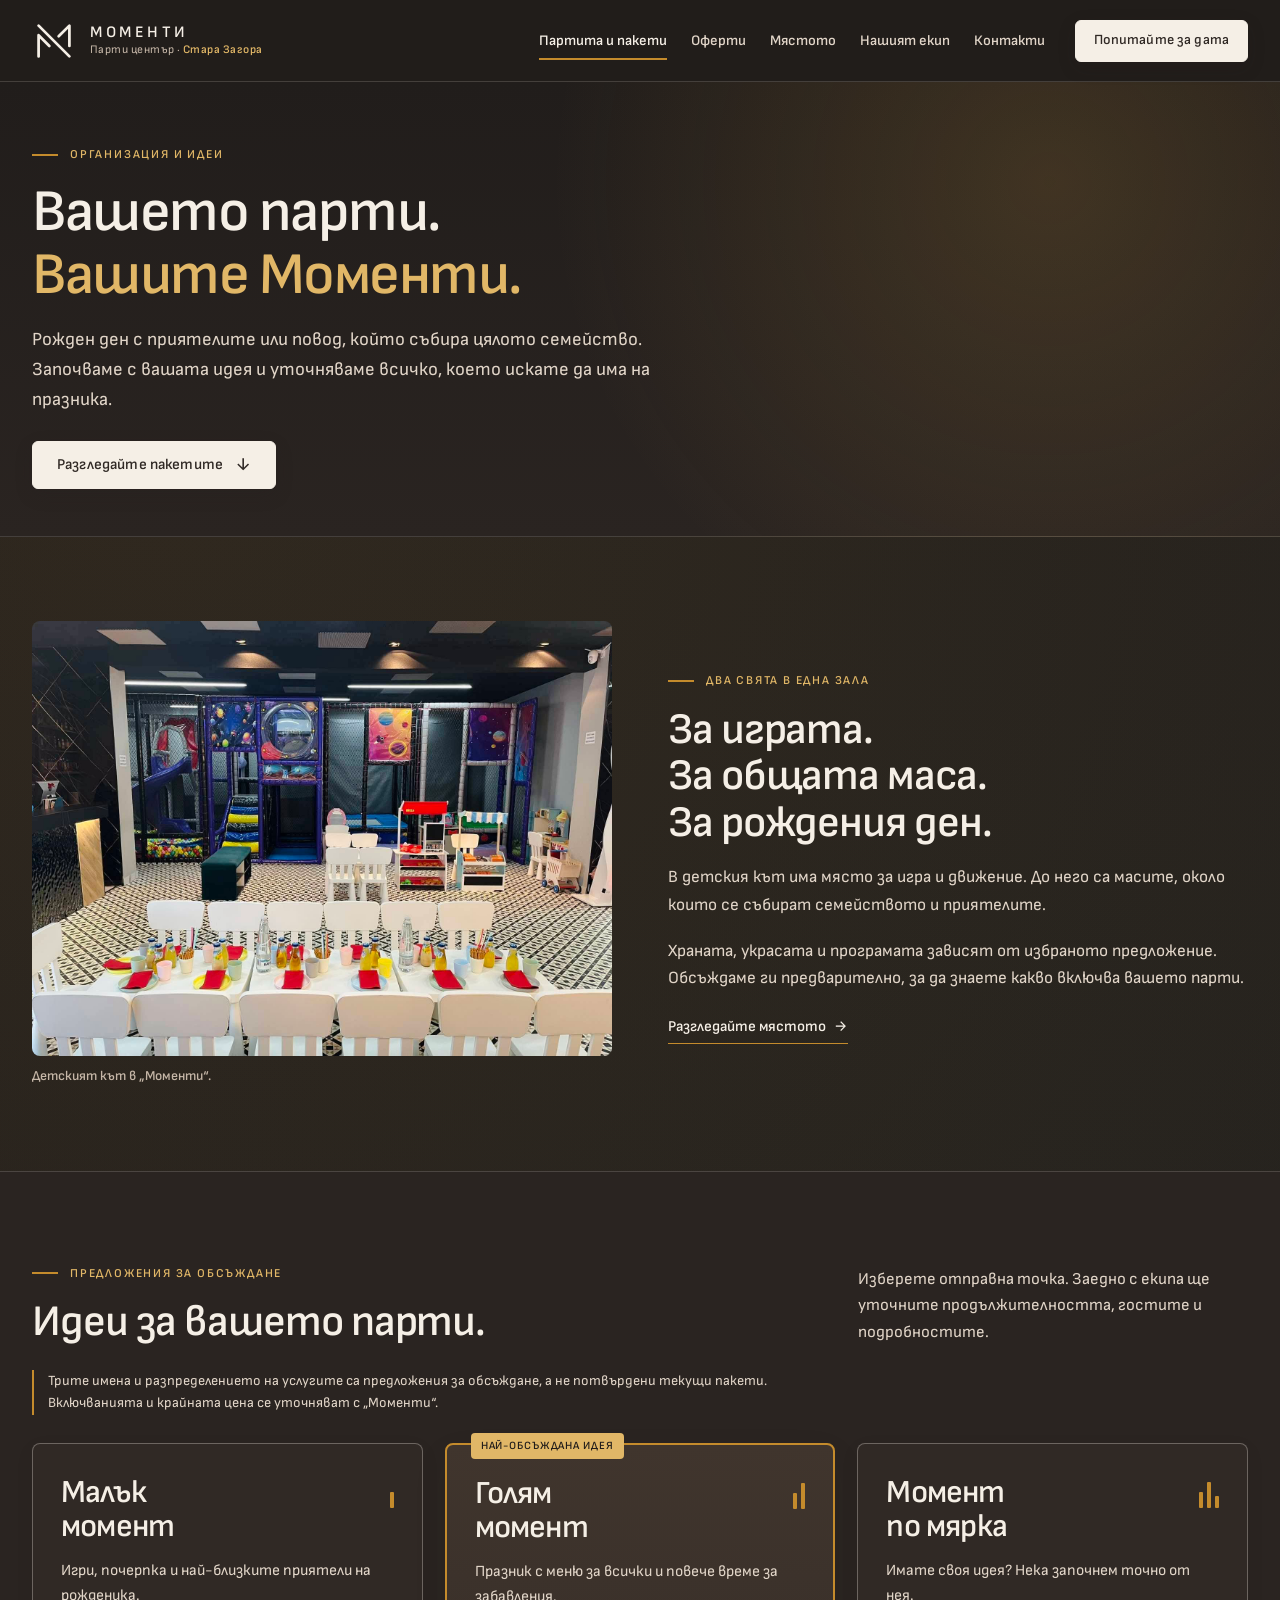
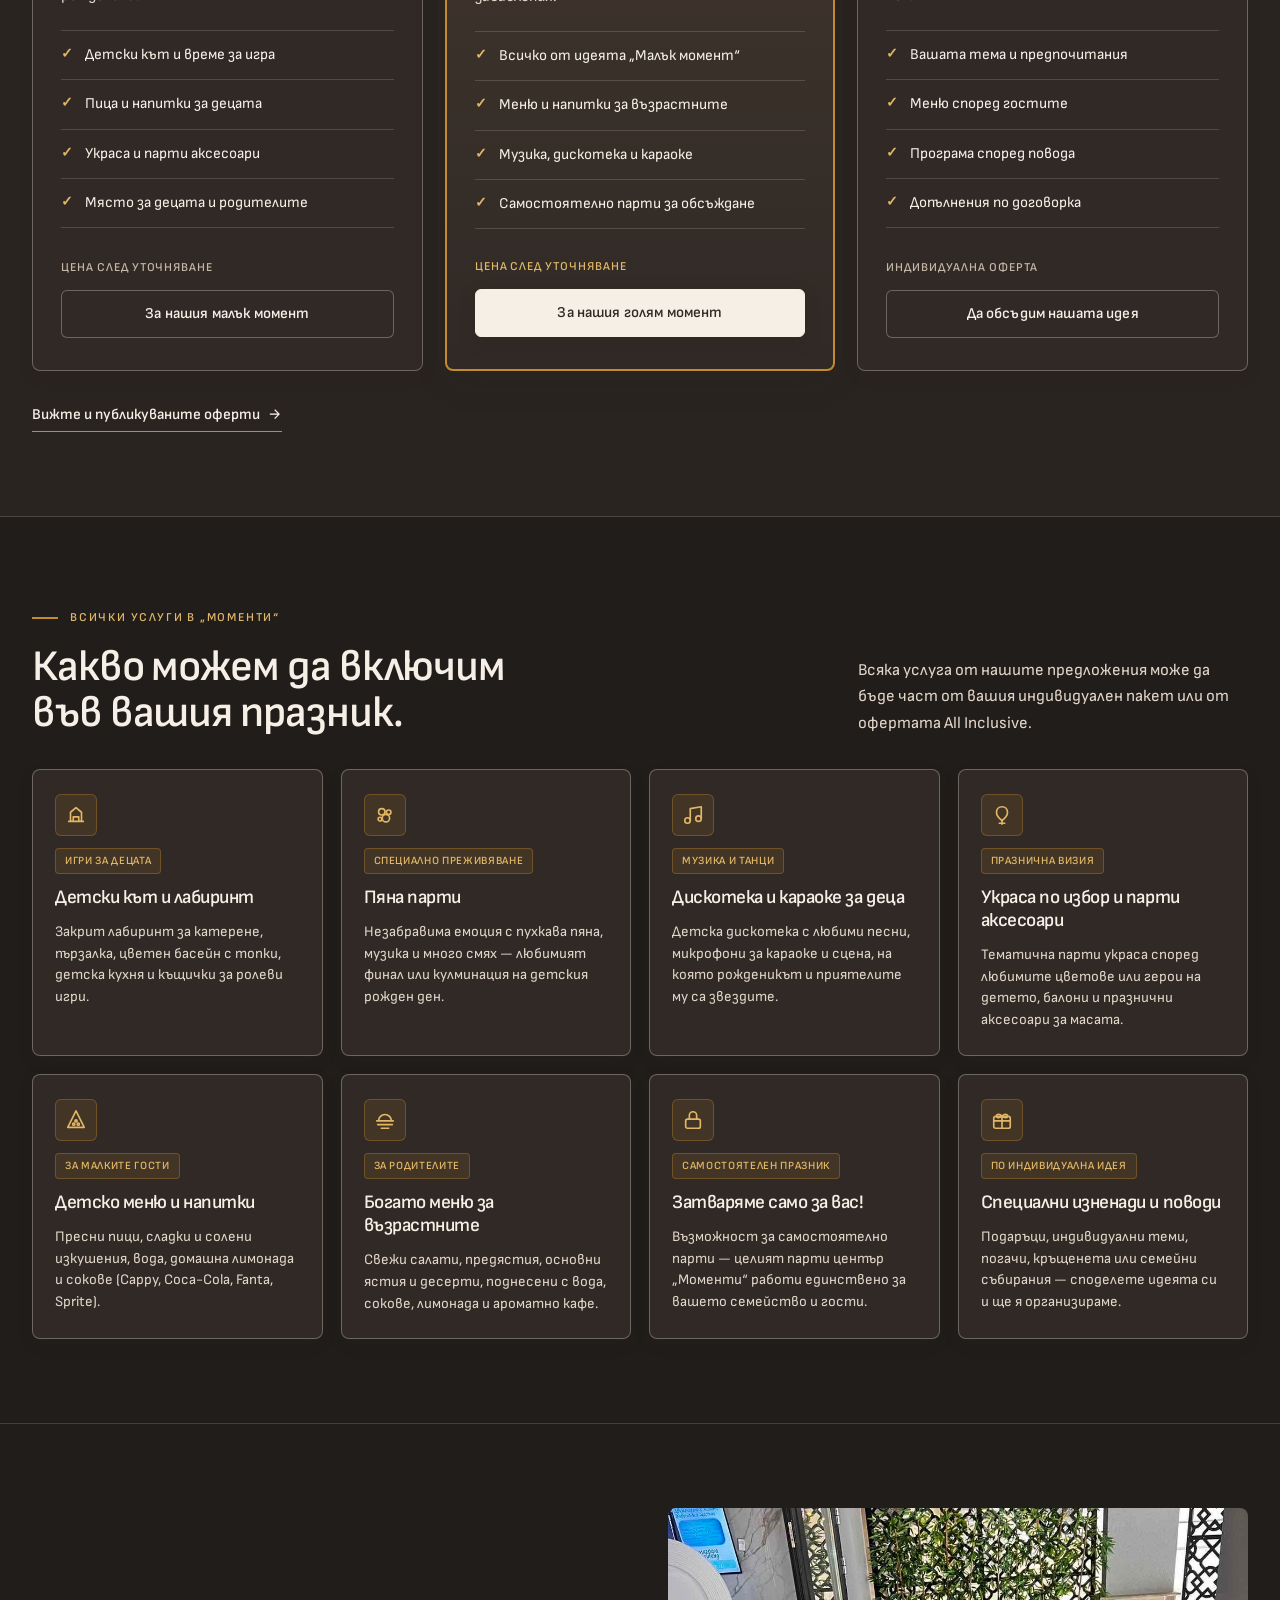
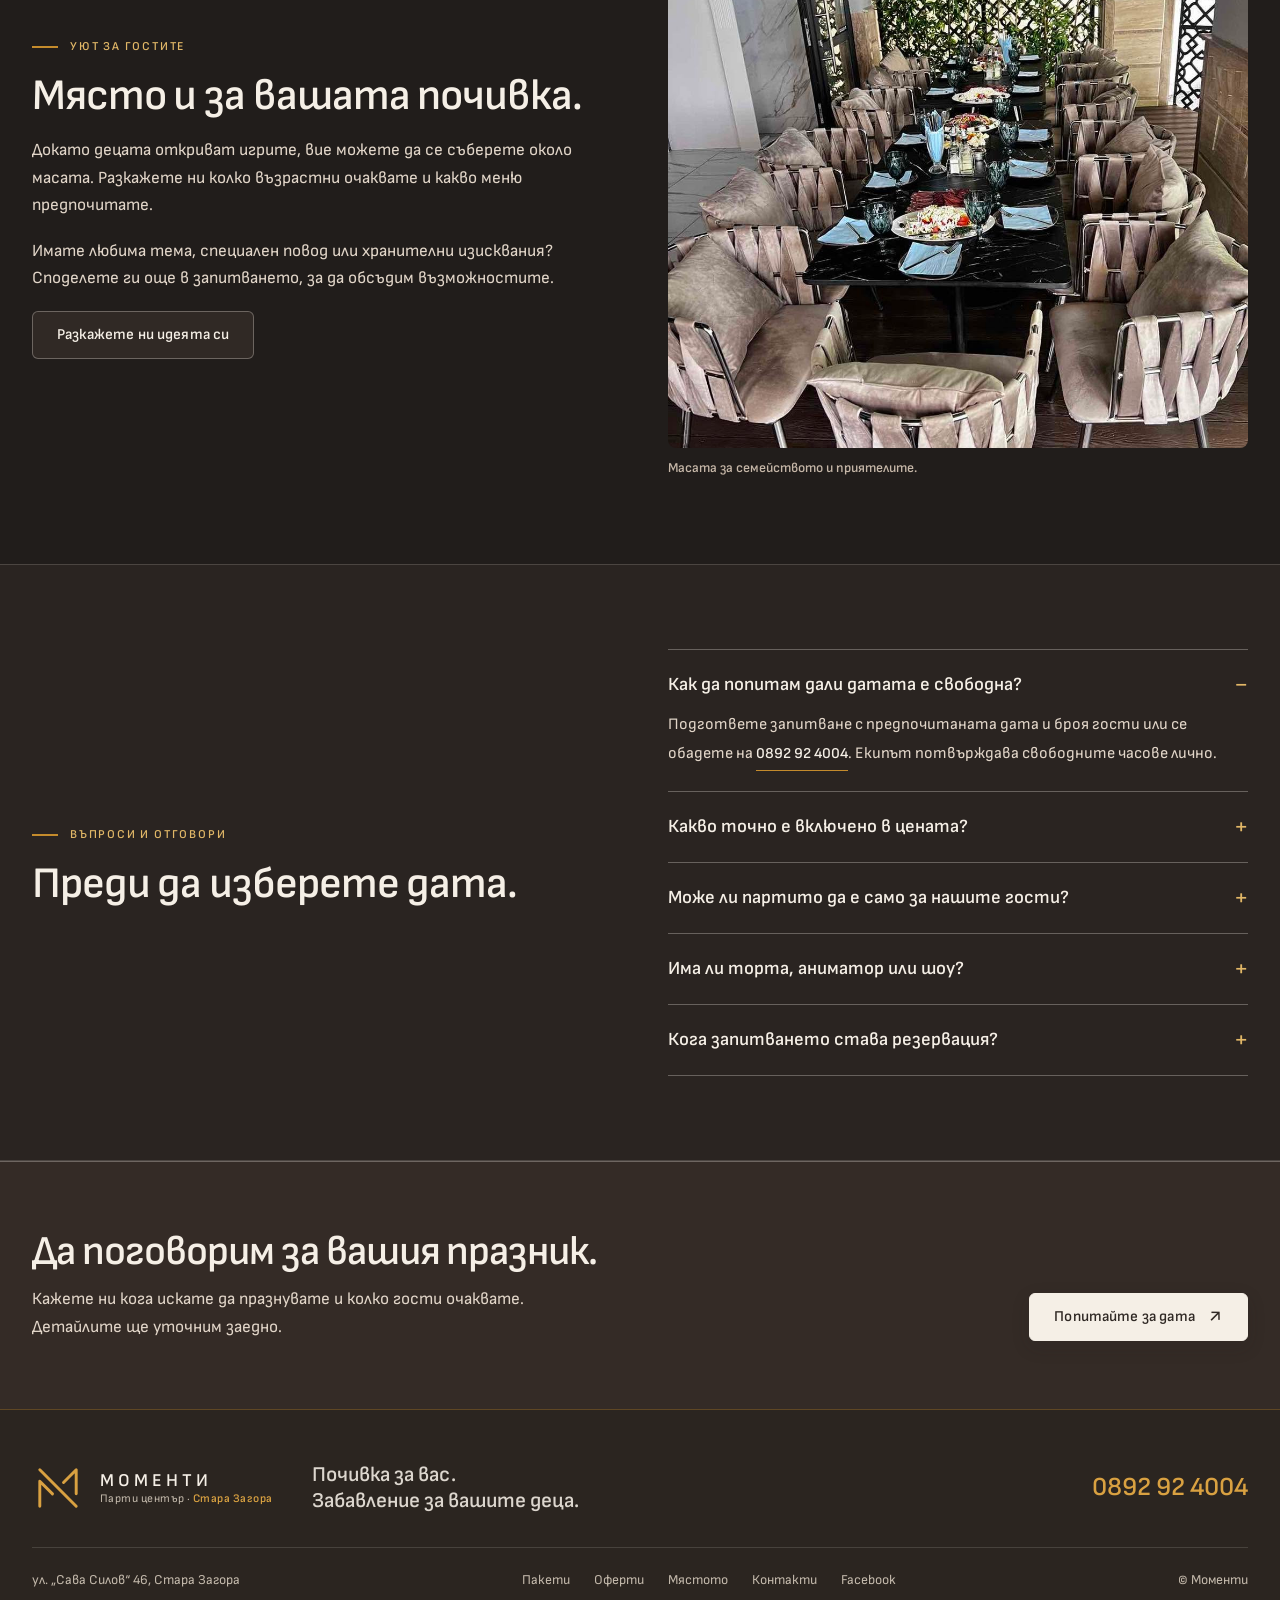
<file: parties/index.html>
<!doctype html>
<html lang="bg">
<head>
<meta charset="utf-8">
<meta name="viewport" content="width=device-width,initial-scale=1">
<meta name="theme-color" content="#211D1B">
<title>Детски рождени дни и пакети | Моменти, Стара Загора</title>
<meta name="description" content="Разгледайте идеи за детски рожден ден в Моменти: детски кът, украса, меню и забавления. Уточнете пакет и свободна дата с екипа.">
<meta property="og:title" content="Детски рождени дни и пакети | Моменти, Стара Загора">
<meta property="og:description" content="Разгледайте идеи за детски рожден ден в Моменти: детски кът, украса, меню и забавления. Уточнете пакет и свободна дата с екипа.">
<link rel="icon" href="../global/logo.svg" type="image/svg+xml">
<link rel="stylesheet" href="../global/style.css?v=20261122">
<script src="../global/main.js?v=20261122" defer></script>
<script type="application/ld+json">{"@context": "https://schema.org", "@type": "LocalBusiness", "name": "Парти център Моменти", "telephone": "+359892924004", "address": {"@type": "PostalAddress", "streetAddress": "ул. Сава Силов 46", "addressLocality": "Стара Загора", "addressCountry": "BG"}, "sameAs": ["https://www.facebook.com/profile.php?id=61556251152077"]}</script>
</head>
<body>
<a class="skip-link" href="#main">Към съдържанието</a>
<header class="site-header">
  <div class="wrap nav">
    <a class="brand" href="../index.html" aria-label="Моменти — начало">
      <svg class="brand-logo" viewBox="0 0 80 80" aria-hidden="true">
        <path d="M12 12 L68 68" stroke-width="5"/>
        <path d="M12 68 L12 29.5 L31.5 49" stroke-width="5"/>
        <path d="M48.5 31.5 L68 12 L68 49" stroke-width="5"/>
      </svg>
      <span class="brand-text">
        <span class="brand-name">Моменти</span>
        <span class="brand-sub">Парти център · <b>Стара Загора</b></span>
      </span>
    </a>
    <button class="menu-toggle" aria-expanded="false" aria-controls="nav-links" aria-label="Отвори менюто"><span></span><span></span></button>
    <nav class="nav-links" id="nav-links" aria-label="Основна навигация">
      <a href="../parties/index.html" aria-current="page">Партита и пакети</a>
      <a href="../offers/index.html">Оферти</a>
      <a href="../gallery/index.html">Мястото</a>
      <a href="../videos/index.html">Нашият екип</a>
      <a href="../contact/index.html">Контакти</a>
      <a class="button primary nav-cta" href="../contact/index.html#inquiry">Попитайте за дата</a>
    </nav>
  </div>
</header>
<main id="main">
  <section class="page-heading wrap">
    <span class="eyebrow">Организация и идеи</span>
    <h1>Вашето парти.<br><span class="text-accent">Вашите Моменти.</span></h1>
    <p>Рожден ден с приятелите или повод, който събира цялото семейство. Започваме с вашата идея и уточняваме всичко, което искате да има на празника.</p>
    <a class="button primary" href="#packages">Разгледайте пакетите <span aria-hidden="true">↓</span></a>
  </section>

  <section class="section">
    <div class="wrap split">
      <figure class="photo">
        <img src="../assets/party-hd.jpg" width="1600" height="1200" alt="Детският кът с пързалка, басейн с топки и подредена празнична маса" fetchpriority="high">
        <figcaption class="photo-caption">Детският кът в „Моменти“.</figcaption>
      </figure>
      <div class="prose">
        <span class="eyebrow warm">Два свята в една зала</span>
        <h2>За играта.<br>За общата маса.<br>За рождения ден.</h2>
        <p>В детския кът има място за игра и движение. До него са масите, около които се събират семейството и приятелите.</p>
        <p>Храната, украсата и програмата зависят от избраното предложение. Обсъждаме ги предварително, за да знаете какво включва вашето парти.</p>
        <a class="text-link" href="../gallery/index.html">Разгледайте мястото <span aria-hidden="true">→</span></a>
      </div>
    </div>
  </section>

  <section class="section packages-section" id="packages">
    <div class="wrap">
      <div class="section-heading">
        <div>
          <span class="eyebrow gold">Предложения за обсъждане</span>
          <h2>Идеи за вашето парти.</h2>
        </div>
        <p>Изберете отправна точка. Заедно с екипа ще уточните продължителността, гостите и подробностите.</p>
      </div>
      <p class="package-note">Трите имена и разпределението на услугите са предложения за обсъждане, а не потвърдени текущи пакети. Включванията и крайната цена се уточняват с „Моменти“.</p>
      <div class="package-grid">
        <article class="package">
          <div class="package-name">
            <span class="package-mark" aria-hidden="true"><i></i></span>
            <h3>Малък<br>момент</h3>
          </div>
          <p class="package-intro">Игри, почерпка и най-близките приятели на рожденика.</p>
          <ul class="package-items">
            <li>Детски кът и време за игра</li>
            <li>Пица и напитки за децата</li>
            <li>Украса и парти аксесоари</li>
            <li>Място за децата и родителите</li>
          </ul>
          <div class="package-bottom">
            <p>Цена след уточняване</p>
            <a class="button secondary" href="../contact/index.html?package=%D0%9C%D0%B0%D0%BB%D1%8A%D0%BA%20%D0%BC%D0%BE%D0%BC%D0%B5%D0%BD%D1%82#inquiry" data-package="Малък момент">За нашия малък момент</a>
          </div>
        </article>
        <article class="package package-featured">
          <div class="package-name">
            <span class="package-mark" aria-hidden="true"><i></i><i></i></span>
            <h3>Голям<br>момент</h3>
          </div>
          <p class="package-intro">Празник с меню за всички и повече време за забавления.</p>
          <ul class="package-items">
            <li>Всичко от идеята „Малък момент“</li>
            <li>Меню и напитки за възрастните</li>
            <li>Музика, дискотека и караоке</li>
            <li>Самостоятелно парти за обсъждане</li>
          </ul>
          <div class="package-bottom">
            <p>Цена след уточняване</p>
            <a class="button primary" href="../contact/index.html?package=%D0%93%D0%BE%D0%BB%D1%8F%D0%BC%20%D0%BC%D0%BE%D0%BC%D0%B5%D0%BD%D1%82#inquiry" data-package="Голям момент">За нашия голям момент</a>
          </div>
        </article>
        <article class="package">
          <div class="package-name">
            <span class="package-mark bespoke" aria-hidden="true"><i></i><i></i><i></i></span>
            <h3>Момент<br>по мярка</h3>
          </div>
          <p class="package-intro">Имате своя идея? Нека започнем точно от нея.</p>
          <ul class="package-items">
            <li>Вашата тема и предпочитания</li>
            <li>Меню според гостите</li>
            <li>Програма според повода</li>
            <li>Допълнения по договорка</li>
          </ul>
          <div class="package-bottom">
            <p>Индивидуална оферта</p>
            <a class="button secondary" href="../contact/index.html?package=%D0%9C%D0%BE%D0%BC%D0%B5%D0%BD%D1%82%20%D0%BF%D0%BE%20%D0%BC%D1%8F%D1%80%D0%BA%D0%B0#inquiry" data-package="Момент по мярка">Да обсъдим нашата идея</a>
          </div>
        </article>
      </div>
      <a class="text-link" href="../offers/index.html">Вижте и публикуваните оферти <span aria-hidden="true">→</span></a>
    </div>
  </section>

  <section class="section services-section" id="services">
    <div class="wrap">
      <div class="section-heading">
        <div>
          <span class="eyebrow">Всички услуги в „Моменти“</span>
          <h2>Какво можем да включим<br>във вашия празник.</h2>
        </div>
        <p>Всяка услуга от нашите предложения може да бъде част от вашия индивидуален пакет или от офертата All Inclusive.</p>
      </div>

      <div class="services-grid">
        <article class="service-card">
          <div class="service-icon" aria-hidden="true">
            <svg viewBox="0 0 24 24"><path d="M4 19h16M6 19V9l6-5 6 5v10M9 19v-5h6v5"/></svg>
          </div>
          <span class="service-tag">Игри за децата</span>
          <h3>Детски кът и лабиринт</h3>
          <p>Закрит лабиринт за катерене, пързалка, цветен басейн с топки, детска кухня и къщички за ролеви игри.</p>
        </article>

        <article class="service-card">
          <div class="service-icon" aria-hidden="true">
            <svg viewBox="0 0 24 24"><circle cx="8.5" cy="8.5" r="3.5"/><circle cx="16" cy="9" r="2.5"/><circle cx="13" cy="15.5" r="4"/><circle cx="6.5" cy="16.5" r="2"/></svg>
          </div>
          <span class="service-tag">Специално преживяване</span>
          <h3>Пяна парти</h3>
          <p>Незабравима емоция с пухкава пяна, музика и много смях — любимият финал или кулминация на детския рожден ден.</p>
        </article>

        <article class="service-card">
          <div class="service-icon" aria-hidden="true">
            <svg viewBox="0 0 24 24"><path d="M9 18V5l12-2v13"/><circle cx="6" cy="18" r="3"/><circle cx="18" cy="16" r="3"/></svg>
          </div>
          <span class="service-tag">Музика и танци</span>
          <h3>Дискотека и караоке за деца</h3>
          <p>Детска дискотека с любими песни, микрофони за караоке и сцена, на която рожденикът и приятелите му са звездите.</p>
        </article>

        <article class="service-card">
          <div class="service-icon" aria-hidden="true">
            <svg viewBox="0 0 24 24"><path d="M12 3c3.5 0 6 2.7 6 6.2 0 4.2-6 8.8-6 8.8S6 13.4 6 9.2C6 5.7 8.5 3 12 3z"/><path d="M12 18v4M9 21h6"/></svg>
          </div>
          <span class="service-tag">Празнична визия</span>
          <h3>Украса по избор и парти аксесоари</h3>
          <p>Тематична парти украса според любимите цветове или герои на детето, балони и празнични аксесоари за масата.</p>
        </article>

        <article class="service-card">
          <div class="service-icon" aria-hidden="true">
            <svg viewBox="0 0 24 24"><path d="M12 2L3 20h18L12 2z"/><circle cx="12" cy="13" r="1.2"/><circle cx="9.5" cy="16.5" r="1.2"/><circle cx="14.5" cy="16.5" r="1.2"/></svg>
          </div>
          <span class="service-tag">За малките гости</span>
          <h3>Детско меню и напитки</h3>
          <p>Пресни пици, сладки и солени изкушения, вода, домашна лимонада и сокове (Cappy, Coca-Cola, Fanta, Sprite).</p>
        </article>

        <article class="service-card">
          <div class="service-icon" aria-hidden="true">
            <svg viewBox="0 0 24 24"><path d="M3 13h18M5 13a7 7 0 0 1 14 0M4 17h16M8 21h8"/></svg>
          </div>
          <span class="service-tag">За родителите</span>
          <h3>Богато меню за възрастните</h3>
          <p>Свежи салати, предястия, основни ястия и десерти, поднесени с вода, сокове, лимонада и ароматно кафе.</p>
        </article>

        <article class="service-card">
          <div class="service-icon" aria-hidden="true">
            <svg viewBox="0 0 24 24"><rect x="4" y="11" width="16" height="10" rx="2"/><path d="M8 11V7a4 4 0 0 1 8 0v4"/></svg>
          </div>
          <span class="service-tag">Самостоятелен празник</span>
          <h3>Затваряме само за вас!</h3>
          <p>Възможност за самостоятелно парти — целият парти център „Моменти“ работи единствено за вашето семейство и гости.</p>
        </article>

        <article class="service-card">
          <div class="service-icon" aria-hidden="true">
            <svg viewBox="0 0 24 24"><rect x="3" y="8" width="18" height="13" rx="2"/><path d="M12 8v13M3 13h18M12 8c-2-3-6-3-6 0s6 0 6 0zm0 0c2-3 6-3 6 0s-6 0-6 0z"/></svg>
          </div>
          <span class="service-tag">По индивидуална идея</span>
          <h3>Специални изненади и поводи</h3>
          <p>Подаръци, индивидуални теми, погачи, кръщенета или семейни събирания — споделете идеята си и ще я организираме.</p>
        </article>
      </div>
    </div>
  </section>

  <section class="section">
    <div class="wrap split">
      <div class="prose">
        <span class="eyebrow">Уют за гостите</span>
        <h2>Място и за вашата почивка.</h2>
        <p>Докато децата откриват игрите, вие можете да се съберете около масата. Разкажете ни колко възрастни очаквате и какво меню предпочитате.</p>
        <p>Имате любима тема, специален повод или хранителни изисквания? Споделете ги още в запитването, за да обсъдим възможностите.</p>
        <a class="button secondary" href="../contact/index.html#inquiry">Разкажете ни идеята си</a>
      </div>
      <figure class="photo portrait">
        <img src="../assets/facebook-2.jpg" width="1080" height="1351" alt="Подредена маса и кресла за гостите в Моменти" loading="lazy">
        <figcaption class="photo-caption">Масата за семейството и приятелите.</figcaption>
      </figure>
    </div>
  </section>

  <section class="section soft-section">
    <div class="wrap split">
      <div>
        <span class="eyebrow warm">Въпроси и отговори</span>
        <h2>Преди да изберете дата.</h2>
      </div>
      <div class="details-list">
        <details open>
          <summary>Как да попитам дали датата е свободна?</summary>
          <p>Подгответе запитване с предпочитаната дата и броя гости или се обадете на <a class="text-link" href="tel:+359892924004">0892 92 4004</a>. Екипът потвърждава свободните часове лично.</p>
        </details>
        <details>
          <summary>Какво точно е включено в цената?</summary>
          <p>Зависи от предложението за вашия празник. Уточнете продължителност, гости, храна, напитки, украса и програма. Попитайте и как се заплащат допълнителни гости или време.</p>
        </details>
        <details>
          <summary>Може ли партито да е само за нашите гости?</summary>
          <p>В публикуваната All Inclusive оферта е предвидено самостоятелно парти. Попитайте дали този формат е възможен за вашата дата и какви са актуалните условия.</p>
        </details>
        <details>
          <summary>Има ли торта, аниматор или шоу?</summary>
          <p>Тези услуги не се приемат за включени във всяко парти. Посочете какво искате в запитването и екипът ще уточни възможностите, цената и организацията.</p>
        </details>
        <details>
          <summary>Кога запитването става резервация?</summary>
          <p>След като уточните условията и получите потвърждение от екипа. Формата на сайта подготвя съобщение; тя не запазва дата автоматично.</p>
        </details>
      </div>
    </div>
  </section>

  <section class="section closing">
    <div class="wrap section-heading">
      <div>
        <h2>Да поговорим за вашия празник.</h2>
        <p>Кажете ни кога искате да празнувате и колко гости очаквате. Детайлите ще уточним заедно.</p>
      </div>
      <a class="button primary" href="../contact/index.html#inquiry">Попитайте за дата <span aria-hidden="true">↗</span></a>
    </div>
  </section>
</main>
<footer class="footer">
  <div class="wrap footer-top">
    <a class="footer-brand" href="../index.html" aria-label="Моменти — начало">
      <svg class="brand-logo" viewBox="0 0 80 80" aria-hidden="true">
        <path d="M12 12 L68 68" stroke-width="4.5"/>
        <path d="M12 68 L12 29.5 L31.5 49" stroke-width="4.5"/>
        <path d="M48.5 31.5 L68 12 L68 49" stroke-width="4.5"/>
      </svg>
      <span class="brand-text">
        <span class="brand-name">Моменти</span>
        <span class="brand-sub">Парти център · <b>Стара Загора</b></span>
      </span>
    </a>
    <p>Почивка за вас.<br>Забавление за вашите деца.</p>
    <a class="footer-phone" href="tel:+359892924004">0892 92 4004</a>
  </div>
  <div class="wrap footer-bottom">
    <span>ул. „Сава Силов“ 46, Стара Загора</span>
    <nav aria-label="Връзки в края на страницата">
      <a href="../parties/index.html">Пакети</a>
      <a href="../offers/index.html">Оферти</a>
      <a href="../gallery/index.html">Мястото</a>
      <a href="../contact/index.html">Контакти</a>
      <a href="https://www.facebook.com/profile.php?id=61556251152077" target="_blank" rel="noopener">Facebook</a>
    </nav>
    <span>© Моменти</span>
  </div>
</footer>
<a class="mobile-contact" href="../contact/index.html#inquiry">Попитайте за дата <span aria-hidden="true">↗</span></a>
</body>
</html>
</file>
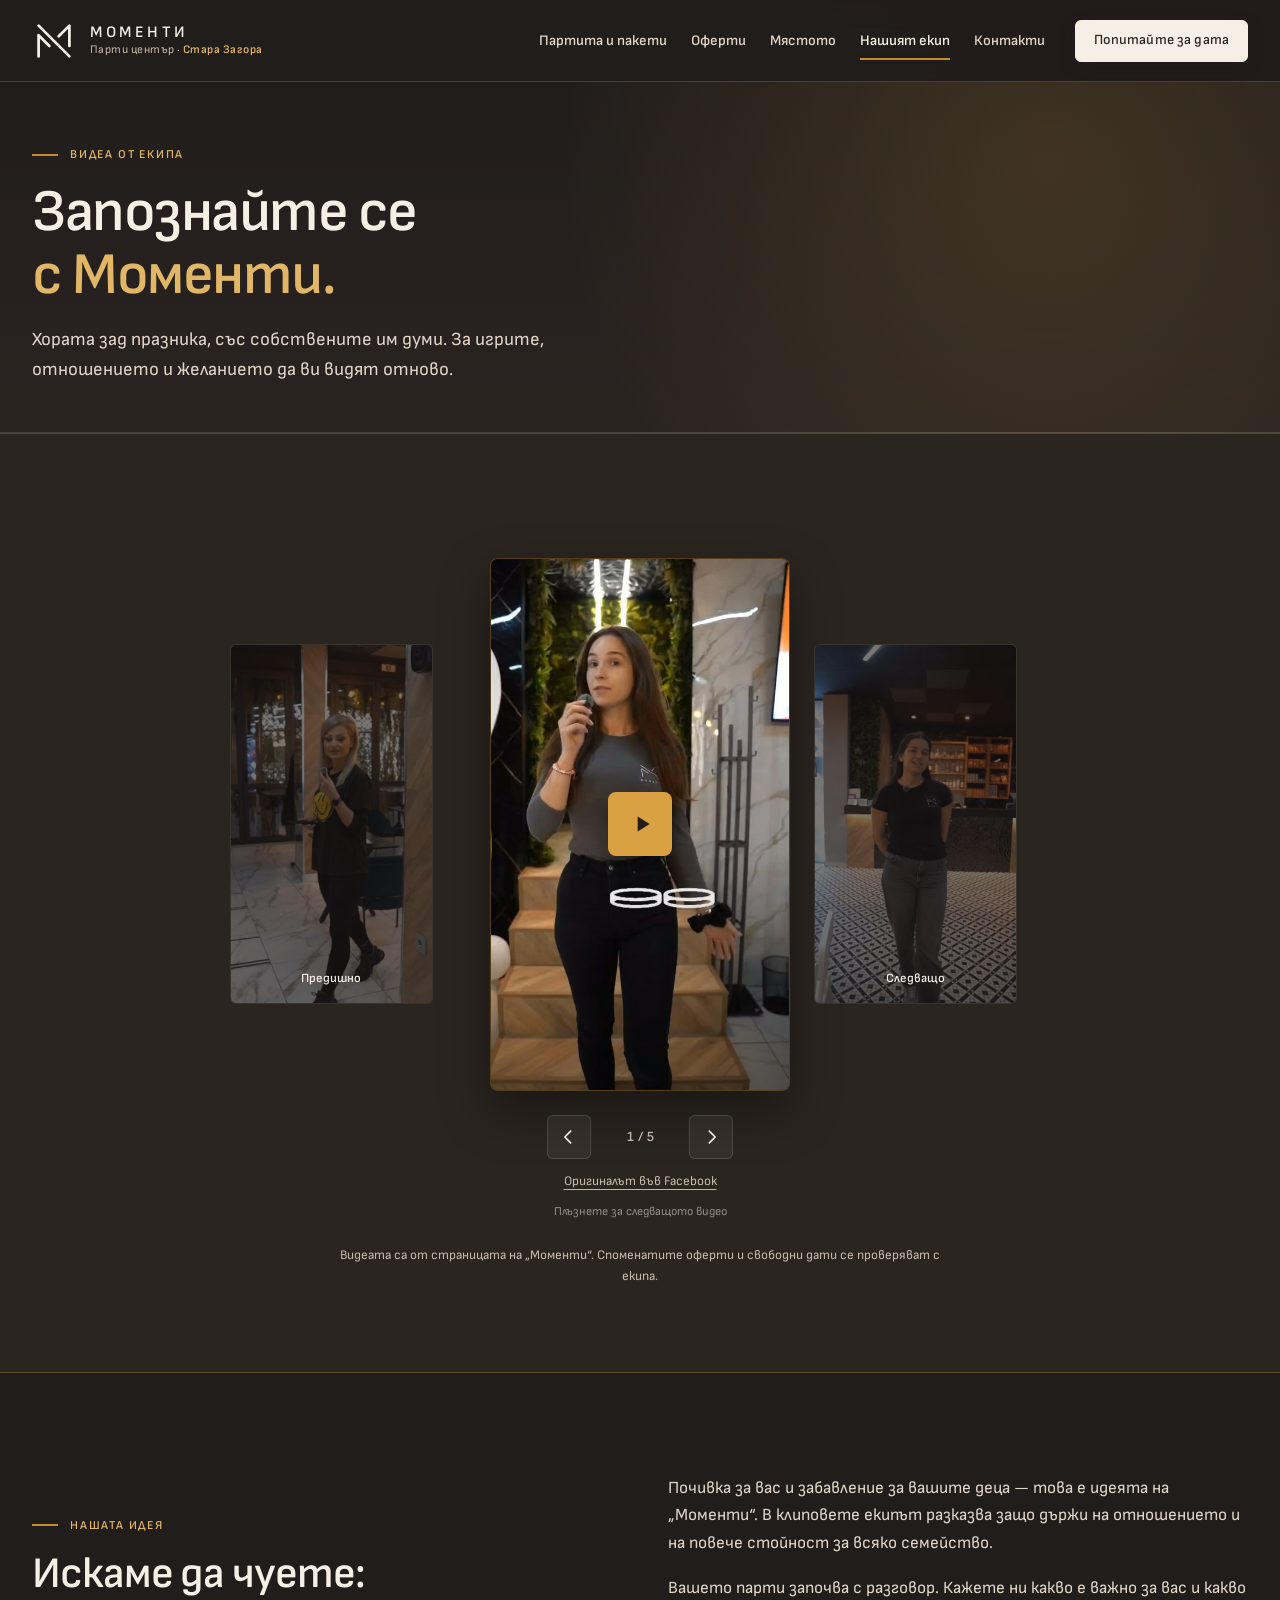
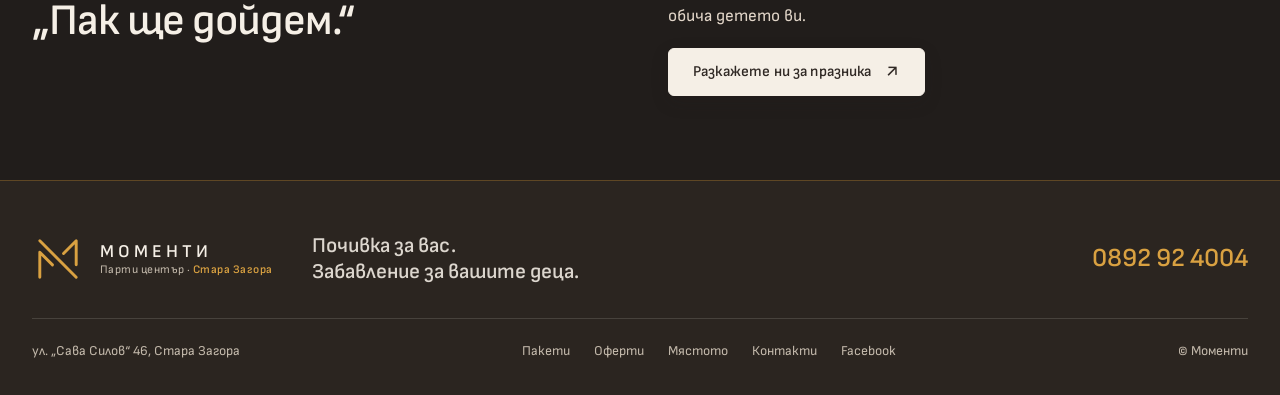
<file: videos/index.html>
<!doctype html>
<html lang="bg">
<head>
<meta charset="utf-8">
<meta name="viewport" content="width=device-width,initial-scale=1">
<meta name="theme-color" content="#211D1B">
<title>Екипът на Моменти във видео | Парти център Стара Загора</title>
<meta name="description" content="Запознайте се с екипа на Моменти. Кратки видеа за детските партита, отношението към гостите и идеите за вашия празник.">
<meta property="og:title" content="Екипът на Моменти във видео | Парти център Стара Загора">
<meta property="og:description" content="Запознайте се с екипа на Моменти. Кратки видеа за детските партита, отношението към гостите и идеите за вашия празник.">
<link rel="icon" href="../global/logo.svg" type="image/svg+xml">
<link rel="stylesheet" href="../global/style.css?v=20261122">
<script src="../global/main.js?v=20261122" defer></script>
<script type="application/ld+json">{"@context": "https://schema.org", "@type": "LocalBusiness", "name": "Парти център Моменти", "telephone": "+359892924004", "address": {"@type": "PostalAddress", "streetAddress": "ул. Сава Силов 46", "addressLocality": "Стара Загора", "addressCountry": "BG"}, "sameAs": ["https://www.facebook.com/profile.php?id=61556251152077"]}</script>
</head>
<body>
<a class="skip-link" href="#main">Към съдържанието</a>
<header class="site-header">
  <div class="wrap nav">
    <a class="brand" href="../index.html" aria-label="Моменти — начало">
      <svg class="brand-logo" viewBox="0 0 80 80" aria-hidden="true">
        <path d="M12 12 L68 68" stroke-width="5"/>
        <path d="M12 68 L12 29.5 L31.5 49" stroke-width="5"/>
        <path d="M48.5 31.5 L68 12 L68 49" stroke-width="5"/>
      </svg>
      <span class="brand-text">
        <span class="brand-name">Моменти</span>
        <span class="brand-sub">Парти център · <b>Стара Загора</b></span>
      </span>
    </a>
    <button class="menu-toggle" aria-expanded="false" aria-controls="nav-links" aria-label="Отвори менюто"><span></span><span></span></button>
    <nav class="nav-links" id="nav-links" aria-label="Основна навигация">
      <a href="../parties/index.html">Партита и пакети</a>
      <a href="../offers/index.html">Оферти</a>
      <a href="../gallery/index.html">Мястото</a>
      <a href="../videos/index.html" aria-current="page">Нашият екип</a>
      <a href="../contact/index.html">Контакти</a>
      <a class="button primary nav-cta" href="../contact/index.html#inquiry">Попитайте за дата</a>
    </nav>
  </div>
</header>
<main id="main">
  <section class="page-heading wrap">
    <span class="eyebrow warm">Видеа от екипа</span>
    <h1>Запознайте се<br><span class="text-accent">с Моменти.</span></h1>
    <p>Хората зад празника, със собствените им думи. За игрите, отношението и желанието да ви видят отново.</p>
  </section>

  <section class="section reels-section">
    <div class="wrap">
      <div class="carousel" data-reels="1612232667048642,1645007036826260,1484934813285538,926117303507983,1515124636897761" aria-label="Видеа от екипа на Моменти"></div>
      <p class="video-note">Видеата са от страницата на „Моменти“. Споменатите оферти и свободни дати се проверяват с екипа.</p>
    </div>
  </section>

  <section class="section">
    <div class="wrap split">
      <div>
        <span class="eyebrow">Нашата идея</span>
        <h2>Искаме да чуете:<br>„Пак ще дойдем.“</h2>
      </div>
      <div class="prose">
        <p>Почивка за вас и забавление за вашите деца — това е идеята на „Моменти“. В клиповете екипът разказва защо държи на отношението и на повече стойност за всяко семейство.</p>
        <p>Вашето парти започва с разговор. Кажете ни какво е важно за вас и какво обича детето ви.</p>
        <a class="button primary" href="../contact/index.html#inquiry">Разкажете ни за празника <span aria-hidden="true">↗</span></a>
      </div>
    </div>
  </section>
</main>
<footer class="footer">
  <div class="wrap footer-top">
    <a class="footer-brand" href="../index.html" aria-label="Моменти — начало">
      <svg class="brand-logo" viewBox="0 0 80 80" aria-hidden="true">
        <path d="M12 12 L68 68" stroke-width="4.5"/>
        <path d="M12 68 L12 29.5 L31.5 49" stroke-width="4.5"/>
        <path d="M48.5 31.5 L68 12 L68 49" stroke-width="4.5"/>
      </svg>
      <span class="brand-text">
        <span class="brand-name">Моменти</span>
        <span class="brand-sub">Парти център · <b>Стара Загора</b></span>
      </span>
    </a>
    <p>Почивка за вас.<br>Забавление за вашите деца.</p>
    <a class="footer-phone" href="tel:+359892924004">0892 92 4004</a>
  </div>
  <div class="wrap footer-bottom">
    <span>ул. „Сава Силов“ 46, Стара Загора</span>
    <nav aria-label="Връзки в края на страницата">
      <a href="../parties/index.html">Пакети</a>
      <a href="../offers/index.html">Оферти</a>
      <a href="../gallery/index.html">Мястото</a>
      <a href="../contact/index.html">Контакти</a>
      <a href="https://www.facebook.com/profile.php?id=61556251152077" target="_blank" rel="noopener">Facebook</a>
    </nav>
    <span>© Моменти</span>
  </div>
</footer>
<a class="mobile-contact" href="../contact/index.html#inquiry">Попитайте за дата <span aria-hidden="true">↗</span></a>
</body>
</html>
</file>
<file: global/style.css>
@font-face {
  font-family: 'Sofia';
  src: url('../assets/fonts/sofia-regular.ttf') format('truetype');
  font-weight: 400;
  font-display: swap;
}
@font-face {
  font-family: 'Sofia';
  src: url('../assets/fonts/sofia-semibold.ttf') format('truetype');
  font-weight: 600 800;
  font-display: swap;
}
@font-face {
  font-family: 'SofiaCondensed';
  src: url('../assets/fonts/sofia-condensed.ttf') format('truetype');
  font-weight: 500 800;
  font-display: swap;
}

:root {
  /* Soothing, Eye-Friendly Warm Cashmere, Sand & Soft Mocha Palette (Zero harsh black/white glare!) */
  --bg: #211d1b;
  --bg-soft: #2a2421;
  --bg-deep: #342b26;
  --surface: #302925;
  --surface-elevated: #3b322c;

  /* Warm Espresso Velvet (used only for the video stage & footer — warm, soft, never pitch black) */
  --velvet: #2B2520;
  --velvet-soft: #362F29;
  --velvet-line: rgba(242, 236, 225, 0.14);

  /* Eye-Comfortable Typography */
  --ink: #f5efe6;
  --ink-soft: #e1d5c8;
  --muted: #c5b6a7;
  --light-ink: #F5EFE6;
  --light-muted: #C2B8AA;

  /* Borders & Hairlines */
  --line: rgba(245, 239, 230, 0.16);
  --line-strong: rgba(245, 239, 230, 0.30);

  /* Warm Champagne Gold & Botanical Sage Accents */
  --gold: #C48B2C;
  --gold-bright: #D9A141;
  --gold-deep: #e1b767;
  --gold-subtle: rgba(196, 139, 44, 0.13);
  --gold-line: rgba(196, 139, 44, 0.34);

  --sage: #a3c5ab;
  --sage-subtle: rgba(61, 94, 78, 0.12);

  /* Fonts */
  --font-sans: 'Sofia', -apple-system, BlinkMacSystemFont, 'Segoe UI', Roboto, sans-serif;
  --font-display: 'Sofia', -apple-system, BlinkMacSystemFont, 'Segoe UI', sans-serif;

  /* Measured 6px - 8px Modern Corners */
  --radius-sm: 6px;
  --radius-md: 8px;
  --radius-lg: 10px;

  /* Soft Ambient Shadows */
  --shadow-sm: 0 6px 20px rgba(38, 33, 29, 0.05);
  --shadow-md: 0 14px 34px rgba(38, 33, 29, 0.08);
  --shadow-lg: 0 22px 48px rgba(38, 33, 29, 0.12);
}

*, *::before, *::after {
  box-sizing: border-box;
}

html {
  scroll-behavior: smooth;
  scroll-padding-top: 92px;
}

body {
  margin: 0;
  background-color: var(--bg);
  background-image:
    radial-gradient(circle at 15% 10%, rgba(217, 161, 65, 0.08), transparent 40%),
    radial-gradient(circle at 85% 25%, rgba(61, 94, 78, 0.06), transparent 42%);
  color: var(--ink);
  font: 17px/1.62 var(--font-sans);
  -webkit-font-smoothing: antialiased;
  overflow-x: hidden;
}

h1, h2, h3, h4, p, figure, blockquote, ul, ol {
  margin: 0;
}

h1, h2, h3 {
  font-family: var(--font-display);
  font-weight: 700;
  line-height: 1.07;
  letter-spacing: -0.025em;
  color: inherit;
}

h1 {
  font-size: clamp(2.45rem, 4.7vw, 4.25rem);
}

h2 {
  font-size: clamp(1.95rem, 3.4vw, 3.05rem);
}

h3 {
  font-size: clamp(1.35rem, 2.1vw, 1.8rem);
}

p {
  max-width: 64ch;
}

img {
  display: block;
  max-width: 100%;
  height: auto;
}

a {
  color: inherit;
  text-decoration: none;
}

button, input, select, textarea {
  font: inherit;
}

button {
  cursor: pointer;
}

svg {
  width: 20px;
  height: 20px;
  fill: none;
  stroke: currentColor;
  stroke-width: 1.8;
  stroke-linecap: round;
  stroke-linejoin: round;
  flex-shrink: 0;
}

button, a, input, select, textarea, summary {
  -webkit-tap-highlight-color: transparent;
}

a:focus-visible,
button:focus-visible,
input:focus-visible,
select:focus-visible,
textarea:focus-visible,
summary:focus-visible {
  outline: 2px solid var(--gold);
  outline-offset: 4px;
}

::selection {
  background: var(--gold-bright);
  color: #211d1b;
}

[hidden] {
  display: none !important;
}

.wrap {
  width: min(1280px, calc(100% - 64px));
  margin-inline: auto;
}

.section {
  padding: 84px 0;
}

.skip-link {
  position: fixed;
  z-index: 200;
  top: 12px;
  left: 16px;
  padding: 10px 18px;
  background: var(--ink);
  color: var(--surface);
  border-radius: var(--radius-sm);
  font-weight: 700;
  transform: translateY(-150%);
  transition: transform 0.2s ease;
}

.skip-link:focus {
  transform: translateY(0);
}

/* Architectural Eyebrow Kickers */
.eyebrow {
  display: inline-flex;
  align-items: center;
  gap: 12px;
  color: var(--gold-deep);
  font-size: 12px;
  font-weight: 700;
  text-transform: uppercase;
  letter-spacing: 0.15em;
  margin-bottom: 16px;
}

.eyebrow::before {
  content: '';
  display: inline-block;
  width: 26px;
  height: 2px;
  background: var(--gold);
  flex-shrink: 0;
}

.eyebrow svg {
  display: none;
}

.reels-section .eyebrow {
  color: var(--gold-bright);
}

.text-accent {
  color: var(--gold-deep);
}

/* Buttons & Links (6px - 8px corners) */
.button {
  display: inline-flex;
  align-items: center;
  justify-content: center;
  gap: 12px;
  min-height: 48px;
  padding: 12px 24px;
  border: 1px solid transparent;
  border-radius: var(--radius-sm);
  font-size: 15px;
  line-height: 1.3;
  font-weight: 700;
  letter-spacing: 0.01em;
  text-align: center;
  transition: background-color 0.2s ease, color 0.2s ease, border-color 0.2s ease, transform 0.2s ease, box-shadow 0.2s ease;
}

.button:hover {
  transform: translateY(-1px);
}

.button:active {
  transform: translateY(0);
}

.button span[aria-hidden] {
  font-size: 18px;
  line-height: 1;
  transition: transform 0.2s ease;
}

.button:hover span[aria-hidden] {
  transform: translate(2px, -2px);
}

.primary {
  background: var(--ink);
  color: var(--surface);
  border-color: var(--ink);
  box-shadow: 0 6px 18px rgba(38, 33, 29, 0.16);
}

.primary:hover {
  background: var(--gold-deep);
  border-color: var(--gold-deep);
  color: #211d1b;
}

.secondary {
  background: var(--surface);
  color: var(--ink);
  border-color: var(--line-strong);
}

.secondary:hover {
  background: var(--ink);
  color: var(--surface);
  border-color: var(--ink);
}

.text-link {
  display: inline-flex;
  align-items: center;
  gap: 8px;
  color: var(--ink);
  font-size: 15px;
  font-weight: 700;
  padding: 4px 0;
  border-bottom: 1.5px solid var(--gold);
  transition: color 0.2s ease, gap 0.2s ease;
}

.text-link:hover {
  color: var(--gold-deep);
  gap: 12px;
}

/* Warm Cashmere Glass Header & Pure SVG Logo */
.site-header {
  position: sticky;
  top: 0;
  z-index: 60;
  height: 82px;
  background: rgba(33, 29, 27, 0.94);
  backdrop-filter: blur(14px);
  -webkit-backdrop-filter: blur(14px);
  border-bottom: 1px solid var(--line);
  color: var(--ink);
}

.nav {
  height: 100%;
  display: flex;
  align-items: center;
  justify-content: space-between;
  gap: 24px;
}

.brand {
  display: inline-flex;
  align-items: center;
  gap: 14px;
  flex-shrink: 0;
  color: var(--ink);
}

.brand-logo {
  width: 44px;
  height: 44px;
  color: var(--ink);
  stroke: currentColor;
  transition: transform 0.25s ease, color 0.25s ease;
}

.brand:hover .brand-logo {
  transform: scale(1.04);
  color: var(--gold-deep);
}

.brand-text {
  display: flex;
  flex-direction: column;
  gap: 2px;
}

.brand-name {
  font-size: 16px;
  font-weight: 700;
  letter-spacing: 0.22em;
  text-transform: uppercase;
  line-height: 1;
  color: var(--ink);
}

.brand-sub {
  font-size: 11.5px;
  color: var(--muted);
  letter-spacing: 0.04em;
  line-height: 1.2;
}

.brand-sub b {
  color: var(--gold-deep);
  font-weight: 700;
}

.nav-links {
  display: flex;
  align-items: center;
  gap: 24px;
  font-size: 14.5px;
  font-weight: 600;
}

.nav-links > a:not(.button) {
  position: relative;
  padding: 8px 0;
  color: var(--ink-soft);
  transition: color 0.2s ease;
}

.nav-links > a:not(.button)::after {
  content: '';
  position: absolute;
  left: 0;
  right: 0;
  bottom: 0;
  height: 2px;
  background: var(--gold);
  transform: scaleX(0);
  transform-origin: left;
  transition: transform 0.22s ease;
}

.nav-links > a:not(.button):hover,
.nav-links > a[aria-current="page"] {
  color: var(--ink);
}

.nav-links > a:not(.button):hover::after,
.nav-links > a[aria-current="page"]::after {
  transform: scaleX(1);
}

.nav-cta {
  margin-left: 6px;
  min-height: 42px;
  padding: 10px 18px;
  font-size: 14px;
}

.menu-toggle {
  display: none;
}

.mobile-contact {
  display: none;
}

/* Warm Cashmere Editorial Split Hero Section (Clean, Uncluttered, Instant Readability) */
.hero {
  position: relative;
  padding: 44px 0 56px;
  background:
    radial-gradient(circle at 82% 16%, rgba(217, 161, 65, 0.14), transparent 46%),
    linear-gradient(180deg, var(--bg) 0%, var(--bg-soft) 100%);
  border-bottom: 1px solid var(--line-strong);
  z-index: 1;
}

.hero-grid {
  display: grid;
  grid-template-columns: 1.06fr 0.94fr;
  gap: 48px;
  align-items: center;
}

.hero-main {
  display: flex;
  flex-direction: column;
  align-items: flex-start;
}

.hero h1 {
  font-size: clamp(2.45rem, 4.4vw, 4rem);
  line-height: 1.04;
  letter-spacing: -0.03em;
  color: var(--ink);
  margin-bottom: 18px;
}

.hero-lead {
  font-size: 17.5px;
  line-height: 1.6;
  color: var(--ink-soft);
  max-width: 56ch;
  margin-bottom: 24px;
}

.hero-lead strong {
  color: var(--ink);
}

.hero-pillars {
  display: grid;
  grid-template-columns: repeat(3, minmax(0, 1fr));
  gap: 12px;
  width: 100%;
  margin-bottom: 26px;
}

.hero-pillar {
  background: var(--surface);
  border: 1px solid var(--line-strong);
  border-left: 3px solid var(--gold);
  border-radius: var(--radius-sm);
  padding: 12px 14px;
  box-shadow: var(--shadow-sm);
}

.hero-pillar strong {
  display: block;
  font-size: 14px;
  color: var(--ink);
  margin-bottom: 3px;
}

.hero-pillar span {
  display: block;
  font-size: 12.5px;
  line-height: 1.4;
  color: var(--ink-soft);
}

.hero-actions {
  display: flex;
  flex-wrap: wrap;
  align-items: center;
  gap: 12px;
  width: 100%;
}

.hero-meta-bar {
  display: flex;
  flex-wrap: wrap;
  align-items: center;
  justify-content: space-between;
  gap: 16px;
  width: 100%;
  margin-top: 24px;
  padding-top: 20px;
  border-top: 1px solid var(--line);
}

.team-peek {
  display: inline-flex;
  align-items: center;
  gap: 12px;
  padding: 8px 12px;
  background: var(--surface);
  border: 1px solid var(--line-strong);
  border-radius: var(--radius-sm);
  color: var(--ink);
  transition: border-color 0.2s ease, transform 0.2s ease;
}

.team-peek:hover {
  border-color: var(--gold);
  transform: translateY(-1px);
}

.team-peek > img {
  width: 40px;
  height: 48px;
  object-fit: cover;
  object-position: 50% 22%;
  border-radius: 4px;
  flex-shrink: 0;
}

.team-peek > span {
  display: flex;
  flex-direction: column;
  font-size: 12.5px;
  color: var(--muted);
}

.team-peek b {
  font-size: 14px;
  font-weight: 700;
  color: var(--ink);
}

.team-peek svg {
  width: 30px;
  height: 30px;
  padding: 6px;
  border-radius: 4px;
  background: var(--gold-subtle);
  color: var(--gold-deep);
  fill: currentColor;
  stroke: none;
  margin-left: 6px;
  transition: background-color 0.2s ease, color 0.2s ease;
}

.team-peek:hover svg {
  background: var(--ink);
  color: var(--surface);
}

.hero-quick-links {
  display: flex;
  flex-wrap: wrap;
  align-items: center;
  gap: 16px;
  font-size: 14.5px;
  font-weight: 700;
}

.hero-quick-links a {
  display: inline-flex;
  align-items: center;
  gap: 7px;
  color: var(--ink);
  transition: color 0.2s ease;
}

.hero-quick-links a:hover {
  color: var(--gold-deep);
}

.hero-quick-links svg {
  width: 17px;
  height: 17px;
  color: var(--gold-deep);
}

/* Right Column: Editorial Venue Photo Collage */
.hero-showcase {
  display: flex;
  flex-direction: column;
  gap: 16px;
}

.photo-stage {
  display: block;
  position: relative;
  border-radius: var(--radius-md);
  overflow: hidden;
  border: 1px solid var(--line-strong);
  background: var(--bg-deep);
  box-shadow: var(--shadow-md);
}

.hero-photo-primary img {
  width: 100%;
  height: 290px;
  object-fit: cover;
  object-position: center 58%;
  transition: transform 0.6s cubic-bezier(0.2, 0.7, 0.3, 1);
}

.hero-photo-secondary-row {
  display: grid;
  grid-template-columns: 1.15fr 0.85fr;
  gap: 16px;
  align-items: stretch;
}

.hero-photo-secondary img {
  width: 100%;
  height: 185px;
  object-fit: cover;
  object-position: center 54%;
  transition: transform 0.6s cubic-bezier(0.2, 0.7, 0.3, 1);
}

.hero-showcase figure:hover img {
  transform: scale(1.025);
}

.hero-showcase figcaption {
  display: flex;
  align-items: center;
  justify-content: space-between;
  gap: 10px;
  padding: 8px 2px 0;
  font-size: 13px;
  color: var(--ink-soft);
}

.hero-showcase figcaption strong {
  color: var(--ink);
}

.hero-showcase figcaption a {
  color: var(--gold-deep);
  font-weight: 700;
  white-space: nowrap;
}

.hero-venue-card {
  background: var(--surface);
  border: 1px solid var(--line-strong);
  border-radius: var(--radius-md);
  padding: 18px;
  display: flex;
  flex-direction: column;
  justify-content: space-between;
  box-shadow: var(--shadow-sm);
}

.venue-card-kicker {
  font-size: 11px;
  font-weight: 700;
  text-transform: uppercase;
  letter-spacing: 0.1em;
  color: var(--gold-deep);
}

.hero-venue-card strong {
  font-size: 17px;
  color: var(--ink);
  margin-top: 4px;
}

.hero-venue-card p {
  font-size: 13px;
  line-height: 1.45;
  color: var(--ink-soft);
  margin: 8px 0 12px;
}

.hero-venue-card .text-link {
  font-size: 13px;
  align-self: flex-start;
}

.star-icon {
  color: var(--gold-deep);
  font-size: 17px;
}

/* Inner Page Headings (Soft Warm Sand Stage) */
.page-heading {
  position: relative;
  padding: 56px 0 48px;
  color: var(--ink);
  z-index: 1;
}

.page-heading::before {
  content: '';
  position: absolute;
  top: 0;
  bottom: 0;
  left: 50%;
  width: 100vw;
  transform: translateX(-50%);
  background:
    radial-gradient(circle at 82% 22%, rgba(217, 161, 65, 0.16), transparent 45%),
    linear-gradient(180deg, var(--bg) 0%, var(--bg-soft) 100%);
  border-bottom: 1px solid var(--line);
  z-index: -1;
}

.page-heading h1 {
  font-size: clamp(2.4rem, 4.6vw, 4rem);
  max-width: 860px;
  color: var(--ink);
}

.page-heading p {
  font-size: 18.5px;
  max-width: 640px;
  margin-top: 18px;
  color: var(--ink-soft);
}

.page-heading > .button {
  margin-top: 26px;
}

/* Welcome & Interactive Two-Worlds Explorer */
.welcome {
  padding: 84px 0;
}

.welcome-grid {
  display: grid;
  grid-template-columns: 0.95fr 1.05fr;
  gap: 56px;
  align-items: start;
}

.welcome h2 {
  font-size: clamp(2.05rem, 3.6vw, 3.1rem);
}

.welcome-belief {
  margin-top: 28px;
  padding-left: 18px;
  border-left: 3px solid var(--gold);
  font-size: 21px;
  font-weight: 700;
  line-height: 1.3;
  color: var(--ink);
}

.welcome-copy p:first-child {
  font-size: 21px;
  font-weight: 600;
  line-height: 1.45;
  color: var(--ink);
}

.welcome-copy p + p {
  margin-top: 18px;
  color: var(--ink-soft);
  font-size: 16.5px;
}

/* Interactive Two-Worlds Tabs (Kids Zone vs Parents Lounge) */
.worlds-explorer {
  margin-top: 28px;
  background: var(--surface);
  border: 1px solid var(--line-strong);
  border-radius: var(--radius-md);
  padding: 20px;
  box-shadow: var(--shadow-sm);
}

.worlds-tabs {
  display: flex;
  gap: 8px;
  border-bottom: 1px solid var(--line);
  padding-bottom: 14px;
  margin-bottom: 16px;
}

.world-tab {
  flex: 1;
  padding: 10px 14px;
  border: 1px solid var(--line);
  border-radius: var(--radius-sm);
  background: var(--bg);
  color: var(--ink-soft);
  font-size: 14px;
  font-weight: 700;
  text-align: center;
  transition: background-color 0.2s ease, color 0.2s ease, border-color 0.2s ease;
}

.world-tab[aria-selected="true"] {
  background: var(--ink);
  color: var(--surface);
  border-color: var(--ink);
}

.world-panel ul {
  list-style: none;
  padding: 0;
  display: grid;
  grid-template-columns: 1fr 1fr;
  gap: 10px 16px;
}

.world-panel li {
  font-size: 14.5px;
  font-weight: 600;
  color: var(--ink-soft);
  display: flex;
  align-items: center;
  gap: 8px;
}

.world-panel li::before {
  content: '✦';
  color: var(--gold-deep);
  font-size: 12px;
}

.welcome-copy .text-link {
  margin-top: 22px;
}

/* Packages Section (Warm Ivory & Champagne Cards — Zero harsh contrast!) */
.packages,
.packages-section {
  background: var(--bg-soft);
  border-block: 1px solid var(--line);
}

.section-heading {
  display: flex;
  justify-content: space-between;
  align-items: flex-end;
  gap: 40px;
  margin-bottom: 32px;
}

.section-heading > p {
  max-width: 390px;
  color: var(--ink-soft);
  font-size: 16.5px;
}

.package-note {
  color: var(--ink-soft);
  font-size: 14px;
  max-width: 780px;
  margin: -8px 0 28px;
  padding-left: 14px;
  border-left: 2px solid var(--gold);
}

.package-grid {
  display: grid;
  grid-template-columns: repeat(3, minmax(0, 1fr));
  gap: 22px;
  align-items: stretch;
}

.package {
  background: var(--surface);
  border: 1px solid var(--line-strong);
  border-radius: var(--radius-md);
  padding: 32px 28px;
  display: flex;
  flex-direction: column;
  position: relative;
  box-shadow: var(--shadow-sm);
  transition: transform 0.22s ease, box-shadow 0.22s ease, border-color 0.22s ease;
}

.package:hover {
  transform: translateY(-3px);
  box-shadow: var(--shadow-md);
  border-color: var(--gold);
}

/* Featured Package: Warm Champagne & Gold Highlight (Soothing, not pitch black!) */
.package-featured {
  background: linear-gradient(180deg, #40352d 0%, #302925 100%);
  border: 2px solid var(--gold);
  box-shadow: var(--shadow-md);
}

.package-featured::before {
  content: 'Най-обсъждана идея';
  position: absolute;
  top: -12px;
  left: 24px;
  background: var(--gold-deep);
  color: #211d1b;
  font-size: 11px;
  font-weight: 700;
  letter-spacing: 0.08em;
  text-transform: uppercase;
  padding: 4px 10px;
  border-radius: 4px;
}

.package-name {
  display: flex;
  align-items: flex-start;
  justify-content: space-between;
  flex-direction: row-reverse;
  gap: 16px;
  margin-bottom: 14px;
}

.package h3 {
  font-size: 32px;
  line-height: 1.06;
}

.package-mark {
  display: inline-flex;
  align-items: flex-end;
  gap: 4px;
  height: 28px;
  margin-top: 4px;
}

.package-mark i {
  display: block;
  width: 4px;
  height: 16px;
  border-radius: 1px;
  background: var(--gold);
}

.package-mark i:nth-child(2) {
  height: 26px;
}

.package-mark i:nth-child(3) {
  height: 12px;
}

.package-intro {
  color: var(--ink-soft);
  font-size: 15.5px;
  min-height: 48px;
  margin-bottom: 22px;
}

.package-items {
  padding: 0;
  margin: 0 0 28px;
  list-style: none;
  flex: 1;
  border-top: 1px solid var(--line);
}

.package-items li {
  position: relative;
  padding: 12px 0 12px 24px;
  border-bottom: 1px solid var(--line);
  font-size: 15px;
  color: var(--ink);
}

.package-items li::before {
  content: '✓';
  position: absolute;
  left: 0;
  top: 12px;
  color: var(--gold-deep);
  font-weight: 800;
  font-size: 14px;
}

.package-bottom {
  margin-top: auto;
}

.package-bottom p {
  font-size: 12px;
  font-weight: 700;
  text-transform: uppercase;
  letter-spacing: 0.08em;
  margin: 0 0 12px;
  color: var(--muted);
}

.package-featured .package-bottom p {
  color: var(--gold-deep);
}

.package-bottom .button {
  width: 100%;
}

.packages .text-link,
.packages-section .text-link {
  margin-top: 28px;
}

/* 7 Real Services Showcase (Extracted from Momenti's offerings) */
.services-section {
  background: var(--bg);
  border-bottom: 1px solid var(--line);
}

.services-grid {
  display: grid;
  grid-template-columns: repeat(4, minmax(0, 1fr));
  gap: 18px;
}

.service-card {
  background: var(--surface);
  border: 1px solid var(--line-strong);
  border-radius: var(--radius-md);
  padding: 24px 22px;
  display: flex;
  flex-direction: column;
  gap: 12px;
  box-shadow: var(--shadow-sm);
  transition: transform 0.2s ease, border-color 0.2s ease, box-shadow 0.2s ease;
}

.service-card:hover {
  transform: translateY(-3px);
  border-color: var(--gold);
  box-shadow: var(--shadow-md);
}

.service-icon {
  width: 42px;
  height: 42px;
  border-radius: var(--radius-sm);
  background: var(--gold-subtle);
  border: 1px solid var(--gold-line);
  color: var(--gold-deep);
  display: grid;
  place-items: center;
  flex-shrink: 0;
}

.service-icon svg {
  width: 22px;
  height: 22px;
}

.service-tag {
  display: inline-block;
  align-self: flex-start;
  font-size: 11px;
  font-weight: 700;
  text-transform: uppercase;
  letter-spacing: 0.06em;
  color: var(--gold-deep);
  background: var(--gold-subtle);
  border: 1px solid var(--gold-line);
  padding: 3px 9px;
  border-radius: 4px;
}

.service-card h3 {
  font-size: 19px;
  line-height: 1.22;
}

.service-card p {
  font-size: 14.5px;
  line-height: 1.5;
  color: var(--ink-soft);
}

/* Custom Redesigned All Inclusive Showcase Board (Replaces the ugly screenshot!) */
.offer-strip {
  background: linear-gradient(180deg, var(--bg) 0%, var(--bg-deep) 100%);
  border-bottom: 1px solid var(--line-strong);
  padding: 72px 0;
  position: relative;
  overflow-x: clip;
}

.all-inc-board {
  position: relative;
  z-index: 2;
  background: var(--surface);
  border: 1.5px solid var(--gold);
  border-radius: var(--radius-lg);
  padding: 44px;
  box-shadow: var(--shadow-lg);
}

.all-inc-top {
  display: flex;
  flex-wrap: wrap;
  justify-content: space-between;
  align-items: flex-start;
  gap: 24px;
  padding-bottom: 28px;
  border-bottom: 1px solid var(--line-strong);
}

.all-inc-title-wrap {
  flex: 1 1 420px;
  max-width: 680px;
}

.all-inc-sub {
  margin-top: 12px;
  font-size: 16px;
  line-height: 1.55;
  color: var(--ink-soft);
}

.all-inc-badges-top {
  display: flex;
  flex-wrap: wrap;
  gap: 8px;
  margin-bottom: 14px;
}

.all-inc-tag {
  display: inline-flex;
  align-items: center;
  gap: 7px;
  padding: 5px 11px;
  border-radius: 4px;
  background: var(--gold-subtle);
  border: 1px solid var(--gold-line);
  color: var(--gold-deep);
  font-size: 11.5px;
  font-weight: 700;
  text-transform: uppercase;
  letter-spacing: 0.06em;
}

.all-inc-tag.primary-tag,
.all-inc-tag.dark {
  background: var(--ink);
  border-color: var(--ink);
  color: var(--surface);
}

.all-inc-price-box {
  position: relative;
  background: linear-gradient(135deg, #40352d 0%, #302925 100%);
  border: 1.5px solid var(--gold);
  border-radius: var(--radius-md);
  padding: 18px 26px;
  text-align: right;
  min-width: 220px;
  transition: transform 0.12s ease-out;
}

.tethered-balloons-svg {
  position: absolute;
  top: -250px;
  right: calc(28px - 180px);
  width: 360px;
  height: 360px;
  overflow: visible;
  pointer-events: none;
  z-index: 25;
}

.tethered-balloons-svg .interactive-balloon {
  touch-action: none;
}

.all-inc-price-box strong {
  display: block;
  font-size: 42px;
  font-weight: 800;
  line-height: 1.05;
  color: var(--ink);
  letter-spacing: -0.03em;
  margin: 4px 0;
}

.all-inc-price-box span {
  display: block;
  font-size: 12px;
  font-weight: 700;
  text-transform: uppercase;
  letter-spacing: 0.06em;
  color: var(--gold-deep);
}

.all-inc-metrics {
  display: grid;
  grid-template-columns: repeat(3, 1fr);
  gap: 16px;
  margin: 28px 0;
}

.all-inc-metric {
  background: var(--bg);
  border: 1px solid var(--line-strong);
  border-radius: var(--radius-md);
  padding: 16px 20px;
  display: flex;
  align-items: center;
  gap: 14px;
}

.metric-icon {
  width: 42px;
  height: 42px;
  border-radius: var(--radius-sm);
  background: var(--gold-subtle);
  border: 1px solid var(--gold-line);
  color: var(--gold-deep);
  display: grid;
  place-items: center;
  flex-shrink: 0;
}

.metric-icon svg {
  width: 22px;
  height: 22px;
  color: var(--gold-deep);
}

.metric-text strong,
.all-inc-metric strong {
  display: block;
  font-size: 20px;
  line-height: 1.18;
  color: var(--ink);
}

.metric-text span,
.all-inc-metric span {
  display: block;
  font-size: 13.5px;
  line-height: 1.35;
  color: var(--ink-soft);
  margin-top: 2px;
}

.all-inc-columns {
  display: grid;
  grid-template-columns: 1fr 1fr;
  gap: 24px;
  margin-bottom: 28px;
}

.all-inc-col {
  background: var(--bg);
  border: 1px solid var(--line-strong);
  border-radius: var(--radius-md);
  padding: 24px 26px;
}

.all-inc-col-head {
  display: flex;
  align-items: center;
  justify-content: space-between;
  gap: 12px;
  padding-bottom: 14px;
  margin-bottom: 16px;
  border-bottom: 1px solid var(--line-strong);
}

.all-inc-col-head > div > span {
  display: block;
  font-size: 11.5px;
  font-weight: 700;
  text-transform: uppercase;
  letter-spacing: 0.08em;
  color: var(--gold-deep);
  margin-bottom: 3px;
}

.all-inc-col-head h3 {
  font-size: 21px;
  line-height: 1.15;
  color: var(--ink);
}

.col-badge {
  display: inline-block;
  font-size: 11.5px;
  font-weight: 700;
  text-transform: uppercase;
  letter-spacing: 0.06em;
  color: var(--gold-deep);
  background: var(--gold-subtle);
  border: 1px solid var(--gold-line);
  padding: 5px 10px;
  border-radius: 4px;
  white-space: nowrap;
}

.all-inc-list {
  list-style: none;
  padding: 0;
  display: grid;
  grid-template-columns: 1fr 1fr;
  gap: 10px 14px;
}

.all-inc-list li {
  position: relative;
  padding: 10px 12px 10px 30px;
  background: var(--surface);
  border: 1px solid var(--line);
  border-radius: var(--radius-sm);
  color: var(--ink);
}

.all-inc-list li::before {
  content: '✓';
  position: absolute;
  left: 10px;
  top: 10px;
  color: var(--gold-deep);
  font-weight: 800;
  font-size: 14px;
}

.all-inc-list li strong {
  display: block;
  font-size: 14.5px;
  font-weight: 700;
  line-height: 1.25;
  color: var(--ink);
}

.all-inc-list li span {
  display: block;
  font-size: 12.5px;
  font-weight: 400;
  line-height: 1.38;
  color: var(--ink-soft);
  margin-top: 3px;
}

/* 7 Interactive Icon Badges from the All Inclusive Offer */
.all-inc-icons-bar {
  display: grid;
  grid-template-columns: repeat(7, minmax(0, 1fr));
  gap: 10px;
  margin-bottom: 20px;
}

.all-inc-icon-btn {
  display: flex;
  flex-direction: column;
  align-items: center;
  justify-content: center;
  gap: 8px;
  padding: 14px 8px;
  background: var(--bg);
  border: 1px solid var(--line-strong);
  border-radius: var(--radius-sm);
  color: var(--ink);
  font-size: 12px;
  font-weight: 700;
  text-align: center;
  line-height: 1.25;
  transition: background-color 0.18s ease, color 0.18s ease, border-color 0.18s ease, transform 0.18s ease;
}

.all-inc-icon-btn svg {
  width: 24px;
  height: 24px;
  color: var(--gold-deep);
  transition: color 0.18s ease;
}

.all-inc-icon-btn:hover,
.all-inc-icon-btn.is-active {
  background: var(--ink);
  color: var(--surface);
  border-color: var(--ink);
  transform: translateY(-2px);
}

.all-inc-icon-btn:hover svg,
.all-inc-icon-btn.is-active svg {
  color: var(--gold-bright);
}

.inclusion-detail-box {
  background: var(--bg);
  border-left: 3px solid var(--gold);
  padding: 13px 18px;
  border-radius: 0 var(--radius-sm) var(--radius-sm) 0;
  font-size: 14.5px;
  font-weight: 600;
  color: var(--ink-soft);
  margin-bottom: 24px;
}

.all-inc-footer {
  display: flex;
  flex-wrap: wrap;
  align-items: center;
  justify-content: space-between;
  gap: 20px;
  padding-top: 22px;
  border-top: 1px solid var(--line);
}

.all-inc-footer .package-note {
  margin: 0;
  max-width: 580px;
}

/* Interactive Gallery Filter Tabs */
.gallery-filters {
  display: flex;
  flex-wrap: wrap;
  gap: 8px;
  margin-bottom: 28px;
}

.filter-tab {
  padding: 9px 16px;
  border: 1px solid var(--line-strong);
  border-radius: var(--radius-sm);
  background: var(--surface);
  color: var(--ink-soft);
  font-size: 14px;
  font-weight: 700;
  transition: background-color 0.2s ease, color 0.2s ease, border-color 0.2s ease;
}

.filter-tab:hover {
  border-color: var(--gold);
  color: var(--ink);
}

.filter-tab[aria-selected="true"] {
  background: var(--ink);
  color: var(--surface);
  border-color: var(--ink);
}

/* Video Reels Stage (Soft Espresso Velvet instead of pitch black) */
.reels-section {
  background: var(--velvet);
  color: var(--light-ink);
  overflow: hidden;
  border-block: 1px solid var(--gold-line);
}

.reels-section h2 {
  color: var(--light-ink);
}

.reels-section .section-heading > p {
  color: var(--light-muted);
}

.carousel {
  max-width: 820px;
  margin: 40px auto 0;
}

.reel-stage {
  display: grid;
  grid-template-columns: minmax(0, 1fr) minmax(0, 300px) minmax(0, 1fr);
  gap: 24px;
  align-items: center;
  touch-action: pan-y;
}

.reel-frame {
  aspect-ratio: 9 / 16;
  background: #1A1613;
  border: 1px solid var(--gold-line);
  border-radius: var(--radius-md);
  overflow: hidden;
  box-shadow: 0 20px 50px rgba(0, 0, 0, 0.4);
}

.reel-side {
  padding: 0;
  border: 1px solid var(--velvet-line);
  aspect-ratio: 9 / 16;
  position: relative;
  overflow: hidden;
  border-radius: var(--radius-sm);
  background: #1A1613;
  max-height: 360px;
  transition: transform 0.2s ease, border-color 0.2s ease;
}

.reel-side img {
  width: 100%;
  height: 100%;
  object-fit: cover;
  opacity: 0.42;
  transition: opacity 0.2s ease;
}

.reel-side:hover img {
  opacity: 0.72;
}

.reel-side:hover {
  transform: translateY(-3px);
  border-color: var(--gold-line);
}

.reel-side span {
  position: absolute;
  bottom: 14px;
  left: 0;
  right: 0;
  color: var(--light-ink);
  font-size: 12.5px;
  font-weight: 600;
}

.reel-poster {
  position: relative;
  width: 100%;
  height: 100%;
  padding: 0;
  border: 0;
  background: #1A1613;
}

.reel-poster > img {
  width: 100%;
  height: 100%;
  object-fit: cover;
}

.reel-poster::after {
  content: '';
  position: absolute;
  inset: 0;
  background: linear-gradient(180deg, transparent 55%, rgba(0, 0, 0, 0.42) 100%);
  pointer-events: none;
}

.reel-play {
  position: absolute;
  z-index: 2;
  left: 50%;
  top: 50%;
  transform: translate(-50%, -50%);
  width: 64px;
  height: 64px;
  border-radius: var(--radius-md);
  background: var(--gold-bright);
  color: #211d1b;
  display: grid;
  place-items: center;
  box-shadow: 0 10px 28px rgba(0, 0, 0, 0.4);
  transition: transform 0.2s ease, background-color 0.2s ease;
}

.reel-poster:hover .reel-play {
  transform: translate(-50%, -50%) scale(1.06);
  background: #fff;
}

.reel-play svg {
  width: 26px;
  height: 26px;
  fill: currentColor;
  stroke: none;
  margin-left: 3px;
}

.reel-controls {
  display: flex;
  justify-content: center;
  align-items: center;
  gap: 24px;
  margin: 24px 0 12px;
}

.carousel-arrow {
  display: grid;
  place-items: center;
  width: 44px;
  height: 44px;
  border: 1px solid var(--velvet-line);
  border-radius: var(--radius-sm);
  background: rgba(255, 255, 255, 0.05);
  color: var(--light-ink);
  transition: background-color 0.2s ease, color 0.2s ease, border-color 0.2s ease;
}

.carousel-arrow:hover {
  background: var(--gold-bright);
  border-color: var(--gold-bright);
  color: #211d1b;
}

.reel-count {
  font-size: 14px;
  font-weight: 600;
  color: var(--light-muted);
  min-width: 50px;
  text-align: center;
  font-variant-numeric: tabular-nums;
}

.reel-info {
  display: flex;
  gap: 20px;
  justify-content: center;
  align-items: center;
  font-size: 13px;
  color: var(--light-muted);
}

.reel-link {
  text-decoration: underline;
  text-underline-offset: 4px;
}

.reel-link:hover {
  color: #fff;
}

.swipe-hint {
  font-size: 12px;
  text-align: center;
  margin: 10px auto 0;
  color: rgba(245, 239, 230, 0.5);
}

.video-context,
.video-note {
  font-size: 13px;
  text-align: center;
  max-width: 600px;
  margin: 24px auto 0;
  color: var(--light-muted);
}

.local-video {
  position: relative;
  width: 100%;
  height: 100%;
  background: #000;
}

.local-video video {
  display: block;
  width: 100%;
  height: 100%;
  object-fit: contain;
}

.local-video-overlay {
  position: absolute;
  inset: 0;
  width: 100%;
  height: 100%;
  padding: 0;
  background: transparent;
  border: 0;
  color: #fff;
}

.video-toolbar {
  position: absolute;
  bottom: 0;
  left: 0;
  right: 0;
  display: flex;
  align-items: center;
  gap: 7px;
  padding: 18px 10px 10px;
  background: linear-gradient(transparent, rgba(0, 0, 0, 0.86));
  color: #fff;
  z-index: 3;
}

.video-toolbar button {
  display: grid;
  place-items: center;
  background: transparent;
  border: 0;
  color: #fff;
  width: 30px;
  height: 34px;
  padding: 4px;
  flex-shrink: 0;
}

.video-toolbar button:hover {
  background: rgba(255, 255, 255, 0.16);
  border-radius: 4px;
}

.video-toolbar svg {
  width: 20px;
  height: 20px;
}

.video-progress {
  width: 100%;
  min-width: 24px;
  flex: 1;
  accent-color: var(--gold-bright);
}

.video-time {
  font-size: 11px;
  font-variant-numeric: tabular-nums;
  white-space: nowrap;
}

.local-video-error {
  position: absolute;
  bottom: 55px;
  left: 12px;
  right: 12px;
  padding: 16px;
  border-radius: var(--radius-sm);
  background: rgba(43, 37, 32, 0.95);
  color: #fff;
  font-size: 14px;
  z-index: 5;
}

.video-retry {
  display: block;
  margin: 12px auto 0;
  border: 1px solid rgba(255, 255, 255, 0.4);
  background: transparent;
  color: #fff;
  border-radius: var(--radius-sm);
  padding: 7px 16px;
  font-size: 13px;
}

.video-retry:hover {
  background: #fff;
  color: var(--ink);
}

.local-video:fullscreen {
  max-height: 100%;
  width: 100%;
  height: 100%;
}

.local-video:fullscreen video {
  object-fit: contain;
}

.local-video:fullscreen .video-toolbar {
  padding: 24px;
  gap: 18px;
}

.local-video:fullscreen .video-time {
  font-size: 14px;
}

/* Guest reviews */
.reviews {
  background: #1c1918;
  border-block: 1px solid var(--line);
}
.reviews-intro {
  display: flex;
  justify-content: space-between;
  align-items: flex-end;
  gap: 36px;
  margin-bottom: 36px;
}
.reviews-intro h2 { max-width: 16ch; }
.reviews-intro p {
  max-width: 52ch;
  margin-top: 20px;
  color: var(--ink-soft);
}
.reviews-google-link {
  display: flex;
  align-items: center;
  gap: 15px;
  flex-shrink: 0;
  padding: 16px 19px;
  border: 1px solid var(--line-strong);
  border-radius: var(--radius-md);
  background: var(--surface);
  transition: border-color .2s, background-color .2s;
}
.reviews-google-link:hover { border-color: var(--gold); background: var(--surface-elevated); }
.google-mark {
  display: grid;
  place-items: center;
  width: 40px;
  height: 40px;
  border-radius: 50%;
  background: #f5efe6;
  color: #4285f4;
  font: 800 23px/1 Arial, sans-serif;
}
.reviews-google-link strong, .reviews-google-link small { display: block; }
.reviews-google-link strong { font-size: 15px; }
.reviews-google-link small { color: var(--muted); font-size: 12px; }
.reviews-link-arrow { margin-left: 12px; color: var(--gold-deep); font-size: 21px; }
.review-quotes { display: grid; grid-template-columns: repeat(2, minmax(0, 1fr)); gap: 16px; }
.review-quotes figure {
  position: relative;
  overflow: hidden;
  display: flex;
  flex-direction: column;
  min-height: 265px;
  padding: 32px;
  border: 1px solid var(--line);
  border-radius: var(--radius-md);
  background: linear-gradient(135deg, #342c27, #292321);
}
.review-quote-mark {
  position: absolute;
  right: 24px;
  top: 4px;
  color: rgba(225, 183, 103, .15);
  font: 100px/1 Georgia, serif;
  pointer-events: none;
}
.review-stars { color: #e1b767; font-size: 16px; letter-spacing: 3px; }
.review-quotes blockquote {
  position: relative;
  max-width: 36ch;
  margin: 20px 0 30px;
  font-size: clamp(1.18rem, 1.7vw, 1.45rem);
  font-weight: 600;
  line-height: 1.45;
  color: var(--ink);
}
.review-quotes figcaption { display: flex; align-items: center; gap: 12px; margin-top: auto; }
.review-avatar {
  display: grid;
  place-items: center;
  width: 40px;
  height: 40px;
  flex-shrink: 0;
  border-radius: 50%;
  background: #594a3c;
  color: #f5efe6;
  font-weight: 700;
}
.review-quotes figcaption strong, .review-quotes figcaption small { display: block; }
.review-quotes figcaption strong { font-size: 14px; }
.review-quotes figcaption small, .reviews-note { color: var(--muted); font-size: 12px; }
.reviews-note { margin-top: 16px; }

/* Planner & Inquiry Section (Warm Sand & Ivory — Easy on the eyes!) */
.planner {
  background: var(--bg-soft);
  color: var(--ink);
  border-block: 1px solid var(--line-strong);
}

.planner-grid {
  display: grid;
  grid-template-columns: 0.9fr 1.1fr;
  gap: 56px;
  align-items: start;
}

.planner-intro > p {
  margin-top: 18px;
  max-width: 450px;
  color: var(--ink-soft);
  font-size: 17px;
}

.planner-steps {
  counter-reset: steps;
  list-style: none;
  padding: 0;
  margin: 28px 0;
}

.planner-steps li {
  counter-increment: steps;
  padding: 14px 0;
  border-bottom: 1px solid var(--line-strong);
  font-size: 16px;
  font-weight: 600;
  display: flex;
  align-items: center;
  gap: 16px;
  color: var(--ink);
}

.planner-steps li::before {
  content: '0' counter(steps);
  color: var(--gold-deep);
  font-weight: 700;
  font-size: 14px;
  font-variant-numeric: tabular-nums;
}

.call-note {
  padding: 20px 22px;
  background: var(--surface);
  border: 1px solid var(--line-strong);
  border-left: 3px solid var(--gold);
  border-radius: var(--radius-sm);
  display: flex;
  flex-direction: column;
  gap: 4px;
}

.call-note span {
  font-size: 14px;
  color: var(--muted);
}

.call-note a {
  font-size: 30px;
  font-weight: 700;
  color: var(--ink);
  letter-spacing: -0.01em;
}

.call-note a:hover {
  color: var(--gold-deep);
}

.planner-form,
.inquiry-form {
  background: var(--surface);
  color: var(--ink);
  padding: 36px;
  border-radius: var(--radius-md);
  border: 1px solid var(--line-strong);
  box-shadow: var(--shadow-md);
}

.form-heading {
  border-bottom: 1px solid var(--line);
  padding-bottom: 16px;
  margin-bottom: 22px;
  display: flex;
  justify-content: space-between;
  align-items: baseline;
  flex-wrap: wrap;
  gap: 10px;
}

.form-heading h3 {
  font-size: 25px;
  color: var(--ink);
}

.form-heading p {
  font-size: 14px;
  color: var(--muted);
}

.planner-summary-pill {
  font-size: 12.5px;
  font-weight: 700;
  color: var(--gold-deep);
  background: var(--gold-subtle);
  padding: 5px 10px;
  border-radius: 4px;
}

/* Interactive Wish Chips in Form */
.wish-chips-wrap {
  margin-bottom: 18px;
}

.wish-chips-label {
  display: block;
  font-size: 13.5px;
  font-weight: 700;
  color: var(--ink-soft);
  margin-bottom: 8px;
}

.wish-chips {
  display: flex;
  flex-wrap: wrap;
  gap: 8px;
}

.wish-chip {
  padding: 7px 12px;
  border: 1px solid var(--line-strong);
  border-radius: var(--radius-sm);
  background: var(--bg);
  color: var(--ink-soft);
  font-size: 13px;
  font-weight: 600;
  transition: background-color 0.15s ease, color 0.15s ease, border-color 0.15s ease;
}

.wish-chip[aria-pressed="true"] {
  background: var(--ink);
  color: var(--surface);
  border-color: var(--ink);
}

.form-grid {
  display: grid;
  grid-template-columns: 1fr 1fr;
  gap: 16px;
}

.form-grid .full {
  grid-column: 1 / -1;
}

label {
  display: block;
  font-size: 13.5px;
  font-weight: 700;
  color: var(--ink-soft);
}

.form-grid input,
.form-grid select,
.form-grid textarea,
.inquiry-result textarea,
.quick-result textarea {
  display: block;
  margin-top: 6px;
  width: 100%;
  min-width: 0;
  border: 1px solid var(--line-strong);
  border-radius: var(--radius-sm);
  padding: 11px 14px;
  background: var(--bg);
  color: var(--ink);
  font-weight: 400;
  font-size: 16px;
  min-height: 46px;
  transition: border-color 0.2s ease, background-color 0.2s ease;
}

.form-grid textarea {
  resize: vertical;
  min-height: 96px;
}

.form-grid input:focus,
.form-grid select:focus,
.form-grid textarea:focus {
  background: var(--surface-elevated);
  border-color: var(--gold-deep);
  outline: none;
}

.form-submit {
  width: 100%;
  justify-content: space-between;
  margin-top: 22px;
}

.form-note,
.hint {
  font-size: 13px;
  line-height: 1.5;
  color: var(--muted);
  margin-top: 12px;
}

.inquiry-result,
.quick-result {
  border-top: 1px solid var(--line);
  margin-top: 22px;
  padding-top: 22px;
}

.form-actions,
.quick-actions {
  display: flex;
  gap: 12px;
  flex-wrap: wrap;
  margin-top: 14px;
}

.form-actions .button,
.quick-actions .button {
  font-size: 14px;
  padding: 11px 18px;
  flex: 1;
}

.inquiry-result p,
.quick-result p {
  font-size: 13px;
  margin-top: 12px;
  color: var(--muted);
}

/* Location & Map Section */
.location-grid {
  display: grid;
  grid-template-columns: 0.85fr 1.15fr;
  gap: 56px;
  align-items: center;
}

.location address,
.address {
  font-style: normal;
  font-size: 22px;
  font-weight: 600;
  line-height: 1.45;
  margin: 20px 0 12px;
  color: var(--ink);
}

.location-note {
  font-size: 16px;
  color: var(--ink-soft);
  margin: 20px 0 18px;
}

.map-frame {
  height: 390px;
  background: var(--bg-soft);
  border: 1px solid var(--line-strong);
  border-radius: var(--radius-md);
  overflow: hidden;
}

.map-frame iframe {
  width: 100%;
  height: 100%;
  border: 0;
}

/* Footer (Warm Espresso Velvet) */
.footer {
  background: var(--velvet);
  color: var(--light-ink);
  border-top: 1px solid var(--gold-line);
  padding: 52px 0 32px;
}

.footer-top {
  display: flex;
  align-items: center;
  gap: 40px;
  padding-bottom: 32px;
}

.footer-brand {
  display: inline-flex;
  align-items: center;
  gap: 16px;
  color: var(--light-ink);
}

.footer-brand .brand-logo {
  width: 52px;
  height: 52px;
  color: var(--gold-bright);
}

.footer-brand .brand-name {
  color: var(--light-ink);
  font-size: 18px;
}

.footer-brand .brand-sub {
  color: var(--light-muted);
}

.footer-brand .brand-sub b {
  color: var(--gold-bright);
}

.footer-top > p {
  font-size: 21px;
  font-weight: 600;
  line-height: 1.25;
  color: rgba(245, 239, 230, 0.88);
}

.footer-phone {
  margin-left: auto;
  font-size: 26px;
  font-weight: 700;
  color: var(--gold-bright);
  white-space: nowrap;
  transition: color 0.2s ease;
}

.footer-phone:hover {
  color: #fff;
}

.footer-bottom {
  display: flex;
  justify-content: space-between;
  align-items: center;
  gap: 24px;
  font-size: 13.5px;
  color: var(--light-muted);
  border-top: 1px solid var(--velvet-line);
  padding-top: 22px;
}

.footer-bottom nav {
  display: flex;
  gap: 24px;
}

.footer-bottom a:hover {
  color: #fff;
}

/* Inner Pages & Shared Sections */
.split {
  display: grid;
  grid-template-columns: 1fr 1fr;
  gap: 56px;
  align-items: center;
}

.split p {
  margin: 18px 0;
  color: var(--ink-soft);
}

.photo {
  display: block;
  width: 100%;
  height: auto;
}

.photo img {
  width: 100%;
  height: auto;
  border-radius: var(--radius-md);
  object-fit: cover;
}

.photo.portrait img {
  max-height: 540px;
  object-fit: cover;
}

.photo-caption {
  font-size: 13.5px;
  font-weight: 600;
  color: var(--muted);
  margin-top: 10px;
}

.prose {
  max-width: 720px;
}

.prose p + p {
  margin-top: 16px;
}

.prose h2 {
  margin-bottom: 18px;
}

.prose h3 {
  margin: 26px 0 14px;
}

/* Clean Architectural Accordion Details List */
.details-list {
  max-width: 860px;
}

.details-list details {
  border-bottom: 1px solid var(--line-strong);
  padding: 20px 0;
}

.details-list details:first-child {
  border-top: 1px solid var(--line-strong);
}

.details-list summary {
  list-style: none;
  cursor: pointer;
  font-size: 18.5px;
  font-weight: 700;
  display: flex;
  align-items: center;
  justify-content: space-between;
  gap: 20px;
  color: var(--ink);
}

.details-list summary::-webkit-details-marker {
  display: none;
}

.details-list summary::after {
  content: '+';
  color: var(--gold-deep);
  font-size: 24px;
  font-weight: 400;
  line-height: 1;
}

.details-list details[open] summary::after {
  content: '−';
}

.details-list p {
  margin: 12px 0 0;
  color: var(--ink-soft);
  max-width: 720px;
  font-size: 16px;
}

/* Closing CTA Banner */
.closing {
  background: var(--bg-deep);
  color: var(--ink);
  border-top: 1px solid var(--line-strong);
  padding: 68px 0;
}

.closing .section-heading {
  margin-bottom: 0;
}

.closing h2 {
  color: var(--ink);
  font-size: clamp(1.9rem, 3.2vw, 2.75rem);
}

.closing p {
  margin-top: 12px;
  color: var(--ink-soft);
  max-width: 580px;
}

.soft-section {
  background: var(--bg-soft);
  border-block: 1px solid var(--line);
}

/* Campaign / All Inclusive Layout */
.notice {
  display: inline-block;
  border-left: 3px solid var(--gold);
  padding: 7px 14px;
  font-size: 13px;
  font-weight: 700;
  letter-spacing: 0.03em;
  background: var(--gold-subtle);
  margin: 0 0 18px;
  color: var(--ink);
}

.campaign-layout {
  display: grid;
  grid-template-columns: 0.78fr 1.22fr;
  gap: 56px;
  align-items: start;
}

.campaign-poster {
  background: var(--velvet);
  border-radius: var(--radius-md);
  border: 1px solid var(--gold-line);
  overflow: hidden;
  box-shadow: var(--shadow-md);
}

.campaign-poster img {
  width: 100%;
  height: auto;
  max-height: 680px;
  object-fit: contain;
  background: #141210;
}

.campaign-poster .photo-caption {
  padding: 12px 16px;
  color: var(--light-muted);
  margin: 0;
  border-top: 1px solid var(--velvet-line);
}

.campaign-layout h2 {
  font-size: clamp(2.1rem, 3.6vw, 3.1rem);
}

.campaign-layout p {
  margin-top: 16px;
  color: var(--ink-soft);
}

.campaign-layout .button {
  margin-top: 22px;
}

.campaign-facts {
  display: flex;
  gap: 32px;
  flex-wrap: wrap;
  margin: 24px 0;
  padding: 18px 0;
  border-block: 1px solid var(--line-strong);
}

.campaign-facts strong {
  font-size: 30px;
  font-weight: 700;
  color: var(--ink);
  display: block;
  line-height: 1.1;
}

.campaign-facts span {
  display: block;
  font-size: 13px;
  font-weight: 600;
  color: var(--muted);
  margin-top: 4px;
}

/* Gallery Grid & Lightbox */
.gallery-section {
  padding-top: 48px;
}

.gallery-grid {
  display: grid;
  grid-template-columns: repeat(3, minmax(0, 1fr));
  gap: 28px 24px;
  align-items: start;
}

.gallery-grid figure {
  transition: opacity 0.25s ease, transform 0.25s ease;
}

.gallery-grid figure button {
  display: block;
  width: 100%;
  padding: 0;
  border: 1px solid var(--line-strong);
  border-radius: var(--radius-md);
  background: var(--bg-soft);
  overflow: hidden;
  cursor: zoom-in;
  box-shadow: var(--shadow-sm);
}

.gallery-grid img {
  width: 100%;
  aspect-ratio: 4 / 3;
  object-fit: cover;
  transition: transform 0.5s cubic-bezier(0.2, 0.7, 0.3, 1);
}

.gallery-grid button:hover img {
  transform: scale(1.04);
}

.gallery-grid figcaption {
  padding-top: 10px;
  font-size: 14.5px;
  font-weight: 700;
  color: var(--ink);
  display: flex;
  align-items: center;
  justify-content: space-between;
}

.gallery-grid figcaption::after {
  content: 'Увеличи ↗';
  font-size: 12px;
  font-weight: 600;
  color: var(--gold-deep);
}

.photo-dialog {
  border: 1px solid var(--gold-line);
  border-radius: var(--radius-md);
  padding: 0;
  background: var(--velvet);
  color: var(--light-ink);
  max-width: min(1100px, 94vw);
  max-height: 94dvh;
  overflow: auto;
  box-shadow: 0 32px 80px rgba(0, 0, 0, 0.65);
}

.photo-dialog::backdrop {
  background: rgba(28, 24, 20, 0.86);
  backdrop-filter: blur(6px);
}

.photo-dialog figure {
  margin: 0;
}

.photo-dialog img {
  max-width: 100%;
  max-height: 78dvh;
  width: auto;
  height: auto;
  margin: auto;
  object-fit: contain;
}

.photo-dialog figcaption {
  padding: 14px 65px 14px 20px;
  font-size: 15px;
  font-weight: 600;
}

.lightbox-close {
  position: absolute;
  top: 12px;
  right: 12px;
  width: 42px;
  height: 42px;
  border: 0;
  border-radius: var(--radius-sm);
  background: var(--gold-bright);
  color: #211d1b;
  z-index: 3;
  display: grid;
  place-items: center;
}

.lightbox-navigation {
  display: flex;
  align-items: center;
  justify-content: center;
  gap: 24px;
  padding: 12px;
  background: var(--velvet-soft);
  border-top: 1px solid var(--velvet-line);
}

.lightbox-prev,
.lightbox-next {
  background: transparent;
  border: 1px solid var(--velvet-line);
  color: var(--light-ink);
  width: 40px;
  height: 40px;
  border-radius: var(--radius-sm);
  display: grid;
  place-items: center;
}

.lightbox-prev:hover,
.lightbox-next:hover {
  background: var(--gold-bright);
  border-color: var(--gold-bright);
  color: #211d1b;
}

.lightbox-count {
  font-size: 14px;
  font-weight: 600;
}

.has-modal {
  overflow: hidden;
}

/* Contact Page Layout */
.contact-layout {
  display: grid;
  grid-template-columns: 0.85fr 1.15fr;
  gap: 56px;
  align-items: start;
}

.contact-layout > div > p {
  margin: 18px 0;
  color: var(--ink-soft);
}

.contact-phone {
  font-size: clamp(2rem, 3.5vw, 2.75rem);
  font-weight: 700;
  color: var(--ink);
  border-bottom: 2px solid var(--gold);
  display: inline-block;
  margin: 8px 0 18px;
}

.contact-phone:hover {
  color: var(--gold-deep);
}

.contact-layout .quick-result textarea {
  min-height: 200px;
}

/* Interactive Party Balloons Stage */
[data-balloon-stage] {
  position: relative;
}

.page-heading-balloons {
  min-height: 340px;
  display: flex;
  align-items: center;
  padding: 64px 0 56px;
}

.heading-content {
  position: relative;
  z-index: 2;
  max-width: 600px;
  pointer-events: none;
}

.heading-content a,
.heading-content button {
  pointer-events: auto;
}

.heading-actions {
  display: flex;
  flex-wrap: wrap;
  align-items: center;
  gap: 18px;
  margin-top: 26px;
}

.balloon-hint {
  display: inline-flex;
  align-items: center;
  gap: 8px;
  font-size: 13px;
  font-weight: 700;
  color: var(--gold-deep);
  background: var(--surface);
  border: 1px solid var(--gold-line);
  padding: 6px 12px;
  border-radius: var(--radius-sm);
}

.balloon-hint::before {
  content: '';
  width: 7px;
  height: 7px;
  border-radius: 50%;
  background: var(--gold);
  box-shadow: 0 0 0 3px rgba(196, 139, 44, 0.25);
}

.balloon-canvas {
  position: absolute;
  top: 0;
  bottom: 0;
  left: 50%;
  width: 100vw;
  height: 100%;
  transform: translateX(-50%);
  pointer-events: none;
  z-index: 15;
  overflow: visible;
}

.balloon-canvas--strip {
  left: 0;
  width: 100%;
  transform: none;
  opacity: 1;
}

.interactive-balloon {
  pointer-events: auto;
  cursor: grab;
  touch-action: pan-y;
  user-select: none;
  -webkit-user-select: none;
}

.interactive-balloon.is-dragging {
  cursor: grabbing;
}

.balloon-string-shadow {
  fill: none;
  stroke: rgba(38, 33, 29, 0.14);
  stroke-width: 2.6;
  pointer-events: none;
}

.balloon-string {
  fill: none;
  stroke: rgba(196, 139, 44, 0.78);
  stroke-width: 1.5;
  pointer-events: none;
}

.balloon-sparkle {
  pointer-events: none;
  fill: var(--gold-bright);
}

/* Hide circular carousel clones & controls on desktop */
.package.is-carousel-clone,
.package-carousel-nav {
  display: none;
}

/* Responsive Breakpoints (Mobile-First Ergonomics — Zero Squished Text!) */
@media (max-width: 1120px) {
  .wrap {
    width: calc(100% - 48px);
  }
  .hero-grid {
    grid-template-columns: 1fr;
    gap: 32px;
  }
  .package-grid {
    gap: 18px;
  }
  .package {
    padding: 28px 22px;
  }
  .gallery-grid {
    grid-template-columns: repeat(2, minmax(0, 1fr));
  }
  .services-grid {
    grid-template-columns: repeat(2, minmax(0, 1fr));
  }
  .all-inc-icons-bar {
    grid-template-columns: repeat(4, minmax(0, 1fr));
  }
}

@media (max-width: 860px) {
  .wrap {
    width: calc(100% - 32px);
  }
  .site-header {
    height: 68px;
  }
  .brand-logo {
    width: 38px;
    height: 38px;
  }
  .brand-name {
    font-size: 14.5px;
    letter-spacing: 0.18em;
  }
  .brand-sub {
    font-size: 10.5px;
  }
  .menu-toggle {
    display: flex;
    flex-direction: column;
    justify-content: center;
    gap: 6px;
    border: 1px solid var(--line-strong);
    background: var(--surface);
    width: 44px;
    height: 44px;
    align-items: center;
    border-radius: var(--radius-sm);
  }
  .menu-toggle span {
    width: 20px;
    height: 1.5px;
    background: var(--ink);
  }
  .nav-links {
    display: none;
    position: absolute;
    top: 68px;
    left: 0;
    right: 0;
    background: var(--surface);
    border-bottom: 1px solid var(--line-strong);
    padding: 18px 20px 22px;
    flex-direction: column;
    align-items: stretch;
    gap: 4px;
    box-shadow: var(--shadow-lg);
  }
  .nav-links.open {
    display: flex;
  }
  .nav-links > a:not(.button) {
    font-size: 16.5px;
    padding: 11px 0;
    border-bottom: 1px solid var(--line);
  }
  .nav-cta {
    margin: 12px 0 0;
    min-height: 46px;
  }
  .section {
    padding: 52px 0;
  }
  .welcome {
    padding: 52px 0;
  }
  .welcome-grid,
  .split,
  .planner-grid,
  .location-grid,
  .contact-layout,
  .campaign-layout,
  .venue-story-grid {
    grid-template-columns: 1fr;
    gap: 28px;
  }
  .campaign-layout > .prose {
    order: -1;
  }
  .campaign-poster {
    max-width: 400px;
    margin-inline: auto;
  }

  /* Native scrolling remains available until the wheel is initialized. */
  .package-grid {
    width: 100vw;
    margin-left: calc(50% - 50vw);
    display: flex;
    overflow-x: auto;
    scroll-snap-type: x mandatory;
    gap: 12px;
    padding: 20px 0 14px;
    scrollbar-width: none;
    -webkit-overflow-scrolling: touch;
  }
  .package-grid::-webkit-scrollbar {
    display: none;
  }
  .package-grid > .package {
    flex: 0 0 74vw;
    max-width: 320px;
    scroll-snap-align: center;
    padding: 24px 20px;
  }
  .package-grid.package-wheel {
    display: block;
    position: relative;
    overflow: hidden;
    padding: 0;
    touch-action: pan-y;
  }
  .package-wheel > .package {
    position: absolute;
    left: 50%;
    top: 20px;
    width: min(74vw, 320px);
    max-width: none;
    margin: 0;
    user-select: none;
    -webkit-user-select: none;
    will-change: transform;
  }
  .package-wheel > .package.is-carousel-clone {
    display: flex;
    pointer-events: none;
  }
  .package h3 {
    font-size: 27px;
  }
  .package-intro {
    font-size: 14.5px;
    min-height: 0;
    margin-bottom: 16px;
  }
  .package-items {
    margin-bottom: 20px;
  }
  .package-items li {
    padding: 10px 0 10px 22px;
    font-size: 14.5px;
  }
  .package-items li::before {
    top: 10px;
  }
  .package-carousel-nav {
    display: none;
    align-items: center;
    justify-content: center;
    gap: 8px;
    margin-top: 8px;
  }
  .package-carousel-arrow {
    width: 36px;
    height: 36px;
    border-radius: var(--radius-sm);
    border: 1px solid var(--line-strong);
    background: var(--surface);
    color: var(--ink);
    display: grid;
    place-items: center;
    font-size: 18px;
    font-weight: 700;
    line-height: 1;
    padding: 0;
    flex-shrink: 0;
  }
  .package-carousel-arrow:active {
    background: var(--ink);
    color: var(--surface);
  }
  .package-carousel-dots {
    display: inline-flex;
    align-items: center;
    gap: 6px;
    background: var(--surface);
    border: 1px solid var(--line-strong);
    border-radius: var(--radius-sm);
    padding: 4px;
  }
  .package-carousel-dot {
    border: 0;
    background: transparent;
    color: var(--ink-soft);
    font-size: 12px;
    font-weight: 700;
    padding: 6px 10px;
    border-radius: 4px;
    white-space: nowrap;
    transition: background-color 0.2s ease, color 0.2s ease;
  }
  .package-carousel-dot.is-active {
    background: var(--ink);
    color: var(--surface);
  }

  .all-inc-board {
    padding: 26px 20px;
  }
  .all-inc-price-box {
    width: 100%;
    text-align: left;
    padding: 18px 22px;
    min-height: 132px;
    margin-top: 8px;
  }
  .tethered-balloons-svg [filter] { filter: none; }
  .site-header { backdrop-filter: none; -webkit-backdrop-filter: none; }
  .tethered-balloons-svg {
    top: calc(100% - 260px);
    right: calc(52px - 180px);
  }
  .all-inc-metrics {
    grid-template-columns: 1fr;
    gap: 10px;
    margin: 20px 0;
  }
  .all-inc-columns {
    grid-template-columns: 1fr;
    gap: 16px;
  }
  .review-quotes {
    grid-template-columns: 1fr;
    gap: 16px;
  }
  .reviews-intro {
    flex-direction: column;
    align-items: stretch;
    gap: 24px;
  }
  .reviews-google-link { align-self: flex-start; }
  .offer-strip-inner,
  .closing .section-heading {
    flex-direction: column;
    align-items: flex-start;
    gap: 20px;
  }
}

@media (max-width: 600px) {
  body {
    font-size: 16px;
    line-height: 1.55;
  }
  .wrap {
    width: calc(100% - 28px);
  }
  .section,
  .welcome {
    padding: 44px 0;
  }
  .eyebrow {
    font-size: 11px;
    letter-spacing: 0.08em;
    margin-bottom: 10px;
    gap: 8px;
  }
  .eyebrow::before {
    width: 18px;
  }

  /* Clean, Un-squished Mobile Hero */
  .hero {
    padding: 22px 0 32px;
  }
  .hero-grid {
    gap: 24px;
  }
  .hero h1 {
    font-size: clamp(2rem, 8.4vw, 2.55rem);
    line-height: 1.08;
    margin-bottom: 14px;
  }
  .hero-lead {
    font-size: 15.5px;
    line-height: 1.55;
    margin-bottom: 18px;
  }
  /* Full-width readable Hero Pillars (zero cut-off or squished columns!) */
  .hero-pillars {
    grid-template-columns: 1fr;
    gap: 10px;
    margin-bottom: 20px;
  }
  .hero-pillar {
    padding: 12px 14px;
  }
  .hero-pillar strong {
    font-size: 15px;
  }
  .hero-pillar span {
    font-size: 13.5px;
  }
  .hero-actions {
    width: 100%;
    flex-direction: column;
    align-items: stretch;
    gap: 10px;
  }
  .hero-actions .button {
    width: 100%;
    padding: 12px 18px;
    font-size: 15px;
    min-height: 46px;
  }
  .hero-meta-bar {
    margin-top: 18px;
    padding-top: 16px;
    gap: 12px;
  }
  .team-peek {
    width: 100%;
    padding: 8px 12px;
  }
  .hero-quick-links {
    width: 100%;
    justify-content: space-between;
    font-size: 14px;
  }
  .hero-showcase {
    gap: 14px;
  }
  .hero-photo-primary img {
    height: 210px;
  }
  /* Full-width secondary photo and venue card so text is NEVER squished */
  .hero-photo-secondary-row {
    grid-template-columns: 1fr;
    gap: 14px;
  }
  .hero-photo-secondary img {
    height: 195px;
  }
  .hero-showcase figcaption {
    font-size: 13px;
  }
  .hero-venue-card {
    padding: 16px 18px;
  }
  .hero-venue-card strong {
    font-size: 17px;
  }
  .hero-venue-card p {
    font-size: 14px;
    margin: 6px 0 10px;
  }

  /* Two-Worlds Tabs on Mobile */
  .worlds-explorer {
    padding: 16px;
  }
  .worlds-tabs {
    flex-direction: column;
    gap: 8px;
  }
  .world-tab {
    width: 100%;
    padding: 11px 14px;
    font-size: 14px;
  }
  .world-panel ul {
    grid-template-columns: 1fr;
    gap: 10px;
  }

  .page-heading {
    padding: 32px 0 28px;
  }
  .page-heading h1 {
    font-size: clamp(2rem, 8.2vw, 2.6rem);
  }
  .page-heading p {
    font-size: 16px;
  }
  .page-heading-balloons {
    min-height: 250px;
    padding: 32px 0 36px;
    align-items: flex-end;
  }
  .heading-content {
    max-width: 100%;
  }
  .heading-actions {
    flex-direction: column;
    align-items: stretch;
    gap: 10px;
    margin-top: 16px;
  }
  .section-heading {
    flex-direction: column;
    align-items: flex-start;
    gap: 10px;
    margin-bottom: 22px;
  }
  .section-heading > p {
    font-size: 15px;
    max-width: 100%;
  }

  /* Full-Width Readable Services Cards on Mobile (No squished 2-column text!) */
  .services-grid {
    grid-template-columns: 1fr;
    gap: 12px;
  }
  .service-card {
    padding: 18px 18px;
    gap: 8px;
  }
  .service-icon {
    width: 38px;
    height: 38px;
  }
  .service-icon svg {
    width: 20px;
    height: 20px;
  }
  .service-tag {
    font-size: 10.5px;
    padding: 3px 8px;
  }
  .service-card h3 {
    font-size: 18px;
    line-height: 1.22;
  }
  .service-card p {
    font-size: 14.5px;
    line-height: 1.5;
  }

  /* Clean, Un-squished All Inclusive Board on Mobile */
  .offer-strip {
    padding: 44px 0;
  }
  .all-inc-board {
    padding: 20px 16px;
  }
  .all-inc-top {
    gap: 14px;
    padding-bottom: 18px;
  }
  .all-inc-top h2 {
    font-size: 24px;
    line-height: 1.15;
  }
  .all-inc-sub {
    font-size: 14.5px;
    line-height: 1.5;
  }
  .all-inc-tag {
    font-size: 10.5px;
    padding: 4px 9px;
  }
  .all-inc-price-box {
    width: 100%;
    display: flex;
    flex-direction: column;
    align-items: flex-start;
    justify-content: center;
    padding: 16px 18px;
    text-align: left;
    margin-top: 8px;
  }
  .all-inc-price-box strong {
    font-size: 36px;
    margin: 2px 0;
  }
  .all-inc-price-box span {
    font-size: 11.5px;
    max-width: 54%;
  }
  .tethered-balloons-svg {
    top: calc(100% - 260px);
    right: calc(46px - 180px);
  }
  /* Full-width Horizontal Metrics on Mobile (Zero squishing!) */
  .all-inc-metrics {
    grid-template-columns: 1fr;
    gap: 10px;
    margin: 18px 0;
  }
  .all-inc-metric {
    flex-direction: row;
    align-items: center;
    padding: 12px 14px;
    gap: 14px;
  }
  .metric-icon {
    width: 38px;
    height: 38px;
  }
  .metric-icon svg {
    width: 20px;
    height: 20px;
  }
  .metric-text strong {
    font-size: 17px;
  }
  .metric-text span {
    font-size: 13px;
    line-height: 1.35;
  }
  .all-inc-col {
    padding: 16px 14px;
  }
  .all-inc-col-head {
    margin-bottom: 14px;
    padding-bottom: 12px;
  }
  .all-inc-col-head h3 {
    font-size: 19px;
  }
  /* Full-Width Inclusions List on Mobile so every title & subtitle is 100% readable */
  .all-inc-list {
    grid-template-columns: 1fr;
    gap: 8px;
  }
  .all-inc-list li {
    padding: 10px 12px 10px 28px;
  }
  .all-inc-list li::before {
    left: 10px;
    top: 10px;
  }
  .all-inc-list li strong {
    font-size: 14.5px;
  }
  .all-inc-list li span {
    font-size: 13px;
    line-height: 1.4;
  }
  /* Single-Row Horizontal Swipe for the 7 All Inclusive Icon Buttons */
  .all-inc-icons-bar {
    display: flex;
    overflow-x: auto;
    scroll-snap-type: x proximity;
    gap: 8px;
    padding-bottom: 4px;
    margin-bottom: 12px;
    scrollbar-width: none;
  }
  .all-inc-icons-bar::-webkit-scrollbar {
    display: none;
  }
  .all-inc-icon-btn {
    flex: 0 0 112px;
    scroll-snap-align: start;
    padding: 10px 8px;
  }
  /* 2-Column Photo Album Grid on Mobile with clean captions */
  .gallery-filters {
    flex-wrap: nowrap;
    overflow-x: auto;
    padding-bottom: 6px;
    margin-bottom: 16px;
    scrollbar-width: none;
  }
  .gallery-filters::-webkit-scrollbar {
    display: none;
  }
  .filter-tab {
    white-space: nowrap;
    padding: 8px 13px;
    font-size: 13px;
  }
  .gallery-grid {
    grid-template-columns: repeat(2, minmax(0, 1fr));
    gap: 14px 10px;
  }
  .gallery-grid figcaption {
    font-size: 13px;
    padding-top: 6px;
    line-height: 1.25;
  }
  .gallery-grid figcaption::after {
    display: none;
  }
  .reel-stage {
    grid-template-columns: minmax(0, 1fr) minmax(0, 72%) minmax(0, 1fr);
    gap: 10px;
  }
  .reel-side span {
    display: none;
  }
  .review-quotes figure {
    padding: 22px 18px;
    min-height: 230px;
  }
  .review-quotes blockquote {
    font-size: 1.18rem;
    margin: 12px 0 16px;
  }
  .planner-form,
  .inquiry-form {
    padding: 22px 16px;
  }
  .form-grid {
    grid-template-columns: 1fr;
    gap: 14px;
  }
  .campaign-facts {
    gap: 16px;
    justify-content: space-between;
  }
  .campaign-facts strong {
    font-size: 22px;
  }
  .map-frame {
    height: 250px;
  }
  .footer {
    padding: 36px 0 92px;
  }
  .footer-top {
    flex-direction: column;
    align-items: flex-start;
    gap: 14px;
  }
  .footer-phone {
    margin-left: 0;
    font-size: 22px;
  }
  .footer-bottom {
    flex-direction: column;
    align-items: flex-start;
    gap: 14px;
  }
  .footer-bottom nav {
    flex-wrap: wrap;
    gap: 14px;
  }
  .mobile-contact {
    display: flex;
    position: fixed;
    z-index: 50;
    bottom: calc(10px + env(safe-area-inset-bottom));
    left: 14px;
    right: 14px;
    align-items: center;
    justify-content: space-between;
    background: var(--ink);
    color: var(--surface);
    border: 1px solid var(--gold);
    border-radius: var(--radius-sm);
    padding: 12px 18px;
    font-size: 14.5px;
    font-weight: 700;
    box-shadow: 0 10px 28px rgba(38, 33, 29, 0.32);
  }
}

@media (prefers-reduced-motion: reduce) {
  html {
    scroll-behavior: auto;
  }
  *, *::before, *::after {
    animation: none !important;
    transition: none !important;
  }
}
</file>
